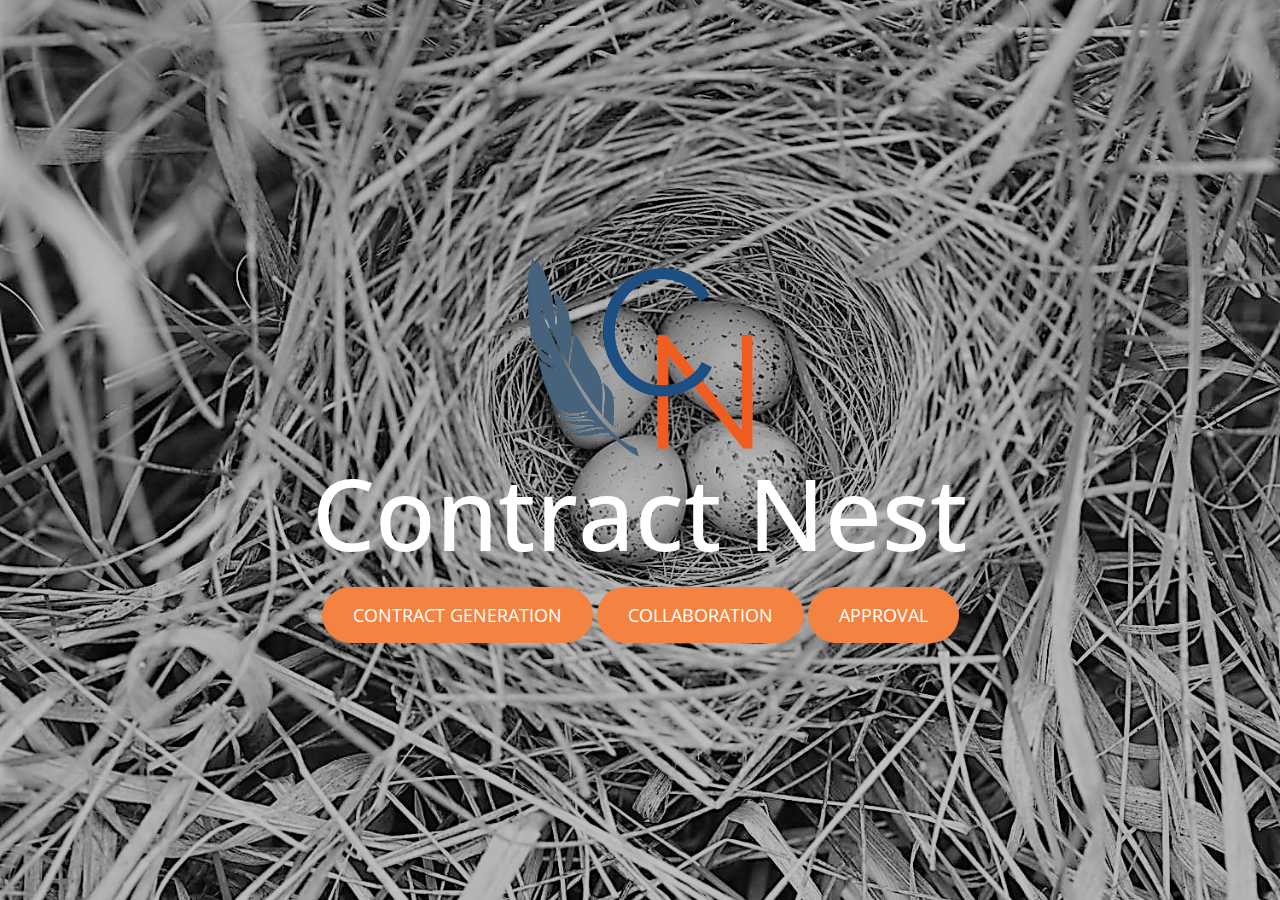
<file: index.html>
<!DOCTYPE html>
<!-- Template by Quackit.com -->
<!-- Images by various sources under the Creative Commons CC0 license and/or the Creative Commons Zero license. 
Although you can use them, for a more unique website, replace these images with your own. -->
<html lang="en">

<head>

    <meta charset="utf-8">
    <meta http-equiv="X-UA-Compatible" content="IE=edge">
    <meta name="viewport" content="width=device-width, initial-scale=1">
    <!-- The above 3 meta tags *must* come first in the head; any other head content must come *after* these tags -->

    <title>Contract Nest</title>

    <!-- Bootstrap Core CSS -->
    <link href="css/bootstrap.min.css" rel="stylesheet">

    <!-- Custom CSS: You can use this stylesheet to override any Bootstrap styles and/or apply your own styles -->
    <link href="css/custom.css" rel="stylesheet">

    <!-- HTML5 Shim and Respond.js IE8 support of HTML5 elements and media queries -->
    <!-- WARNING: Respond.js doesn't work if you view the page via file:// -->
    <!--[if lt IE 9]>
        <script src="https://oss.maxcdn.com/libs/html5shiv/3.7.0/html5shiv.js"></script>
        <script src="https://oss.maxcdn.com/libs/respond.js/1.4.2/respond.min.js"></script>
    <![endif]-->

    <!-- Custom Fonts from Google -->
    <link href='http://fonts.googleapis.com/css?family=Open+Sans:300italic,400italic,600italic,700italic,800italic,400,300,600,700,800' rel='stylesheet' type='text/css'>
     <link rel="icon" href="favicon.png" type="image/png"> 
</head>

<body>


	<!-- Header -->
    <header>
        <div class="header-content">
            <div class="header-content-inner">
                <img src="favicon.png" style="height: 200px; text-align: left" alt="hello">
                <h1> Contract Nest</h1>
                

                <a class="btn btn-primary btn-lg" href="http://contractnest.com/creation-demo/index.html" data-mode="1" target="_blank">Contract Generation</a>
                <a class="btn btn-primary btn-lg" href="http://contractnest.com/approval-demo/page_2.html" data-mode="1" target="_blank">Collaboration</a>
                <a class="btn btn-primary btn-lg" href="http://contractnest.com/approval-demo/home.html" data-mode="1" target="_blank">Approval</a>

            </div>
        </div>
    </header>


    
    <!-- jQuery -->
    <script src="js/jquery-1.11.3.min.js"></script>

    <!-- Bootstrap Core JavaScript -->
    <script src="js/bootstrap.min.js"></script>

    <!-- Plugin JavaScript -->
    <script src="js/jquery.easing.min.js"></script>
    
    <!-- Custom Javascript -->
    <script src="js/custom.js"></script>

</body>

</html>
</file>
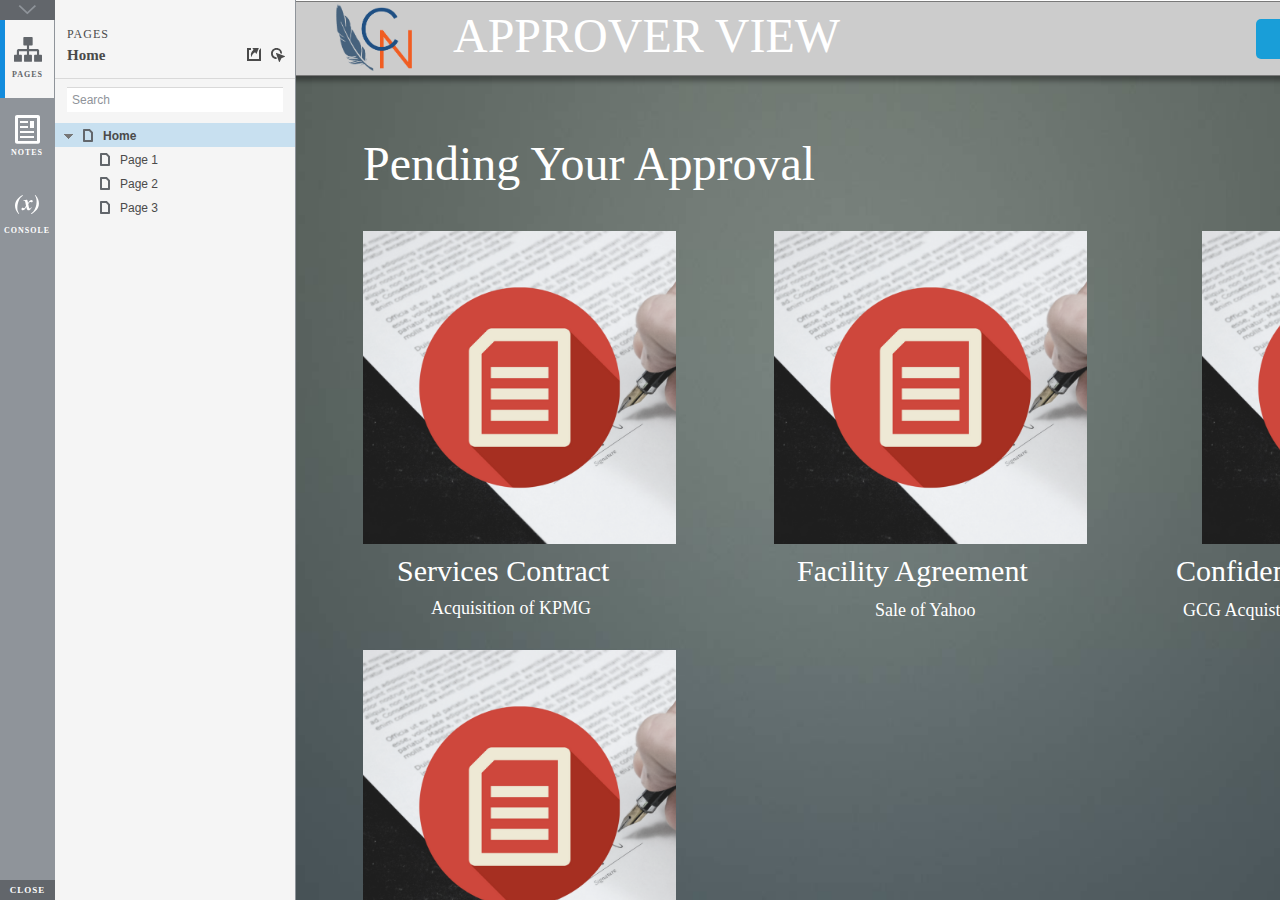
<file: approval-demo/index.html>
<!DOCTYPE html>
<html xmlns="http://www.w3.org/1999/xhtml" xml:lang="en" lang="en">
<head>
    <title>Untitled Document</title>
    <meta http-equiv="X-UA-Compatible" content="IE=edge"/>
    <meta http-equiv="content-type" content="text/html; charset=utf-8" />
    <meta name="viewport" content="width=device-width, initial-scale=1.0" />
    <meta name="apple-mobile-web-app-capable" content="yes" />
    <link type="text/css" href="resources/css/reset.css" rel="Stylesheet" />
    <link type="text/css" href="resources/css/default.css" rel="Stylesheet" />
    <!--<link href='https://fonts.googleapis.com/css?family=Nunito:300' rel='stylesheet' type='text/css'>-->

    <script type="text/javascript">
        if (location.href.toString().indexOf('file://localhost/') == 0) {
            location.href = location.href.toString().replace('file://localhost/', 'file:///');
        }
    </script>

    <!-- 8.0.0.3338 -->
<script src="resources/scripts/jquery-1.7.1.min.js"></script>
<script src="resources/scripts/startPre.js"></script>
<script src="data/document.js"></script>

    <style type="text/css">

#outerContainer {
	width:1000px;
	height:1500px;
}

.vsplitbar {
    width: 3px;
    /*background: #B9B9B9;*/
    border-right: 1px solid #8f949a;
}

.vsplitbar:hover, .vsplitbar.active {
    background: #8f949a;
}

#rightPanel {
    background-color: White;
}

/*#leftPanel {
    min-width: 120px;
}*/

.splitterMask {
   position:absolute;
   top: 0;
   left: 0;
   width: 100%;
   height: 100%;
   overflow: hidden;
   background-image: url(resources/images/transparent.gif);
   z-index: 20000;
}

    </style>
    <script type="text/javascript" language="JavaScript"><!--
        var SITEMAP_COLLAPSE_VAR_NAME = 'c';
        var PLUGIN_VAR_NAME = 'g';
        var FOOTNOTES_VAR_NAME = 'fn';
        var ADAPTIVE_VIEW_VAR_NAME = 'view';
        var lastLeftPanelWidth = 295;
        var toolBarOnly = true;

        // isolate scope
        (function() {
            setUpController();
            
            var configuration = $axure.document.configuration;
            var _settings = {};
            _settings.projectId = configuration.prototypeId;
            _settings.isAxshare = configuration.isAxshare;
            _settings.loadFeedbackPlugin = configuration.loadFeedbackPlugin;
            var cHash = getHashStringVar(SITEMAP_COLLAPSE_VAR_NAME);
            _settings.startCollapsed = cHash == "1";
            if(cHash == "2") closePlayer();
            var gHash = getHashStringVar(PLUGIN_VAR_NAME);
            if(gHash == "") gHash = 1;
            _settings.startPluginGid = gHash;

            $axure.player.settings = _settings;

            $(window).bind('load', function() {
                if(CHROME_5_LOCAL && !$('body').attr('pluginDetected')) {
                    window.location = 'resources/chrome/chrome.html';
                }
            });

            $(document).ready(function() {
                $axure.page.bind('load.start', mainFrame_onload);
                $axure.messageCenter.addMessageListener(messageCenter_message);

                $(document).on('pluginShown', function (event, data) {
                    setVarInCurrentUrlHash('g', data ? data : '');
                });

                $(document).on('pluginCreated', function(event, data) {
                    if($axure.player.settings.startPluginGid == data) {
                        $axure.player.showPlugin(data);
                    }
                });

                if($axure.player.settings.loadFeedbackPlugin) {
                    if($axure.player.settings.isAxshare) {
                        $axure.utils.loadJS('/Scripts/plugins/feedback/feedback8.js');
                    } else {
                        $axure.utils.loadJS('http://share.axure.com/Scripts/plugins/feedback/feedback8.js');
                    }
                }

                if(navigator.userAgent.indexOf("MSIE") >= 0) $('#outerContainer').width('100%');
                initialize();
                if($axure.player.settings.startCollapsed) $('#outerContainer').splitter({ sizeLeft: 0 });
                else $('#outerContainer').splitter({ sizeLeft: lastLeftPanelWidth });
                $('#leftPanel').width(lastLeftPanelWidth);
                
                $(window).resize(function() { resizeContent(); });

                $('#maximizePanelContainer').hide();

                initializeLogo();

                $(window).resize();
                resizeContent();
                
                $axure.player.collapseToBar();

                if($axure.player.settings.startCollapsed) {
                    collapse();
                    $('#leftPanel').width(0);
                }

                if(MOBILE_DEVICE) {
                    $('#interfaceControlFrameMinimizeContainer').height('45px');
                    $('#interfaceControlFrameMinimizeContainer a').height('45px');
                    $('#interfaceControlFrameHeaderContainer').css('margin-top','45px');
                    $('#interfaceControlFrameCloseContainer a').css('padding','10px 0px');
                    $('#maximizePanelContainer').height('45px');//.css('top','inherit').css('bottom','0px');

                    $('body').removeClass('hashover');

                    if(IOS) {
                        $('#rightPanel').css('overflow', 'auto').css('-webkit-overflow-scrolling', 'touch').css('-ms-overflow-x', 'hidden');

                        window.addEventListener("orientationchange", function() {
                            var viewport = document.querySelector("meta[name=viewport]");
                            //so iOS doesn't zoom when switching back to portrait
                            viewport.setAttribute('content', 'width=device-width, initial-scale=1.0, maximum-scale=1.0');
                            viewport.setAttribute('content', 'width=device-width, initial-scale=1.0');
                            resizeContent();
                        }, false);

                        $axure.page.bind('load.start', function() {
                            resizeContent();
                        });
                    }
                }

            });

            function initialize() {
                var legacyQString = getQueryString("Page");
                if (legacyQString.length > 0) {
                    location.href = location.href.substring(0, location.href.indexOf("?")) + "#p=" + legacyQString;
                    return;
                }

                var mainFrame = document.getElementById("mainFrame");
                mainFrame.contentWindow.location.href = getInitialUrl();
            }

            function initializeLogo() {
                if($axure.document.configuration.logoImagePath) {
                    var image = new Image();
                    image.onload = function() {
                        $('#logoImage').css('max-width', this.width + 'px');
                        $axure.player.resizeContent();
                    };
                    image.src = $axure.document.configuration.logoImagePath;
                
                    $('#interfaceControlFrameLogoImageContainer').html('<img id="logoImage" src="" />');
                    $('#logoImage').attr('src', $axure.document.configuration.logoImagePath).load(function() { resizeContent(); });
                } else $('#interfaceControlFrameLogoImageContainer').hide();

                if ($axure.document.configuration.logoImageCaption) {
                    $('#interfaceControlFrameLogoCaptionContainer').html($axure.document.configuration.logoImageCaption);
                } else $('#interfaceControlFrameLogoCaptionContainer').hide();

                if(!$('#interfaceControlFrameLogoImageContainer').is(':visible') && !$('#interfaceControlFrameLogoCaptionContainer').is(':visible')) {
                    $('#interfaceControlFrameLogoContainer').hide();
                }
            }

            var resizeContent = $axure.player.resizeContent = function() {
                var newHeight = $(window).height();
                var newWidth = $(window).width();

                var controlContainerHeight = newHeight;// - 30;
                if($('#interfaceControlFrameLogoContainer').is(':visible')) controlContainerHeight -= $('#interfaceControlFrameLogoContainer').outerHeight();// + 16;

                $('#outerContainer').height(newHeight).width(newWidth);
                $('.vsplitbar').height(newHeight);
                $('#leftPanel').height(newHeight);
                $('#interfaceControlFrame').height(newHeight);
                $('#interfaceControlFrameContainer').height(newHeight);
                $('#interfaceControlFrameHostContainer').height(controlContainerHeight);

                $('#rightPanel').height(newHeight);
                $('#mainFrame').height(newHeight);

                if($('#leftPanel').is(':visible')) $('#rightPanel').width($(window).width() - $('#leftPanel').width() - 1);// $('.vsplitbar').width());
                else $('#rightPanel').width($(window).width());

                $(document).trigger('ContainerHeightChange',[controlContainerHeight]);

                if(MOBILE_DEVICE) {
                    if(!(getHashStringVar(ADAPTIVE_VIEW_VAR_NAME).length > 0)) $axure.messageCenter.postMessage('setAdaptiveViewForSize', {'width':newWidth, 'height':$('#rightPanel').height()});
                }
            }

            var collapseToBar = $axure.player.collapseToBar = function() {
                lastLeftPanelWidth = $('#leftPanel').width();
                $('#leftPanel').width('55px');
                $('.vsplitbar').hide();
                $('#rightPanel').width($(window).width() - $('#leftPanel').width());
                $(window).resize();
                $('#outerContainer').trigger('resize');
                toolBarOnly = true;
            }

            var expandFromBar = $axure.player.expandFromBar = function() {
                if($('.vsplitbar').is(':visible')) return;

                $('#leftPanel').width(lastLeftPanelWidth);
                $('.vsplitbar').show();
                $('#rightPanel').width($(window).width() - $('#leftPanel').width() - 1);// $('.vsplitbar').width());
                $(window).resize();
                $('#outerContainer').trigger('resize');
                toolBarOnly = false;
            }

        })();

        function messageCenter_message(message, data) {
            if(message == 'expandFrame') expand();
            else if(message == 'getCollapseFrameOnLoad' && $axure.player.settings.startCollapsed && !MOBILE_DEVICE) $axure.messageCenter.postMessage('collapseFrameOnLoad');
        }

        
        function getInitialUrl() {
            var pageName = getHashStringVar("p");
            if(pageName.length > 0) return pageName + ".html";
            else {
                var url = getFirstPageUrl($axure.document.sitemap.rootNodes);
                return (url ? url : "about:blank");
            }
        }

        function getFirstPageUrl(nodes) {
            for (var i = 0; i < nodes.length; i++) {
                var node = nodes[i];
                if (node.url) return node.url;
                else {
                    var hasChildren = (node.children && node.children.length > 0);
                    if (hasChildren) {
                        var url = getFirstPageUrl(node.children);
                        if (url) return url;
                    }
                }
            }
            return null;
        }

        function closePlayer() {
            if($axure.page.location) window.location.href = $axure.page.location;
            else {
                var pageFile = getInitialUrl();
                var currentLocation = window.location.toString();
                window.location.href = currentLocation.substr(0, currentLocation.lastIndexOf("/") + 1) + pageFile;
            }
        }

        function replaceHash(newHash) {
            var currentLocWithoutHash = window.location.toString().split('#')[0];

            //We use replace so that every hash change doesn't get appended to the history stack.
            //We use replaceState in browsers that support it, else replace the location
            if(typeof window.history.replaceState != 'undefined') {
                try {
                    //Chrome 45 (Version 45.0.2454.85 m) started throwing an error here when generated locally (this only happens with sitemap open) which broke all interactions.
                    //try catch breaks the url adjusting nicely when the sitemap is open, but all interactions and forward and back buttons work.
                    //Uncaught SecurityError: Failed to execute 'replaceState' on 'History': A history state object with URL 'file:///C:/Users/Ian/Documents/Axure/HTML/Untitled/start.html#p=home' cannot be created in a document with origin 'null'.
                    window.history.replaceState(null, null, currentLocWithoutHash + newHash);
                } catch(ex) {}
            } else {
                window.location.replace(currentLocWithoutHash + newHash);
            }
        }

        function collapse() {
            setVarInCurrentUrlHash('c', 1);
            if(!toolBarOnly) lastLeftPanelWidth = $('#leftPanel').width();

            $('#maximizePanelContainer').show();
            $('#leftPanel').hide();
            $('.vsplitbar').hide();
            $('#rightPanel').width($(window).width());
            $(window).resize();
            $('#outerContainer').trigger('resize');

            $(document).trigger('sidebarCollapse');

            if(MOBILE_DEVICE) {
                $('#maximizePanelContainer').animate({
                    top:$('#rightPanel').height() - $('#maximizePanelContainer').height()
                }, 300, 'swing', function() {
                    $('#maximizePanelContainer').css('top', 'inherit').css('bottom', '0px');
                });
            }
        }

        function expand() {
            if(MOBILE_DEVICE) {
                $('#maximizePanelContainer').css('top', '0px').css('bottom', 'inherit');
            }

            deleteVarFromCurrentUrlHash('c');
            $('#maximizePanelContainer').hide();
            $('#leftPanel').width(lastLeftPanelWidth);
            $('#leftPanel').show();
            if(!toolBarOnly) {
                $('.vsplitbar').show();
                $('#rightPanel').width($(window).width() - $('#leftPanel').width() - 1);
            } else {
                $axure.player.collapseToBar();
            }
            $(window).resize();
            $('#outerContainer').trigger('resize');

            $(document).trigger('sidebarExpanded');
        }


        function mainFrame_onload() {
            if($axure.page.pageName) document.title = $axure.page.pageName;
        }

        function getQueryString(query) {
            var qstring = self.location.href.split("?");
            if(qstring.length < 2) return "";
            return GetParameter(qstring, query);
        }
        
        function GetParameter(qstring, query) {
            var prms = qstring[1].split("&");
            var frmelements = new Array();
            var currprmeter, querystr = "";

            for(var i = 0; i < prms.length; i++) {
                currprmeter = prms[i].split("=");
                frmelements[i] = new Array();
                frmelements[i][0] = currprmeter[0];
                frmelements[i][1] = currprmeter[1];
            }

            for(j = 0; j < frmelements.length; j++) {
                if(frmelements[j][0].toLowerCase() == query.toLowerCase()) {
                    querystr = frmelements[j][1];
                    break;
                }
            }
            return querystr;
        }
        
        function getHashStringVar(query) {
            var qstring = self.location.href.split("#");
            if(qstring.length < 2) return "";
            return GetParameter(qstring, query);
        }

        function setHashStringVar(currentHash, varName, varVal) {
            var varWithEqual = varName + '=';
            var poundVarWithEqual = varVal === '' ? '' :  '#' + varName + '=' + varVal;
            var ampVarWithEqual = varVal === '' ? '' :  '&' + varName + '=' + varVal;
            var hashToSet = '';

            var pageIndex = currentHash.indexOf('#' + varWithEqual);
            if(pageIndex == -1) pageIndex = currentHash.indexOf('&' + varWithEqual);
            if(pageIndex != -1) {
                var newHash = currentHash.substring(0, pageIndex);

                newHash = newHash == '' ? poundVarWithEqual : newHash + ampVarWithEqual;

                var ampIndex = currentHash.indexOf('&', pageIndex + 1);
                if(ampIndex != -1) {
                    newHash = newHash == '' ? '#' + currentHash.substring(ampIndex + 1) : newHash + currentHash.substring(ampIndex);
                }
                hashToSet = newHash;
            } else if(currentHash.indexOf('#') != -1) {
                hashToSet = currentHash + ampVarWithEqual;
            } else {
                hashToSet = poundVarWithEqual;
            }

            if(hashToSet != '' || varVal == '') {
                return hashToSet;
            }

            return null;
        }

        function setVarInCurrentUrlHash(varName, varVal) {
            var newHash = setHashStringVar(window.location.hash, varName, varVal);

            if(newHash != null) {
                replaceHash(newHash);
            }
        }

        function deleteHashStringVar(currentHash, varName) {
            var varWithEqual = varName + '=';

            var pageIndex = currentHash.indexOf('#' + varWithEqual);
            if(pageIndex == -1) pageIndex = currentHash.indexOf('&' + varWithEqual);
            if(pageIndex != -1) {
                var newHash = currentHash.substring(0, pageIndex);

                var ampIndex = currentHash.indexOf('&', pageIndex + 1);

                //IF begin of string....if none blank, ELSE # instead of & and rest
                //IF in string....prefix + if none blank, ELSE &-rest
                if(newHash == '') { //beginning of string
                    newHash = ampIndex != -1 ? '#' + currentHash.substring(ampIndex + 1) : '';
                } else { //somewhere in the middle
                    newHash = newHash + (ampIndex != -1 ? currentHash.substring(ampIndex) : '');
                }

                return newHash;
            }

            return null;
        }

        function deleteVarFromCurrentUrlHash(varName) {
            var newHash = deleteHashStringVar(window.location.hash, varName);

            if(newHash != null) {
                replaceHash(newHash);
            }
        }
    --></script>
    
    <link type="text/css" rel="Stylesheet" href="plugins/sitemap/styles/sitemap.css" />
    <link type="text/css" rel="Stylesheet" href="plugins/page_notes/styles/page_notes.css" />
    <link type="text/css" rel="Stylesheet" href="plugins/debug/styles/debug.css" />
    <script src="resources/scripts/startPost.js"></script>


    <!--<link type="text/css" rel="Stylesheet" href="plugins/recordplay/styles/recordplay.css" />
    <script type="text/javascript" src="plugins/recordplay/recordplay.js"></script>-->
    

</head>
<body scroll="no" class="hashover">
    <div id="outerContainer">

        <div id="leftPanel">
            <div id="interfaceControlFrame">
                <div id="interfaceControlFrameMinimizeContainer">
                    <a title="Collapse" id="interfaceControlFrameMinimizeButton" onclick="collapse();">&nbsp;</a>
                </div>
                <div id="interfaceControlFrameHeaderContainer">
                    <ul id="interfaceControlFrameHeader"></ul>
                </div>
                <div id="interfaceControlFrameContainer">
                    <div id="interfaceControlFrameLogoContainer">
                        <div id="interfaceControlFrameLogoImageContainer"></div>
                        <div id="interfaceControlFrameLogoCaptionContainer"></div>
                    </div>
                    <div id="interfaceControlFrameHostContainer">
                    </div>
                </div>
                <div id="interfaceControlFrameCloseContainer">
                    <a title="Close" id="interfaceControlFrameCloseButton" onclick="closePlayer();">CLOSE</a>
                </div>
            </div>
        </div>
        <div id="rightPanel">
            <iframe id="mainFrame" name="mainFrame" width="100%" height="100%" src="" frameborder="0" style="display: block;" webkitallowfullscreen mozallowfullscreen allowfullscreen></iframe>
        </div>

    </div>

    <div id="maximizePanelContainer">
        <iframe id="expandFrame" src="resources/expand.html" width="100%" height="100%" scrolling="no" allowtransparency="true" frameborder="0"></iframe>
    </div>

</body>
</html>
</file>
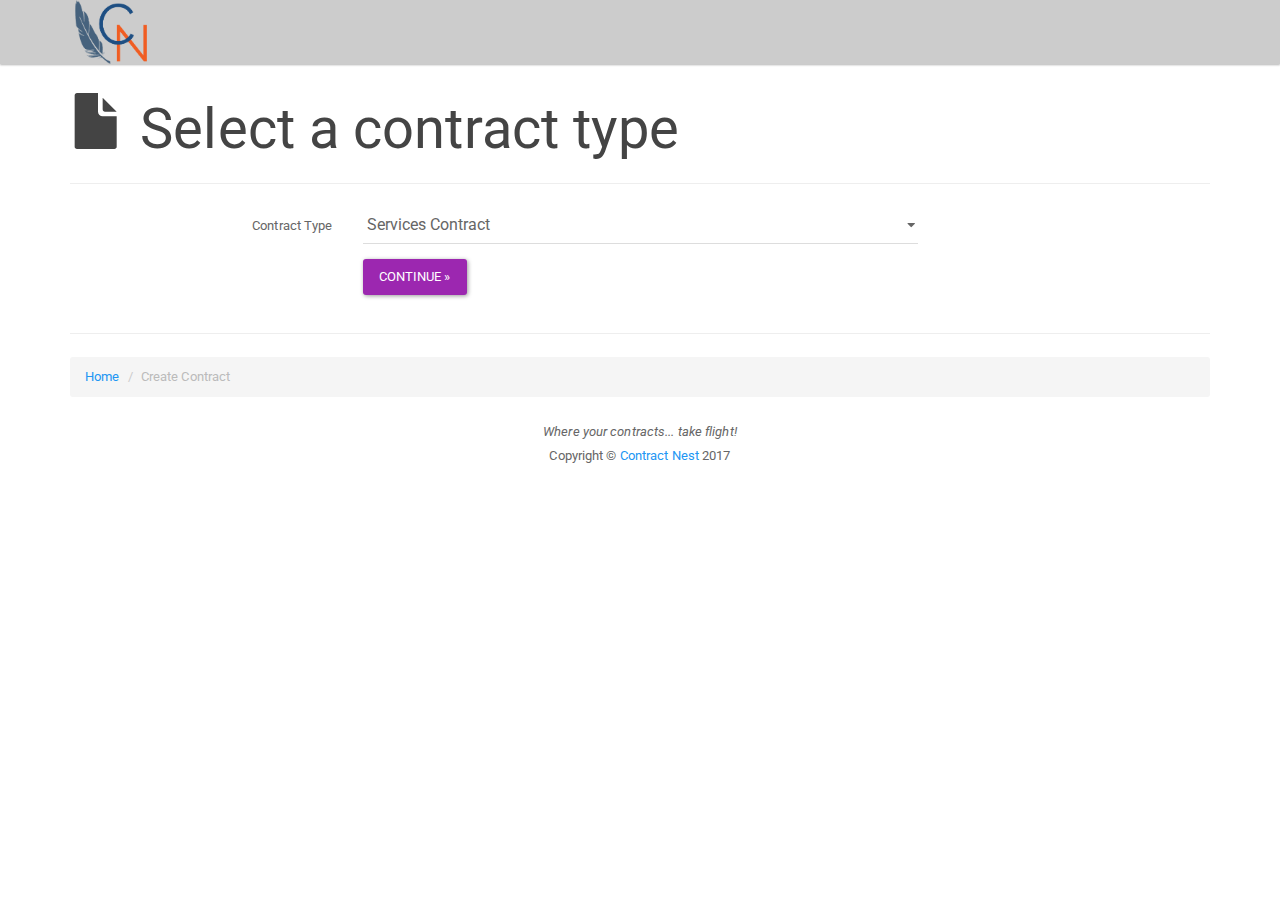
<file: creation-demo/index.html>
<!DOCTYPE html>
<html lang="en">
<head>
    <meta charset="utf-8">
    <meta http-equiv="X-UA-Compatible" content="IE=edge">
    <meta name="viewport" content="width=device-width, initial-scale=1">
    <title>Contract Nest</title>
    <link href="favicon.ico" rel="shortcut icon" type="image/x-icon">
    <link href="css/bootstrap.min.css" rel="stylesheet">
    <link href="css/trumbowyg.min.css" rel="stylesheet">
    <link href="css/app.css" rel="stylesheet">
</head>
<body>
    <nav class="navbar navbar-inverse navbar-fixed-top" role="navigation">
        <div class="container">
            <div class="navbar-header">
                <button type="button" class="navbar-toggle collapsed" data-toggle="collapse" data-target="#top-navbar" aria-expanded="false">
                    <span class="sr-only">Toggle navigation</span>
                    <span class="icon-bar"></span>
                    <span class="icon-bar"></span>
                    <span class="icon-bar"></span>
                </button>
                <a class="navbar-brand" href="index.html">&nbsp;</a>
            </div>
            <div class="collapse navbar-collapse" id="top-navbar"></div>
        </div>
    </nav>

    <div class="container" id="content">
        <div class="row" id="Step1">
            <main class="col-sm-12" role="main">
                <div class="row">
                    <div class="col-sm-12">
                        <div class="page-header">
                            <h1><span class="glyphicon glyphicon-file"></span> Select a contract type</h1>
                        </div>
                    </div>
                </div>
                <div class="row">
                    <div class="col-sm-12">
                        <form class="form-horizontal">
                            <div class="form-group">
                                <label for="ContractType" class="col-sm-3 control-label">Contract Type</label>
                                <div class="col-sm-6">
                                    <select id="ContractType" class="form-control">
                                        <option disabled>&nbsp;-- HIGH-LEVEL PROCUREMENT --</option>
                                        <option disabled>&nbsp;Complex Procurement Contract</option>
                                        <option disabled>&nbsp;Support Procurement Contract</option>
                                        <option disabled>&nbsp;</option>
                                        <option disabled>&nbsp;-- MID-LEVEL PROCUREMENT --</option>
                                        <option disabled>&nbsp;Support Contract</option>
                                        <option selected>&nbsp;Services Contract</option>
                                        <option disabled>&nbsp;Standing Offer for Goods</option>
                                        <option disabled>&nbsp;Standing Offer for Services</option>
                                        <option disabled>&nbsp;</option>
                                        <option disabled>&nbsp;-- LOW-LEVEL PROCUREMENT --</option>
                                        <option disabled>&nbsp;Standing Offer for Goods and Maintenance Services</option>
                                        <option disabled>&nbsp;Shortform Goods Contract</option>
                                        <option disabled>&nbsp;Shortform Services Contract</option>
                                    </select>
                                </div>
                                <div class="col-sm-3"></div>
                            </div>
                            <div class="form-group">
                                <div class="col-sm-6 col-sm-offset-3">
                                    <button type="button" class="btn btn-info" id="Step1Continue">Continue &raquo;</button>
                                </div>
                            </div>
                        </form>
                    </div>
                </div>
            </main>
        </div>

        <div class="row" id="Step2" style="display: none;">
            <main class="col-sm-12" role="main">
                <div class="row">
                    <div class="col-sm-12">
                        <div class="page-header">
                            <h1><span class="glyphicon glyphicon-pencil"></span> Services Contract</h1>
                        </div>
                    </div>
                </div>
                <div class="row">
                    <div class="col-sm-6 col-sm-offset-3">
                        <h2 class="h4">1. Roles and Responsibilities</h2>
                    </div>
                </div>
                <div class="row">
                    <div class="col-sm-3">
                        <div class="panel panel-info gutter-para" id="Step2Para1_1Left" style="display: none; opacity: 0.5;">
                            <div class="panel-heading">Panel heading without title</div>
                            <div class="panel-body">
                                Panel content
                            </div>
                        </div>
                    </div>
                    <div class="col-sm-6" id="Step2Para1_1">
                        <h3 class="h5"><span>1.1. Contract Representatives</span></h3>
                        <div>
                            <p></p>
                        </div>
                    </div>
                    <div class="col-sm-3">
                        <div class="panel panel-info gutter-para" id="Step2Para1_1Right" style="display: none; opacity: 0.5;">
                            <div class="panel-heading">Panel heading without title</div>
                            <div class="panel-body">
                                Panel content
                            </div>
                        </div>
                    </div>
                </div>
                <div class="row">
                    <div class="col-sm-3">
                        <div class="panel panel-info gutter-para" id="Step2Para1_2Left" style="display: none; opacity: 0.5;">
                            <div class="panel-heading">Panel heading without title</div>
                            <div class="panel-body">
                                Panel content
                            </div>
                        </div>
                    </div>
                    <div class="col-sm-6" id="Step2Para1_2">
                        <h3 class="h5"><span>1.2. Notices</span></h3>
                        <div>
                            <p></p>
                        </div>
                    </div>
                    <div class="col-sm-3">
                        <div class="panel panel-info gutter-para" id="Step2Para1_2Right" style="display: none; opacity: 0.5;">
                            <div class="panel-heading">Panel heading without title</div>
                            <div class="panel-body">
                                Panel content
                            </div>
                        </div>
                    </div>
                </div>
                <div class="row">
                    <div class="col-sm-6 col-sm-offset-3">
                        <h2 class="h4">2. Provision of the Services</h2>
                    </div>
                </div>
                <div class="row">
                    <div class="col-sm-3">
                        <div class="panel panel-info gutter-para" id="Step2Para2_1Left" style="display: none; opacity: 0.5;">
                            <div class="panel-heading">Panel heading without title</div>
                            <div class="panel-body">
                                Panel content
                            </div>
                        </div>
                    </div>
                    <div class="col-sm-6" id="Step2Para2_1">
                        <h3 class="h5"><span>2.1. Design</span></h3>
                        <div>
                            <p></p>
                        </div>
                    </div>
                    <div class="col-sm-3">
                        <div class="panel panel-info gutter-para" id="Step2Para2_1Right" style="display: none; opacity: 0.5;">
                            <div class="panel-heading">Panel heading without title</div>
                            <div class="panel-body">
                                Panel content
                            </div>
                        </div>
                    </div>
                </div>
                <div class="row">
                    <div class="col-sm-3">
                        <div class="panel panel-info gutter-para" id="Step2Para2_2Left" style="display: none; opacity: 0.5;">
                            <div class="panel-heading">Panel heading without title</div>
                            <div class="panel-body">
                                Panel content
                            </div>
                        </div>
                    </div>
                    <div class="col-sm-6" id="Step2Para2_2">
                        <h3 class="h5"><span>2.2. Development</span></h3>
                        <div>
                            <p></p>
                        </div>
                    </div>
                    <div class="col-sm-3">
                        <div class="panel panel-info gutter-para" id="Step2Para2_2Right" style="display: none; opacity: 0.5;">
                            <div class="panel-heading">Panel heading without title</div>
                            <div class="panel-body">
                                Panel content
                            </div>
                        </div>
                    </div>
                </div>
                <div class="row">
                    <div class="col-sm-3">
                        <div class="panel panel-info gutter-para" id="Step2Para2_3Left" style="display: none; opacity: 0.5;">
                            <div class="panel-heading">Panel heading without title</div>
                            <div class="panel-body">
                                Panel content
                            </div>
                        </div>
                    </div>
                    <div class="col-sm-6" id="Step2Para2_3">
                        <h3 class="h5"><span>2.3. Production</span></h3>
                        <div>
                            <p></p>
                        </div>
                    </div>
                    <div class="col-sm-3">
                        <div class="panel panel-info gutter-para" id="Step2Para2_3Right" style="display: none; opacity: 0.5;">
                            <div class="panel-heading">Panel heading without title</div>
                            <div class="panel-body">
                                Panel content
                            </div>
                        </div>
                    </div>
                </div>
                <div class="row">
                    <div class="col-sm-6 col-sm-offset-3">
                        <h2 class="h4">3. Intellectual Property</h2>
                    </div>
                </div>
                <div class="row">
                    <div class="col-sm-3">
                        <div class="panel panel-info gutter-para" id="Step2Para3_1Left" style="display: none; opacity: 0.5;">
                            <div class="panel-heading">Panel heading without title</div>
                            <div class="panel-body">
                                Panel content
                            </div>
                        </div>
                    </div>
                    <div class="col-sm-6" id="Step2Para3_1">
                        <h3 class="h5"><span>3.1. Design</span></h3>
                        <div>
                            <p></p>
                        </div>
                    </div>
                    <div class="col-sm-3">
                        <div class="panel panel-info gutter-para" id="Step2Para3_1Right" style="display: none; opacity: 0.5;">
                            <div class="panel-heading">Panel heading without title</div>
                            <div class="panel-body">
                                Panel content
                            </div>
                        </div>
                    </div>
                </div>
                <div class="row">
                    <div class="col-sm-3">
                        <div class="panel panel-info gutter-para" id="Step2Para3_2Left" style="display: none; opacity: 0.5;">
                            <div class="panel-heading">Panel heading without title</div>
                            <div class="panel-body">
                                Panel content
                            </div>
                        </div>
                    </div>
                    <div class="col-sm-6" id="Step2Para3_2">
                        <h3 class="h5"><span>3.2. Intellectual Property Licence</span></h3>
                        <div>
                            <p></p>
                        </div>
                    </div>
                    <div class="col-sm-3">
                        <div class="panel panel-info gutter-para" id="Step2Para3_2Right" style="display: none; opacity: 0.5;">
                            <div class="panel-heading">Panel heading without title</div>
                            <div class="panel-body">
                                Panel content
                            </div>
                        </div>
                    </div>
                </div>
                <div class="row">
                    <div class="col-sm-3">
                        <div class="panel panel-info gutter-para" id="Step2Para3_3Left" style="display: none; opacity: 0.5;">
                            <div class="panel-heading">Panel heading without title</div>
                            <div class="panel-body">
                                Panel content
                            </div>
                        </div>
                    </div>
                    <div class="col-sm-6" id="Step2Para3_3">
                        <h3 class="h5"><span>3.3. Release to Third Parties</span></h3>
                        <div>
                            <p></p>
                        </div>
                    </div>
                    <div class="col-sm-3">
                        <div class="panel panel-info gutter-para" id="Step2Para3_3Right" style="display: none; opacity: 0.5;">
                            <div class="panel-heading">Panel heading without title</div>
                            <div class="panel-body">
                                Panel content
                            </div>
                        </div>
                    </div>
                </div>
                <div class="row">
                    <div class="col-sm-3">
                        <div class="panel panel-info gutter-para" id="Step2Para3_4Left" style="display: none; opacity: 0.5;">
                            <div class="panel-heading">Panel heading without title</div>
                            <div class="panel-body">
                                Panel content
                            </div>
                        </div>
                    </div>
                    <div class="col-sm-6" id="Step2Para3_4">
                        <h3 class="h5"><span>3.4. Moral Rights</span></h3>
                        <div>
                            <p></p>
                        </div>
                    </div>
                    <div class="col-sm-3">
                        <div class="panel panel-info gutter-para" id="Step2Para3_4Right" style="display: none; opacity: 0.5;">
                            <div class="panel-heading">Panel heading without title</div>
                            <div class="panel-body">
                                Panel content
                            </div>
                        </div>
                    </div>
                </div>
                <div class="row">
                    <div class="col-sm-6 col-sm-offset-3">
                        <h2 class="h4">4. Price and Payment</h2>
                    </div>
                </div>
                <div class="row">
                    <div class="col-sm-3">
                        <div class="panel panel-info gutter-para" id="Step2Para4_1Left" style="display: none; opacity: 0.5;">
                            <div class="panel-heading">Panel heading without title</div>
                            <div class="panel-body">
                                Panel content
                            </div>
                        </div>
                    </div>
                    <div class="col-sm-6" id="Step2Para4_1">
                        <h3 class="h5"><span>4.1. Price and Price Basis</span></h3>
                        <div>
                            <p></p>
                        </div>
                    </div>
                    <div class="col-sm-3">
                        <div class="panel panel-info gutter-para" id="Step2Para4_1Right" style="display: none; opacity: 0.5;">
                            <div class="panel-heading">Panel heading without title</div>
                            <div class="panel-body">
                                Panel content
                            </div>
                        </div>
                    </div>
                </div>
                <div class="row">
                    <div class="col-sm-3">
                        <div class="panel panel-info gutter-para" id="Step2Para4_2Left" style="display: none; opacity: 0.5;">
                            <div class="panel-heading">Panel heading without title</div>
                            <div class="panel-body">
                                Panel content
                            </div>
                        </div>
                    </div>
                    <div class="col-sm-6" id="Step2Para4_2">
                        <h3 class="h5"><span>4.2. Payment</span></h3>
                        <div>
                            <p></p>
                        </div>
                    </div>
                    <div class="col-sm-3">
                        <div class="panel panel-info gutter-para" id="Step2Para4_2Right" style="display: none; opacity: 0.5;">
                            <div class="panel-heading">Panel heading without title</div>
                            <div class="panel-body">
                                Panel content
                            </div>
                        </div>
                    </div>
                </div>
                <div class="row">
                    <div class="col-sm-3">
                        <div class="panel panel-info gutter-para" id="Step2Para4_3Left" style="display: none; opacity: 0.5;">
                            <div class="panel-heading">Panel heading without title</div>
                            <div class="panel-body">
                                Panel content
                            </div>
                        </div>
                    </div>
                    <div class="col-sm-6" id="Step2Para4_3">
                        <h3 class="h5"><span>4.3. Taxes and Duties</span></h3>
                        <div>
                            <p></p>
                        </div>
                    </div>
                    <div class="col-sm-3">
                        <div class="panel panel-info gutter-para" id="Step2Para4_3Right" style="display: none; opacity: 0.5;">
                            <div class="panel-heading">Panel heading without title</div>
                            <div class="panel-body">
                                Panel content
                            </div>
                        </div>
                    </div>
                </div>
                <div class="row">
                    <div class="col-sm-6 col-sm-offset-3">
                        <h2 class="h4">5. Insurance and Liability</h2>
                    </div>
                </div>
                <div class="row">
                    <div class="col-sm-3">
                        <div class="panel panel-info gutter-para" id="Step2Para5_1Left" style="display: none; opacity: 0.5;">
                            <div class="panel-heading">
                                Optional insertion if a time frame for payment is required
                                <button class="btn btn-default btn-xs" type="button" id="Step2Para5_1LeftAdd"><span class="glyphicon glyphicon-plus"></span> Add</button>
                            </div>
                            <div class="panel-body">
                                <p>The Contractor agrees to pay amounts due under this clause within <mark><b># insert timeframe #</b></mark> of demand from the Organisation.</p>
                            </div>
                        </div>
                    </div>
                    <div class="col-sm-6" id="Step2Para5_1">
                        <h3 class="h5"><span>5.1. Indemnity</span></h3>
                        <div class="row" id="Step2Para5_1_1">
                            <div class="col-sm-1">5.1.1.</div>
                            <div class="col-sm-11">
                                <div>
                                    <p>The Contractor shall indemnify the Organisation, its officers, employees and agents against liability, loss, damage, costs (on a solicitor and own client basis) and expenses arising out of or as a consequence of a default or unlawful or negligent act or omission on the part of the Contractor, its officers, employees, agents or Subcontractors. The Contractor’s liability to indemnify the Organisation shall be reduced proportionally to the extent that any act or omission on the part of the Organisation or any person acting through the Organisation contributed to the liability, loss, damage, costs or expenses.</p>
                                </div>
                            </div>
                        </div>
                        <div class="row" id="Step2Para5_1_2" style="display: none;">
                            <div class="col-sm-1">5.1.2.</div>
                            <div class="col-sm-11">
                                <div>
                                    <p>The Contractor agrees to pay amounts due under this clause within <b># insert timeframe #</b> of demand from the Organisation.</p>
                                </div>
                            </div>
                        </div>
                    </div>
                    <div class="col-sm-3">
                        <div class="panel panel-info gutter-para" id="Step2Para5_1Right" style="display: none; opacity: 0.5;">
                            <div class="panel-heading">Consult <b>Indemnity</b> Team</div>
                            <div class="panel-body">
                                <div class="list-group">
                                    <a href="#" class="list-group-item" data-next-step-id="Step3MA">
                                        <div class="media">
                                            <div class="media-left">
                                                <img class="media-object" src="img/MA.png" width="64">
                                            </div>
                                            <div class="media-body">
                                                <h5 class="list-group-item-heading media-heading">Matthew Zorito</h5>
                                                <p class="list-group-item-text">Commercial<br>mzorito@kwm.com</p>
                                            </div>
                                        </div>
                                    </a>
                                    <a href="#" class="list-group-item" data-next-step-id="Step3DN">
                                        <div class="media">
                                            <div class="media-left">
                                                <img class="media-object" src="img/DN.png" width="64">
                                            </div>
                                            <div class="media-body">
                                                <h5 class="list-group-item-heading media-heading">Danny Lavine</h5>
                                                <p class="list-group-item-text">Finance<br>dlavine@kwm.com</p>
                                            </div>
                                        </div>
                                    </a>
                                </div>
                            </div>
                        </div>
                    </div>
                </div>
                <div class="row">
                    <div class="col-sm-3">
                        <div class="panel panel-info gutter-para" id="Step2Para5_2Left" style="display: none; opacity: 0.5;">
                            <div class="panel-heading">Optional insurance provisions</div>
                            <div class="panel-body">
                                <ul>
                                    <li><button class="btn btn-default btn-xs" type="button"><span class="glyphicon glyphicon-plus"></span> Add</button>&nbsp;&nbsp;Marine (Hull) Insurance</li>
                                    <li><button class="btn btn-default btn-xs" type="button"><span class="glyphicon glyphicon-plus"></span> Add</button>&nbsp;&nbsp;Aviation Insurance</li>
                                    <li><button class="btn btn-default btn-xs" type="button"><span class="glyphicon glyphicon-plus"></span> Add</button>&nbsp;&nbsp;Transit Insurance</li>
                                </ul>
                            </div>
                        </div>
                    </div>
                    <div class="col-sm-6" id="Step2Para5_2">
                        <h3 class="h5"><span>5.2. Insurance</span></h3>
                        <div class="row">
                            <div class="col-sm-1">5.2.1.</div>
                            <div class="col-sm-11">
                                <p>Before commencing work under the Contract, the Contractor shall:</p>
                                <div class="row">
                                    <div class="col-sm-1">a.</div>
                                    <div class="col-sm-11">
                                        <p>be fully insured or registered with the appropriate statutory authority against liability for death of or injury to persons employed by the Contractor, including liability under statute and common law;</p>
                                    </div>
                                </div>
                                <div class="row">
                                    <div class="col-sm-1">b.</div>
                                    <div class="col-sm-11">
                                        <p>have public liability insurance for an amount of not less than ten million dollars [$10,000,000.00];</p>
                                    </div>
                                </div>
                            </div>
                        </div>
                        <div class="row" id="Step2Para5_2_2">
                            <div class="col-sm-1">5.2.2.</div>
                            <div class="col-sm-11">
                                <div>
                                    <p>The Contractor shall ensure each Subcontractor is insured against the Subcontractor’s corresponding liabilities.</p>
                                </div>
                            </div>
                        </div>
                        <div class="row" id="Step2Para5_2_3">
                            <div class="col-sm-1">5.2.3.</div>
                            <div class="col-sm-11">
                                <div>
                                    <p>The Contractor shall maintain the insurance or registration required under this clause 5.2 for the duration of the work under the Contract and for the obligations that survive expiry or termination of the Contract, shall ensure that cover is maintained for the period that those obligations survive expiry or termination or for a period as otherwise specified by the Organisation.  The Contractor shall, on request, produce satisfactory evidence of the insurance to the Organisation Representative.</p>
                                </div>
                            </div>
                        </div>
                    </div>
                    <div class="col-sm-3">
                        <div class="panel panel-info gutter-para" id="Step2Para5_2Right" style="display: none; opacity: 0.5;">
                            <div class="panel-heading">Consult <b>Insurance</b> Team</div>
                            <div class="panel-body">
                                <div class="list-group">
                                    <a href="#" class="list-group-item" data-next-step-id="Step3RP">
                                        <div class="media">
                                            <div class="media-left">
                                                <img class="media-object" src="img/RP.png" width="64">
                                            </div>
                                            <div class="media-body">
                                                <h5 class="list-group-item-heading media-heading">Rebecca Petterson</h5>
                                                <p class="list-group-item-text">Legal<br>prebecca@kwm.com</p>
                                            </div>
                                        </div>
                                    </a>
                                    <a href="#" class="list-group-item" data-next-step-id="Step3JS">
                                        <div class="media">
                                            <div class="media-left">
                                                <img class="media-object" src="img/JS.png" width="64">
                                            </div>
                                            <div class="media-body">
                                                <h5 class="list-group-item-heading media-heading">Jackson Smith</h5>
                                                <p class="list-group-item-text">Legal<br>jsmith@kwm.com</p>
                                            </div>
                                        </div>
                                    </a>
                                </div>
                            </div>
                        </div>
                    </div>
                </div>
                <div class="row">
                    <div class="col-sm-3">
                        <div class="panel panel-info gutter-para" id="Step2Para5_3Left" style="display: none; opacity: 0.5;">
                            <div class="panel-heading">Panel heading without title</div>
                            <div class="panel-body">
                                Panel content
                            </div>
                        </div>
                    </div>
                    <div class="col-sm-6" id="Step2Para5_3">
                        <h3 class="h5"><span>5.3. Intellectual Property Indemnity</span></h3>
                        <div>
                            <p></p>
                        </div>
                    </div>
                    <div class="col-sm-3">
                        <div class="panel panel-info gutter-para" id="Step2Para5_3Right" style="display: none; opacity: 0.5;">
                            <div class="panel-heading">Panel heading without title</div>
                            <div class="panel-body">
                                Panel content
                            </div>
                        </div>
                    </div>
                </div>
                <div class="row">
                    <div class="col-sm-6 col-sm-offset-3">
                        <h2 class="h4">6. Warranties</h2>
                    </div>
                </div>
                <div class="row">
                    <div class="col-sm-3">
                        <div class="panel panel-info gutter-para" id="Step2Para6_1Left" style="display: none; opacity: 0.5;">
                            <div class="panel-heading">Panel heading without title</div>
                            <div class="panel-body">
                                Panel content
                            </div>
                        </div>
                    </div>
                    <div class="col-sm-6" id="Step2Para6_1">
                        <h3 class="h5"><span>6.1. Fitness for Purpose</span></h3>
                        <div>
                            <p></p>
                        </div>
                    </div>
                    <div class="col-sm-3">
                        <div class="panel panel-info gutter-para" id="Step2Para6_1Right" style="display: none; opacity: 0.5;">
                            <div class="panel-heading">Panel heading without title</div>
                            <div class="panel-body">
                                Panel content
                            </div>
                        </div>
                    </div>
                </div>
                <div class="row">
                    <div class="col-sm-3">
                        <div class="panel panel-info gutter-para" id="Step2Para6_2Left" style="display: none; opacity: 0.5;">
                            <div class="panel-heading">Panel heading without title</div>
                            <div class="panel-body">
                                Panel content
                            </div>
                        </div>
                    </div>
                    <div class="col-sm-6" id="Step2Para6_2">
                        <h3 class="h5"><span>6.2. Warranties and Representations</span></h3>
                        <div>
                            <p></p>
                        </div>
                    </div>
                    <div class="col-sm-3">
                        <div class="panel panel-info gutter-para" id="Step2Para6_2Right" style="display: none; opacity: 0.5;">
                            <div class="panel-heading">Panel heading without title</div>
                            <div class="panel-body">
                                Panel content
                            </div>
                        </div>
                    </div>
                </div>
                <div class="row">
                    <div class="col-sm-3">
                        <div class="panel panel-info gutter-para" id="Step2Para6_3Left" style="display: none; opacity: 0.5;">
                            <div class="panel-heading">Panel heading without title</div>
                            <div class="panel-body">
                                Panel content
                            </div>
                        </div>
                    </div>
                    <div class="col-sm-6" id="Step2Para6_3">
                        <h3 class="h5"><span>6.3. Conflict of Interest</span></h3>
                        <div>
                            <p></p>
                        </div>
                    </div>
                    <div class="col-sm-3">
                        <div class="panel panel-info gutter-para" id="Step2Para6_3Right" style="display: none; opacity: 0.5;">
                            <div class="panel-heading">Panel heading without title</div>
                            <div class="panel-body">
                                Panel content
                            </div>
                        </div>
                    </div>
                </div>
                <div class="row">
                    <div class="col-sm-6 col-sm-offset-3">
                        <button type="button" class="btn btn-success" id="Step2Continue"><span class="glyphicon glyphicon-cloud-upload"></span> Hatch</button>
                    </div>
                </div>
            </main>
        </div>

        <div class="row" id="Step3" style="display: none;">
            <main class="col-sm-12" role="main">
                <div class="row">
                    <div class="col-sm-12">
                        <div class="page-header">
                            <h1><span class="glyphicon glyphicon-transfer"></span> Complete</h1>
                        </div>
                    </div>
                </div>
                <div class="row">
                    <div class="col-sm-12">
                        <p>Your collaborators have been notified.</p>
                        <div class="panel panel-default" id="Step3MA" style="display: none;">
                            <div class="panel-body">
                                <div class="media">
                                    <div class="media-left">
                                        <img class="media-object" src="img/MA.png" width="64">
                                    </div>
                                    <div class="media-body">
                                        <h5 class="list-group-item-heading media-heading">Matthew Zorito</h5>
                                        <p class="list-group-item-text">Commercial<br>mzorito@kwm.com</p>
                                    </div>
                                </div>
                            </div>
                        </div>
                        <div class="panel panel-default" id="Step3DN" style="display: none;">
                            <div class="panel-body">
                                <div class="media">
                                    <div class="media-left">
                                        <img class="media-object" src="img/DN.png" width="64">
                                    </div>
                                    <div class="media-body">
                                        <h5 class="list-group-item-heading media-heading">Danny Lavine</h5>
                                        <p class="list-group-item-text">Finance<br>dlavine@kwm.com</p>
                                    </div>
                                </div>
                            </div>
                        </div>
                        <div class="panel panel-default" id="Step3RP" style="display: none;">
                            <div class="panel-body">
                                <div class="media">
                                    <div class="media-left">
                                        <img class="media-object" src="img/RP.png" width="64">
                                    </div>
                                    <div class="media-body">
                                        <h5 class="list-group-item-heading media-heading">Rebecca Petterson</h5>
                                        <p class="list-group-item-text">Legal<br>prebecca@kwm.com</p>
                                    </div>
                                </div>
                            </div>
                        </div>
                        <div class="panel panel-default" id="Step3JS" style="display: none;">
                            <div class="panel-body">
                                <div class="media">
                                    <div class="media-left">
                                        <img class="media-object" src="img/JS.png" width="64">
                                    </div>
                                    <div class="media-body">
                                        <h5 class="list-group-item-heading media-heading">Jackson Smith</h5>
                                        <p class="list-group-item-text">Legal<br>jsmith@kwm.com</p>
                                    </div>
                                </div>
                            </div>
                        </div>
                    </div>
                </div>
            </main>
        </div>

        <div class="row">
            <footer class="col-sm-12" role="contentinfo">
                <hr />
                <ol class="breadcrumb">
                    <li><a href="#">Home</a></li>
                    <li class="active">Create Contract</li>
                </ol>
                <p class="text-center">
                    <em>Where your contracts... take flight!</em><br>
                    Copyright &copy; <a href="#">Contract Nest</a> 2017
                </p>
            </footer>
        </div>
    </div>

    <script src="js/jquery.min.js"></script>
    <script src="js/bootstrap.min.js"></script>
    <script src="js/trumbowyg.min.js"></script>
    <script src="js/app.js"></script>
</body>
</html>
</file>
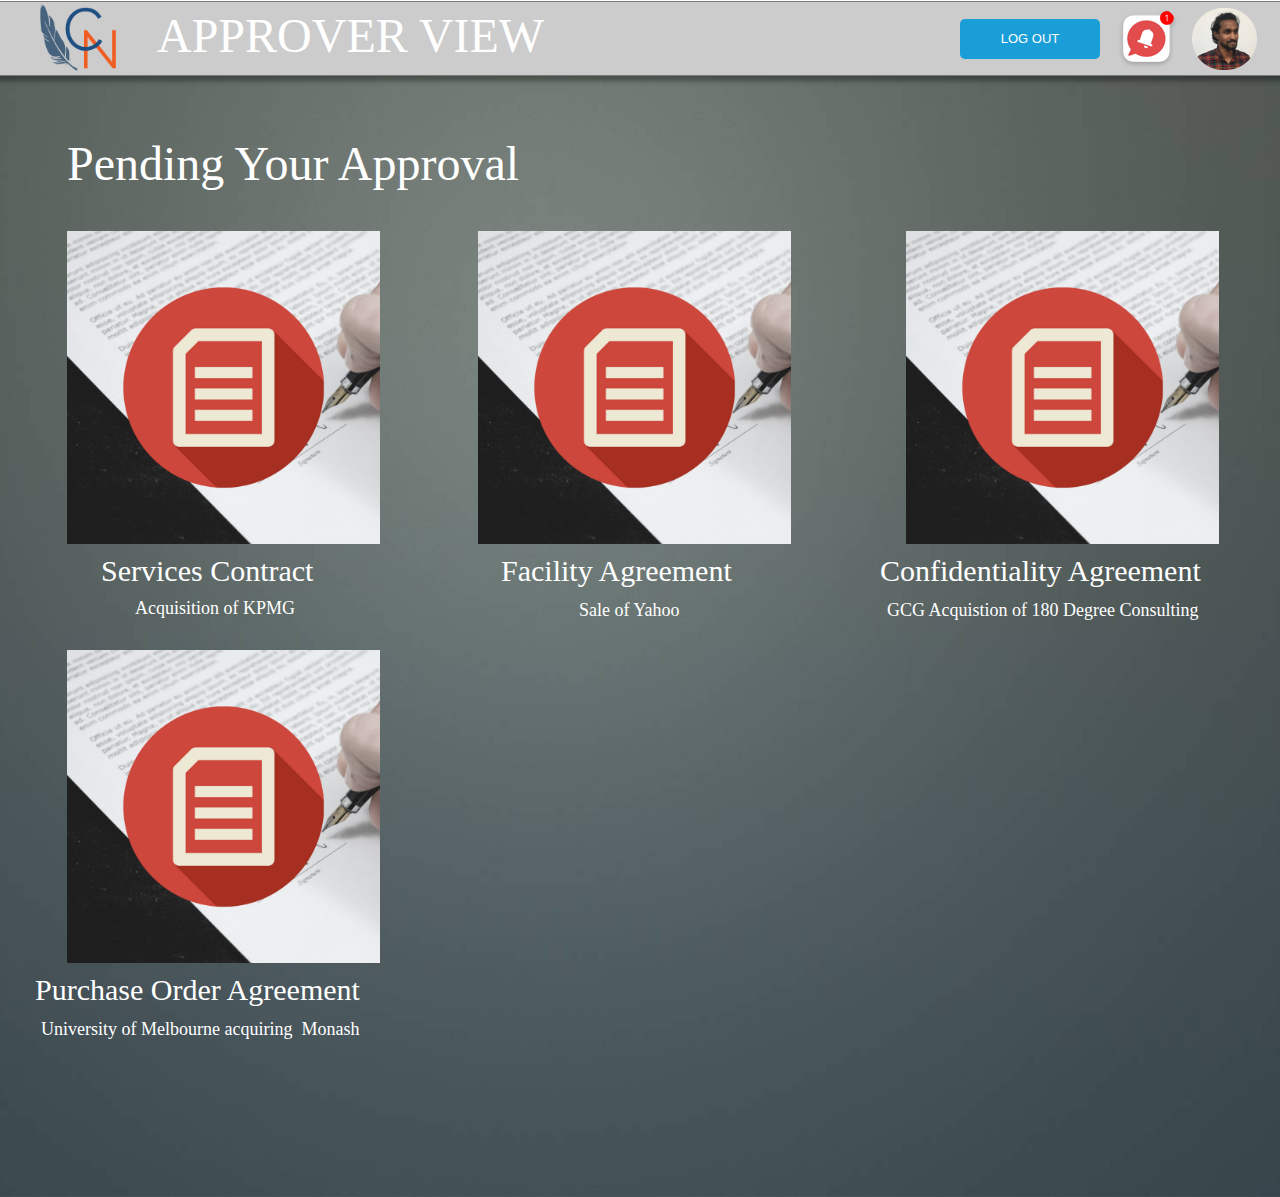
<file: approval-demo/home.html>
﻿<!DOCTYPE html>
<html>
  <head>
    <title>Home</title>
    <meta http-equiv="X-UA-Compatible" content="IE=edge"/>
    <meta http-equiv="content-type" content="text/html; charset=utf-8"/>
    <meta name="apple-mobile-web-app-capable" content="yes"/>
    <link href="resources/css/jquery-ui-themes.css" type="text/css" rel="stylesheet"/>
    <link href="resources/css/axure_rp_page.css" type="text/css" rel="stylesheet"/>
    <link href="data/styles.css" type="text/css" rel="stylesheet"/>
    <link href="files/home/styles.css" type="text/css" rel="stylesheet"/>
    <script src="resources/scripts/jquery-1.7.1.min.js"></script>
    <script src="resources/scripts/jquery-ui-1.8.10.custom.min.js"></script>
    <script src="resources/scripts/prototypePre.js"></script>
    <script src="data/document.js"></script>
    <script src="resources/scripts/prototypePost.js"></script>
    <script src="files/home/data.js"></script>
    <script type="text/javascript">
      $axure.utils.getTransparentGifPath = function() { return 'resources/images/transparent.gif'; };
      $axure.utils.getOtherPath = function() { return 'resources/Other.html'; };
      $axure.utils.getReloadPath = function() { return 'resources/reload.html'; };
    </script>
  </head>
  <body>
    <div id="base" class="">

      <!-- Unnamed (Image) -->
      <div id="u0" class="ax_default image">
        <img id="u0_img" class="img " src="images/home/u0.png"/>
        <!-- Unnamed () -->
        <div id="u1" class="text" style="display:none; visibility: hidden">
          <p><span style="text-decoration:underline;"></span></p>
        </div>
      </div>

      <!-- Unnamed (Rectangle) -->
      <div id="u2" class="ax_default box_1">
        <div id="u2_div" class=""></div>
        <!-- Unnamed () -->
        <div id="u3" class="text" style="display:none; visibility: hidden">
          <p><span></span></p>
        </div>
      </div>

      <!-- Unnamed (Rectangle) -->
      <div id="u4" class="ax_default primary_button">
        <div id="u4_div" class=""></div>
        <!-- Unnamed () -->
        <div id="u5" class="text">
          <p><span>LOG OUT</span></p>
        </div>
      </div>

      <!-- Unnamed (Image) -->
      <div id="u6" class="ax_default image">
        <img id="u6_img" class="img " src="images/home/u6.png"/>
        <!-- Unnamed () -->
        <div id="u7" class="text" style="display:none; visibility: hidden">
          <p><span></span></p>
        </div>
      </div>

      <!-- Unnamed (Rectangle) -->
      <div id="u8" class="ax_default heading_2">
        <div id="u8_div" class=""></div>
        <!-- Unnamed () -->
        <div id="u9" class="text">
          <p><span>Pending Your Approval</span></p>
        </div>
      </div>

      <!-- Unnamed (Image) -->
      <div id="u10" class="ax_default image">
        <img id="u10_img" class="img " src="images/home/u10.png"/>
        <!-- Unnamed () -->
        <div id="u11" class="text" style="display:none; visibility: hidden">
          <p><span></span></p>
        </div>
      </div>

      <!-- Unnamed (Rectangle) -->
      <div id="u12" class="ax_default heading_2">
        <div id="u12_div" class=""></div>
        <!-- Unnamed () -->
        <div id="u13" class="text" style="display:none; visibility: hidden">
          <p><span></span></p>
        </div>
      </div>

      <!-- Notification (Image) -->
      <div id="u14" class="ax_default image" data-label="Notification">
        <img id="u14_img" class="img " src="images/home/notification_u14.png"/>
        <!-- Unnamed () -->
        <div id="u15" class="text" style="display:none; visibility: hidden">
          <p><span></span></p>
        </div>
      </div>

      <!-- Unnamed (Rectangle) -->
      <div id="u16" class="ax_default heading_2">
        <div id="u16_div" class=""></div>
        <!-- Unnamed () -->
        <div id="u17" class="text">
          <p><span>Services Contract</span></p>
        </div>
      </div>

      <!-- Unnamed (Rectangle) -->
      <div id="u18" class="ax_default heading_2">
        <div id="u18_div" class=""></div>
        <!-- Unnamed () -->
        <div id="u19" class="text">
          <p><span>Facility Agreement</span></p>
        </div>
      </div>

      <!-- Unnamed (Rectangle) -->
      <div id="u20" class="ax_default heading_2">
        <div id="u20_div" class=""></div>
        <!-- Unnamed () -->
        <div id="u21" class="text">
          <p><span>Confidentiality Agreement</span></p>
        </div>
      </div>

      <!-- Unnamed (Rectangle) -->
      <div id="u22" class="ax_default heading_2">
        <div id="u22_div" class=""></div>
        <!-- Unnamed () -->
        <div id="u23" class="text">
          <p><span>Purchase Order Agreement</span></p>
        </div>
      </div>

      <!-- Unnamed (Image) -->
      <div id="u24" class="ax_default image">
        <img id="u24_img" class="img " src="images/home/u24.png"/>
        <!-- Unnamed () -->
        <div id="u25" class="text" style="display:none; visibility: hidden">
          <p><span></span></p>
        </div>
      </div>

      <!-- Unnamed (Rectangle) -->
      <div id="u26" class="ax_default heading_2">
        <div id="u26_div" class=""></div>
        <!-- Unnamed () -->
        <div id="u27" class="text">
          <p><span>Acquisition of KPMG</span></p>
        </div>
      </div>

      <!-- Unnamed (Rectangle) -->
      <div id="u28" class="ax_default heading_2">
        <div id="u28_div" class=""></div>
        <!-- Unnamed () -->
        <div id="u29" class="text">
          <p><span>Sale of Yahoo</span></p>
        </div>
      </div>

      <!-- Unnamed (Rectangle) -->
      <div id="u30" class="ax_default heading_2">
        <div id="u30_div" class=""></div>
        <!-- Unnamed () -->
        <div id="u31" class="text">
          <p><span>GCG Acquistion of 180 Degree Consulting</span></p>
        </div>
      </div>

      <!-- Unnamed (Rectangle) -->
      <div id="u32" class="ax_default heading_2">
        <div id="u32_div" class=""></div>
        <!-- Unnamed () -->
        <div id="u33" class="text">
          <p><span>University of Melbourne acquiring&nbsp; Monash</span></p>
        </div>
      </div>

      <!-- Unnamed (Rectangle) -->
      <div id="u34" class="ax_default heading_2">
        <div id="u34_div" class=""></div>
        <!-- Unnamed () -->
        <div id="u35" class="text">
          <p><span>APPROVER VIEW</span></p>
        </div>
      </div>

      <!-- Unnamed (Image) -->
      <div id="u36" class="ax_default image">
        <img id="u36_img" class="img " src="images/home/u10.png"/>
        <!-- Unnamed () -->
        <div id="u37" class="text" style="display:none; visibility: hidden">
          <p><span></span></p>
        </div>
      </div>

      <!-- Unnamed (Image) -->
      <div id="u38" class="ax_default image">
        <img id="u38_img" class="img " src="images/home/u10.png"/>
        <!-- Unnamed () -->
        <div id="u39" class="text" style="display:none; visibility: hidden">
          <p><span></span></p>
        </div>
      </div>

      <!-- Unnamed (Image) -->
      <div id="u40" class="ax_default image">
        <img id="u40_img" class="img " src="images/home/u10.png"/>
        <!-- Unnamed () -->
        <div id="u41" class="text" style="display:none; visibility: hidden">
          <p><span></span></p>
        </div>
      </div>
    </div>
  </body>
</html>
</file>
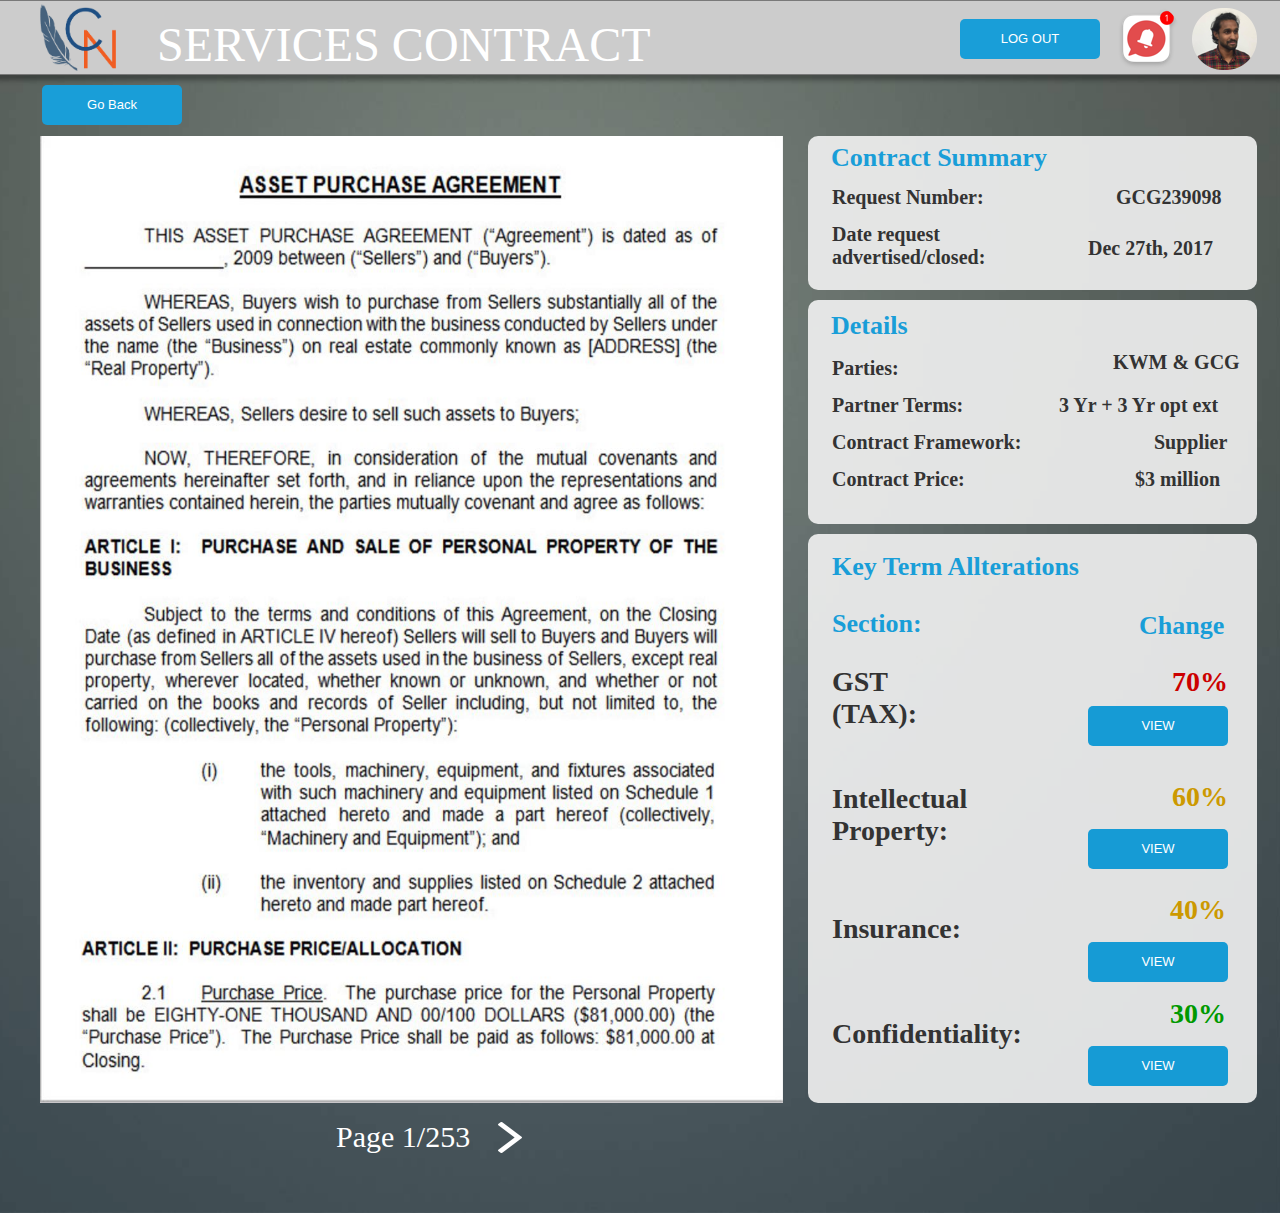
<file: approval-demo/page_1.html>
﻿<!DOCTYPE html>
<html>
  <head>
    <title>Page 1</title>
    <meta http-equiv="X-UA-Compatible" content="IE=edge"/>
    <meta http-equiv="content-type" content="text/html; charset=utf-8"/>
    <meta name="apple-mobile-web-app-capable" content="yes"/>
    <link href="resources/css/jquery-ui-themes.css" type="text/css" rel="stylesheet"/>
    <link href="resources/css/axure_rp_page.css" type="text/css" rel="stylesheet"/>
    <link href="data/styles.css" type="text/css" rel="stylesheet"/>
    <link href="files/page_1/styles.css" type="text/css" rel="stylesheet"/>
    <script src="resources/scripts/jquery-1.7.1.min.js"></script>
    <script src="resources/scripts/jquery-ui-1.8.10.custom.min.js"></script>
    <script src="resources/scripts/prototypePre.js"></script>
    <script src="data/document.js"></script>
    <script src="resources/scripts/prototypePost.js"></script>
    <script src="files/page_1/data.js"></script>
    <script type="text/javascript">
      $axure.utils.getTransparentGifPath = function() { return 'resources/images/transparent.gif'; };
      $axure.utils.getOtherPath = function() { return 'resources/Other.html'; };
      $axure.utils.getReloadPath = function() { return 'resources/reload.html'; };
    </script>
  </head>
  <body>
    <div id="base" class="">

      <!-- Unnamed (Image) -->
      <div id="u42" class="ax_default image">
        <img id="u42_img" class="img " src="images/home/u0.png"/>
        <!-- Unnamed () -->
        <div id="u43" class="text" style="display:none; visibility: hidden">
          <p><span style="text-decoration:underline;"></span></p>
        </div>
      </div>

      <!-- Unnamed (Image) -->
      <div id="u44" class="ax_default image">
        <img id="u44_img" class="img " src="images/page_1/u44.jpg"/>
        <!-- Unnamed () -->
        <div id="u45" class="text" style="display:none; visibility: hidden">
          <p><span></span></p>
        </div>
      </div>

      <!-- Unnamed (Rectangle) -->
      <div id="u46" class="ax_default box_1">
        <div id="u46_div" class=""></div>
        <!-- Unnamed () -->
        <div id="u47" class="text" style="display:none; visibility: hidden">
          <p><span></span></p>
        </div>
      </div>

      <!-- Unnamed (Rectangle) -->
      <div id="u48" class="ax_default primary_button">
        <div id="u48_div" class=""></div>
        <!-- Unnamed () -->
        <div id="u49" class="text">
          <p><span>LOG OUT</span></p>
        </div>
      </div>

      <!-- Unnamed (Image) -->
      <div id="u50" class="ax_default image">
        <img id="u50_img" class="img " src="images/home/u6.png"/>
        <!-- Unnamed () -->
        <div id="u51" class="text" style="display:none; visibility: hidden">
          <p><span></span></p>
        </div>
      </div>

      <!-- Unnamed (Rectangle) -->
      <div id="u52" class="ax_default heading_2">
        <div id="u52_div" class=""></div>
        <!-- Unnamed () -->
        <div id="u53" class="text">
          <p><span>SERVICES CONTRACT</span></p>
        </div>
      </div>

      <!-- Unnamed (Rectangle) -->
      <div id="u54" class="ax_default heading_2">
        <div id="u54_div" class=""></div>
        <!-- Unnamed () -->
        <div id="u55" class="text" style="display:none; visibility: hidden">
          <p><span></span></p>
        </div>
      </div>

      <!-- Notification (Image) -->
      <div id="u56" class="ax_default image" data-label="Notification">
        <img id="u56_img" class="img " src="images/home/notification_u14.png"/>
        <!-- Unnamed () -->
        <div id="u57" class="text" style="display:none; visibility: hidden">
          <p><span></span></p>
        </div>
      </div>

      <!-- Unnamed (Rectangle) -->
      <div id="u58" class="ax_default heading_2">
        <div id="u58_div" class=""></div>
        <!-- Unnamed () -->
        <div id="u59" class="text">
          <p><span>Page 1/253</span></p>
        </div>
      </div>

      <!-- Unnamed (Image) -->
      <div id="u60" class="ax_default image">
        <img id="u60_img" class="img " src="images/home/u24.png"/>
        <!-- Unnamed () -->
        <div id="u61" class="text" style="display:none; visibility: hidden">
          <p><span></span></p>
        </div>
      </div>

      <!-- Unnamed (Group) -->
      <div id="u62" class="ax_default" data-left="808" data-top="136" data-width="449" data-height="967">

        <!-- Unnamed (Rectangle) -->
        <div id="u63" class="ax_default box_2">
          <div id="u63_div" class=""></div>
          <!-- Unnamed () -->
          <div id="u64" class="text" style="display:none; visibility: hidden">
            <p><span></span></p>
          </div>
        </div>

        <!-- Unnamed (Rectangle) -->
        <div id="u65" class="ax_default box_2">
          <div id="u65_div" class=""></div>
          <!-- Unnamed () -->
          <div id="u66" class="text" style="display:none; visibility: hidden">
            <p><span></span></p>
          </div>
        </div>

        <!-- Unnamed (Rectangle) -->
        <div id="u67" class="ax_default heading_3">
          <div id="u67_div" class=""></div>
          <!-- Unnamed () -->
          <div id="u68" class="text">
            <p><span>Contract Summary</span></p>
          </div>
        </div>

        <!-- Unnamed (Rectangle) -->
        <div id="u69" class="ax_default heading_3">
          <div id="u69_div" class=""></div>
          <!-- Unnamed () -->
          <div id="u70" class="text">
            <p><span>Date request </span></p><p><span>advertised/closed:</span></p>
          </div>
        </div>

        <!-- Unnamed (Rectangle) -->
        <div id="u71" class="ax_default heading_3">
          <div id="u71_div" class=""></div>
          <!-- Unnamed () -->
          <div id="u72" class="text">
            <p><span>Request Number:</span></p>
          </div>
        </div>

        <!-- Unnamed (Rectangle) -->
        <div id="u73" class="ax_default heading_3">
          <div id="u73_div" class=""></div>
          <!-- Unnamed () -->
          <div id="u74" class="text">
            <p><span>GCG239098</span></p>
          </div>
        </div>

        <!-- Unnamed (Rectangle) -->
        <div id="u75" class="ax_default heading_3">
          <div id="u75_div" class=""></div>
          <!-- Unnamed () -->
          <div id="u76" class="text">
            <p><span>Dec 27th, 2017</span></p>
          </div>
        </div>

        <!-- Unnamed (Rectangle) -->
        <div id="u77" class="ax_default heading_3">
          <div id="u77_div" class=""></div>
          <!-- Unnamed () -->
          <div id="u78" class="text">
            <p><span>Details</span></p>
          </div>
        </div>

        <!-- Unnamed (Rectangle) -->
        <div id="u79" class="ax_default heading_3">
          <div id="u79_div" class=""></div>
          <!-- Unnamed () -->
          <div id="u80" class="text">
            <p><span>Parties:</span></p>
          </div>
        </div>

        <!-- Unnamed (Rectangle) -->
        <div id="u81" class="ax_default heading_3">
          <div id="u81_div" class=""></div>
          <!-- Unnamed () -->
          <div id="u82" class="text">
            <p><span>Partner Terms:</span></p>
          </div>
        </div>

        <!-- Unnamed (Rectangle) -->
        <div id="u83" class="ax_default heading_3">
          <div id="u83_div" class=""></div>
          <!-- Unnamed () -->
          <div id="u84" class="text">
            <p><span>Contract Framework:</span></p>
          </div>
        </div>

        <!-- Unnamed (Rectangle) -->
        <div id="u85" class="ax_default heading_3">
          <div id="u85_div" class=""></div>
          <!-- Unnamed () -->
          <div id="u86" class="text">
            <p><span>Contract Price:</span></p>
          </div>
        </div>

        <!-- Unnamed (Rectangle) -->
        <div id="u87" class="ax_default heading_3">
          <div id="u87_div" class=""></div>
          <!-- Unnamed () -->
          <div id="u88" class="text">
            <p><span>KWM &amp; GCG</span></p>
          </div>
        </div>

        <!-- Unnamed (Rectangle) -->
        <div id="u89" class="ax_default heading_3">
          <div id="u89_div" class=""></div>
          <!-- Unnamed () -->
          <div id="u90" class="text">
            <p><span>Supplier</span></p>
          </div>
        </div>

        <!-- Unnamed (Rectangle) -->
        <div id="u91" class="ax_default heading_3">
          <div id="u91_div" class=""></div>
          <!-- Unnamed () -->
          <div id="u92" class="text">
            <p><span>&nbsp;3 Yr + 3 Yr opt ext</span></p>
          </div>
        </div>

        <!-- Unnamed (Rectangle) -->
        <div id="u93" class="ax_default heading_3">
          <div id="u93_div" class=""></div>
          <!-- Unnamed () -->
          <div id="u94" class="text">
            <p><span>$3 million</span></p>
          </div>
        </div>

        <!-- Unnamed (Rectangle) -->
        <div id="u95" class="ax_default box_2">
          <div id="u95_div" class=""></div>
          <!-- Unnamed () -->
          <div id="u96" class="text" style="display:none; visibility: hidden">
            <p><span></span></p>
          </div>
        </div>

        <!-- Unnamed (Rectangle) -->
        <div id="u97" class="ax_default heading_3">
          <div id="u97_div" class=""></div>
          <!-- Unnamed () -->
          <div id="u98" class="text">
            <p><span>Key Term Allterations</span></p>
          </div>
        </div>

        <!-- Unnamed (Rectangle) -->
        <div id="u99" class="ax_default heading_3">
          <div id="u99_div" class=""></div>
          <!-- Unnamed () -->
          <div id="u100" class="text">
            <p><span>GST (TAX):</span></p>
          </div>
        </div>

        <!-- Unnamed (Rectangle) -->
        <div id="u101" class="ax_default heading_3">
          <div id="u101_div" class=""></div>
          <!-- Unnamed () -->
          <div id="u102" class="text">
            <p><span style="color:#CC9900;">40%</span><span> </span></p>
          </div>
        </div>

        <!-- Unnamed (Rectangle) -->
        <div id="u103" class="ax_default heading_3">
          <div id="u103_div" class=""></div>
          <!-- Unnamed () -->
          <div id="u104" class="text">
            <p><span>Intellectual Property:</span></p>
          </div>
        </div>

        <!-- Unnamed (Rectangle) -->
        <div id="u105" class="ax_default heading_3">
          <div id="u105_div" class=""></div>
          <!-- Unnamed () -->
          <div id="u106" class="text">
            <p><span style="color:#CC0000;">70%</span><span> </span></p>
          </div>
        </div>

        <!-- Unnamed (Rectangle) -->
        <div id="u107" class="ax_default heading_3">
          <div id="u107_div" class=""></div>
          <!-- Unnamed () -->
          <div id="u108" class="text">
            <p><span>Insurance: </span></p>
          </div>
        </div>

        <!-- Unnamed (Rectangle) -->
        <div id="u109" class="ax_default heading_3">
          <div id="u109_div" class=""></div>
          <!-- Unnamed () -->
          <div id="u110" class="text">
            <p><span style="color:#CC9900;">60%</span><span> </span></p>
          </div>
        </div>

        <!-- Unnamed (Rectangle) -->
        <div id="u111" class="ax_default heading_3">
          <div id="u111_div" class=""></div>
          <!-- Unnamed () -->
          <div id="u112" class="text">
            <p><span>Confidentiality: </span></p>
          </div>
        </div>

        <!-- Unnamed (Rectangle) -->
        <div id="u113" class="ax_default heading_3">
          <div id="u113_div" class=""></div>
          <!-- Unnamed () -->
          <div id="u114" class="text">
            <p><span style="color:#009900;">30%</span><span> </span></p>
          </div>
        </div>

        <!-- Unnamed (Rectangle) -->
        <div id="u115" class="ax_default heading_3">
          <div id="u115_div" class=""></div>
          <!-- Unnamed () -->
          <div id="u116" class="text">
            <p><span>Section:</span></p>
          </div>
        </div>

        <!-- Unnamed (Rectangle) -->
        <div id="u117" class="ax_default heading_3">
          <div id="u117_div" class=""></div>
          <!-- Unnamed () -->
          <div id="u118" class="text">
            <p><span>Change</span></p>
          </div>
        </div>

        <!-- Unnamed (Rectangle) -->
        <div id="u119" class="ax_default primary_button">
          <div id="u119_div" class=""></div>
          <!-- Unnamed () -->
          <div id="u120" class="text">
            <p><span>VIEW</span></p>
          </div>
        </div>

        <!-- Unnamed (Rectangle) -->
        <div id="u121" class="ax_default primary_button">
          <div id="u121_div" class=""></div>
          <!-- Unnamed () -->
          <div id="u122" class="text">
            <p><span>VIEW</span></p>
          </div>
        </div>

        <!-- Unnamed (Rectangle) -->
        <div id="u123" class="ax_default primary_button">
          <div id="u123_div" class=""></div>
          <!-- Unnamed () -->
          <div id="u124" class="text">
            <p><span>VIEW</span></p>
          </div>
        </div>

        <!-- Unnamed (Rectangle) -->
        <div id="u125" class="ax_default primary_button">
          <div id="u125_div" class=""></div>
          <!-- Unnamed () -->
          <div id="u126" class="text">
            <p><span>VIEW</span></p>
          </div>
        </div>
      </div>

      <!-- Unnamed (Rectangle) -->
      <div id="u127" class="ax_default primary_button">
        <div id="u127_div" class=""></div>
        <!-- Unnamed () -->
        <div id="u128" class="text">
          <p><span>Go Back</span></p>
        </div>
      </div>

      <!-- Unnamed (Shape) -->
      <div id="u129" class="ax_default icon">
        <img id="u129_img" class="img " src="images/page_1/u129.png"/>
        <!-- Unnamed () -->
        <div id="u130" class="text" style="display:none; visibility: hidden">
          <p><span></span></p>
        </div>
      </div>

      <!-- Unnamed (Group) -->
      <div id="u131" class="ax_default ax_default_hidden" style="display:none; visibility: hidden" data-left="0" data-top="0" data-width="0" data-height="0">

        <!-- Unnamed (Rectangle) -->
        <div id="u132" class="ax_default box_2">
          <div id="u132_div" class=""></div>
          <!-- Unnamed () -->
          <div id="u133" class="text" style="display:none; visibility: hidden">
            <p><span></span></p>
          </div>
        </div>

        <!-- Unnamed (Rectangle) -->
        <div id="u134" class="ax_default heading_3">
          <div id="u134_div" class=""></div>
          <!-- Unnamed () -->
          <div id="u135" class="text">
            <p><span style="color:#CC0000;">70.40%</span><span> </span></p>
          </div>
        </div>

        <!-- Unnamed (Rectangle) -->
        <div id="u136" class="ax_default heading_3">
          <div id="u136_div" class=""></div>
          <!-- Unnamed () -->
          <div id="u137" class="text">
            <p><span>GST (TAX):</span></p>
          </div>
        </div>

        <!-- Unnamed (Group) -->
        <div id="u138" class="ax_default" data-left="0" data-top="0" data-width="0" data-height="0">

          <!-- Unnamed (Rectangle) -->
          <div id="u139" class="ax_default box_2">
            <div id="u139_div" class=""></div>
            <!-- Unnamed () -->
            <div id="u140" class="text" style="display:none; visibility: hidden">
              <p><span></span></p>
            </div>
          </div>

          <!-- Unnamed (Rectangle) -->
          <div id="u141" class="ax_default heading_3">
            <div id="u141_div" class=""></div>
            <!-- Unnamed () -->
            <div id="u142" class="text">
              <p><span style="color:#CC0000;">61.40%</span><span> </span></p>
            </div>
          </div>

          <!-- Unnamed (Image) -->
          <div id="u143" class="ax_default image">
            <img id="u143_img" class="img " src="images/page_1/u143.png"/>
            <!-- Unnamed () -->
            <div id="u144" class="text" style="display:none; visibility: hidden">
              <p><span></span></p>
            </div>
          </div>

          <!-- Unnamed (Group) -->
          <div id="u145" class="ax_default" data-left="0" data-top="0" data-width="0" data-height="0">

            <!-- Unnamed (Rectangle) -->
            <div id="u146" class="ax_default heading_3">
              <div id="u146_div" class=""></div>
              <!-- Unnamed () -->
              <div id="u147" class="text">
                <p><span>Rebecca Petterson</span></p>
              </div>
            </div>

            <!-- Unnamed (Rectangle) -->
            <div id="u148" class="ax_default heading_3">
              <div id="u148_div" class=""></div>
              <!-- Unnamed () -->
              <div id="u149" class="text">
                <p><span>prebecca@ kwm.com</span></p>
              </div>
            </div>

            <!-- Unnamed (Rectangle) -->
            <div id="u150" class="ax_default heading_3">
              <div id="u150_div" class=""></div>
              <!-- Unnamed () -->
              <div id="u151" class="text">
                <p><span>Legal</span></p><p><span><br></span></p>
              </div>
            </div>
          </div>
        </div>

        <!-- Unnamed (Rectangle) -->
        <div id="u152" class="ax_default box_2">
          <div id="u152_div" class=""></div>
          <!-- Unnamed () -->
          <div id="u153" class="text" style="display:none; visibility: hidden">
            <p><span></span></p>
          </div>
        </div>

        <!-- Unnamed (Rectangle) -->
        <div id="u154" class="ax_default box_2">
          <div id="u154_div" class=""></div>
          <!-- Unnamed () -->
          <div id="u155" class="text" style="display:none; visibility: hidden">
            <p><span></span></p>
          </div>
        </div>

        <!-- Unnamed (Rectangle) -->
        <div id="u156" class="ax_default box_2">
          <div id="u156_div" class=""></div>
          <!-- Unnamed () -->
          <div id="u157" class="text" style="display:none; visibility: hidden">
            <p><span></span></p>
          </div>
        </div>

        <!-- Unnamed (Rectangle) -->
        <div id="u158" class="ax_default heading_3">
          <div id="u158_div" class=""></div>
          <!-- Unnamed () -->
          <div id="u159" class="text">
            <p><span>3.00%</span></p>
          </div>
        </div>

        <!-- Unnamed (Image) -->
        <div id="u160" class="ax_default image">
          <img id="u160_img" class="img " src="images/page_1/u160.png"/>
          <!-- Unnamed () -->
          <div id="u161" class="text" style="display:none; visibility: hidden">
            <p><span></span></p>
          </div>
        </div>

        <!-- Unnamed (Image) -->
        <div id="u162" class="ax_default image">
          <img id="u162_img" class="img " src="images/page_1/u162.png"/>
          <!-- Unnamed () -->
          <div id="u163" class="text" style="display:none; visibility: hidden">
            <p><span></span></p>
          </div>
        </div>

        <!-- Unnamed (Image) -->
        <div id="u164" class="ax_default image">
          <img id="u164_img" class="img " src="images/page_1/u164.png"/>
          <!-- Unnamed () -->
          <div id="u165" class="text" style="display:none; visibility: hidden">
            <p><span></span></p>
          </div>
        </div>

        <!-- Unnamed (Group) -->
        <div id="u166" class="ax_default" data-left="0" data-top="0" data-width="0" data-height="0">

          <!-- Unnamed (Rectangle) -->
          <div id="u167" class="ax_default heading_3">
            <div id="u167_div" class=""></div>
            <!-- Unnamed () -->
            <div id="u168" class="text">
              <p><span>Danny</span></p><p><span>Lavine</span></p>
            </div>
          </div>

          <!-- Unnamed (Rectangle) -->
          <div id="u169" class="ax_default heading_3">
            <div id="u169_div" class=""></div>
            <!-- Unnamed () -->
            <div id="u170" class="text">
              <p><span>dlavine@ kwm.com</span></p>
            </div>
          </div>

          <!-- Unnamed (Rectangle) -->
          <div id="u171" class="ax_default heading_3">
            <div id="u171_div" class=""></div>
            <!-- Unnamed () -->
            <div id="u172" class="text">
              <p><span>Finance</span></p>
            </div>
          </div>
        </div>

        <!-- Unnamed (Group) -->
        <div id="u173" class="ax_default" data-left="0" data-top="0" data-width="0" data-height="0">

          <!-- Unnamed (Rectangle) -->
          <div id="u174" class="ax_default heading_3">
            <div id="u174_div" class=""></div>
            <!-- Unnamed () -->
            <div id="u175" class="text">
              <p><span>Matthew</span></p><p><span>Zorito</span></p>
            </div>
          </div>

          <!-- Unnamed (Rectangle) -->
          <div id="u176" class="ax_default heading_3">
            <div id="u176_div" class=""></div>
            <!-- Unnamed () -->
            <div id="u177" class="text">
              <p><span>mzorito@ kwm.com</span></p>
            </div>
          </div>

          <!-- Unnamed (Rectangle) -->
          <div id="u178" class="ax_default heading_3">
            <div id="u178_div" class=""></div>
            <!-- Unnamed () -->
            <div id="u179" class="text">
              <p><span>Commercial</span></p><p><span><br></span></p>
            </div>
          </div>
        </div>

        <!-- Unnamed (Group) -->
        <div id="u180" class="ax_default" data-left="0" data-top="0" data-width="0" data-height="0">

          <!-- Unnamed (Rectangle) -->
          <div id="u181" class="ax_default heading_3">
            <div id="u181_div" class=""></div>
            <!-- Unnamed () -->
            <div id="u182" class="text">
              <p><span>Hanson</span></p><p><span>Man</span></p>
            </div>
          </div>

          <!-- Unnamed (Rectangle) -->
          <div id="u183" class="ax_default heading_3">
            <div id="u183_div" class=""></div>
            <!-- Unnamed () -->
            <div id="u184" class="text">
              <p><span>hman@ kwm.com</span></p>
            </div>
          </div>

          <!-- Unnamed (Rectangle) -->
          <div id="u185" class="ax_default heading_3">
            <div id="u185_div" class=""></div>
            <!-- Unnamed () -->
            <div id="u186" class="text">
              <p><span>Tax</span></p><p><span><br></span></p>
            </div>
          </div>
        </div>

        <!-- Unnamed (Rectangle) -->
        <div id="u187" class="ax_default primary_button">
          <div id="u187_div" class=""></div>
          <!-- Unnamed () -->
          <div id="u188" class="text">
            <p><span>RETURN</span></p>
          </div>
        </div>

        <!-- Unnamed (Rectangle) -->
        <div id="u189" class="ax_default heading_3">
          <div id="u189_div" class=""></div>
          <!-- Unnamed () -->
          <div id="u190" class="text">
            <p><span>3.00%</span></p>
          </div>
        </div>

        <!-- Unnamed (Rectangle) -->
        <div id="u191" class="ax_default heading_3">
          <div id="u191_div" class=""></div>
          <!-- Unnamed () -->
          <div id="u192" class="text">
            <p><span>3.00%</span></p>
          </div>
        </div>
      </div>

      <!-- Unnamed (Group) -->
      <div id="u193" class="ax_default ax_default_hidden" style="display:none; visibility: hidden" data-left="0" data-top="0" data-width="0" data-height="0">

        <!-- Unnamed (Group) -->
        <div id="u194" class="ax_default" data-left="0" data-top="0" data-width="0" data-height="0">

          <!-- Unnamed (Rectangle) -->
          <div id="u195" class="ax_default box_1">
            <div id="u195_div" class=""></div>
            <!-- Unnamed () -->
            <div id="u196" class="text" style="display:none; visibility: hidden">
              <p><span></span></p>
            </div>
          </div>

          <!-- Unnamed (Rectangle) -->
          <div id="u197" class="ax_default box_1">
            <div id="u197_div" class=""></div>
            <!-- Unnamed () -->
            <div id="u198" class="text">
              <p><span>29/05/2017</span></p>
            </div>
          </div>

          <!-- Unnamed (Image) -->
          <div id="u199" class="ax_default image">
            <img id="u199_img" class="img " src="images/page_1/u143.png"/>
            <!-- Unnamed () -->
            <div id="u200" class="text" style="display:none; visibility: hidden">
              <p><span></span></p>
            </div>
          </div>

          <!-- Unnamed (Rectangle) -->
          <div id="u201" class="ax_default primary_button">
            <div id="u201_div" class=""></div>
            <!-- Unnamed () -->
            <div id="u202" class="text">
              <p><span>CONTACT</span></p>
            </div>
          </div>

          <!-- Unnamed (Rectangle) -->
          <div id="u203" class="ax_default primary_button">
            <div id="u203_div" class=""></div>
            <!-- Unnamed () -->
            <div id="u204" class="text">
              <p><span>APPROVE</span></p>
            </div>
          </div>

          <!-- Unnamed (Rectangle) -->
          <div id="u205" class="ax_default primary_button">
            <div id="u205_div" class=""></div>
            <!-- Unnamed () -->
            <div id="u206" class="text">
              <p><span>COMMENT</span></p>
            </div>
          </div>
        </div>

        <!-- Unnamed (Group) -->
        <div id="u207" class="ax_default" data-left="0" data-top="0" data-width="0" data-height="0">

          <!-- Unnamed (Rectangle) -->
          <div id="u208" class="ax_default box_1">
            <div id="u208_div" class=""></div>
            <!-- Unnamed () -->
            <div id="u209" class="text" style="display:none; visibility: hidden">
              <p><span></span></p>
            </div>
          </div>

          <!-- Unnamed (Rectangle) -->
          <div id="u210" class="ax_default box_1">
            <div id="u210_div" class=""></div>
            <!-- Unnamed () -->
            <div id="u211" class="text">
              <p><span>29/05/2017</span></p>
            </div>
          </div>

          <!-- Unnamed (Image) -->
          <div id="u212" class="ax_default image">
            <img id="u212_img" class="img " src="images/page_1/u143.png"/>
            <!-- Unnamed () -->
            <div id="u213" class="text" style="display:none; visibility: hidden">
              <p><span></span></p>
            </div>
          </div>

          <!-- Unnamed (Rectangle) -->
          <div id="u214" class="ax_default primary_button">
            <div id="u214_div" class=""></div>
            <!-- Unnamed () -->
            <div id="u215" class="text">
              <p><span>CONTACT</span></p>
            </div>
          </div>

          <!-- Unnamed (Rectangle) -->
          <div id="u216" class="ax_default primary_button">
            <div id="u216_div" class=""></div>
            <!-- Unnamed () -->
            <div id="u217" class="text">
              <p><span>APPROVE</span></p>
            </div>
          </div>

          <!-- Unnamed (Rectangle) -->
          <div id="u218" class="ax_default primary_button">
            <div id="u218_div" class=""></div>
            <!-- Unnamed () -->
            <div id="u219" class="text">
              <p><span>COMMENT</span></p>
            </div>
          </div>
        </div>
      </div>

      <!-- Unnamed (Group) -->
      <div id="u220" class="ax_default ax_default_hidden" style="display:none; visibility: hidden" data-left="0" data-top="0" data-width="0" data-height="0">

        <!-- Unnamed (Rectangle) -->
        <div id="u221" class="ax_default box_2">
          <div id="u221_div" class=""></div>
          <!-- Unnamed () -->
          <div id="u222" class="text" style="display:none; visibility: hidden">
            <p><span></span></p>
          </div>
        </div>

        <!-- Unnamed (Rectangle) -->
        <div id="u223" class="ax_default heading_3">
          <div id="u223_div" class=""></div>
          <!-- Unnamed () -->
          <div id="u224" class="text">
            <p><span>Notification for this document:</span></p>
          </div>
        </div>

        <!-- Unnamed (Radio Button) -->
        <div id="u225" class="ax_default radio_button">
          <label for="u225_input">
            <!-- Unnamed () -->
            <div id="u226" class="text">
              <p><span>&nbsp;Notify me before send off</span></p>
            </div>
          </label>
          <input id="u225_input" type="radio" value="radio" name="u225"/>
        </div>

        <!-- Unnamed (Radio Button) -->
        <div id="u227" class="ax_default radio_button">
          <label for="u227_input">
            <!-- Unnamed () -->
            <div id="u228" class="text">
              <p><span>&nbsp;I am done with this doc</span></p>
            </div>
          </label>
          <input id="u227_input" type="radio" value="radio" name="u227"/>
        </div>
      </div>
    </div>
  </body>
</html>
</file>
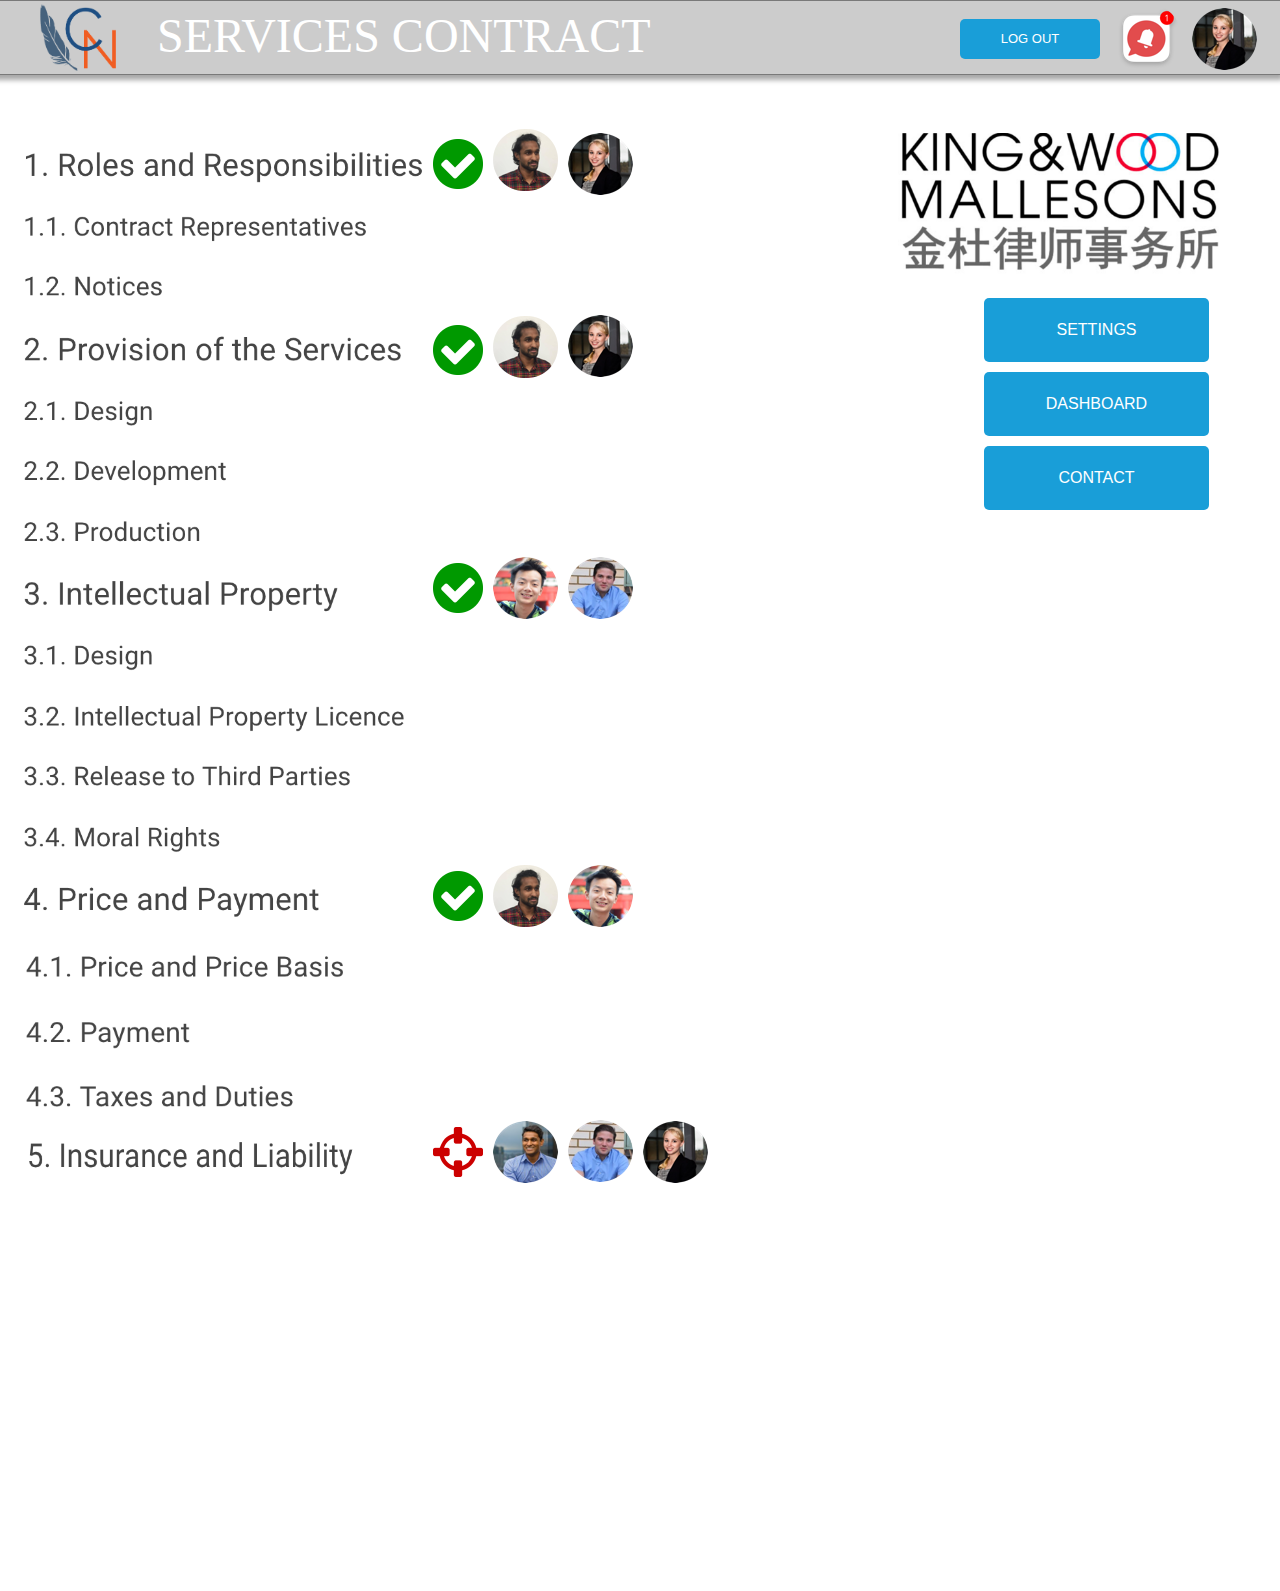
<file: approval-demo/page_2.html>
﻿<!DOCTYPE html>
<html>
  <head>
    <title>Page 2</title>
    <meta http-equiv="X-UA-Compatible" content="IE=edge"/>
    <meta http-equiv="content-type" content="text/html; charset=utf-8"/>
    <meta name="apple-mobile-web-app-capable" content="yes"/>
    <link href="resources/css/jquery-ui-themes.css" type="text/css" rel="stylesheet"/>
    <link href="resources/css/axure_rp_page.css" type="text/css" rel="stylesheet"/>
    <link href="data/styles.css" type="text/css" rel="stylesheet"/>
    <link href="files/page_2/styles.css" type="text/css" rel="stylesheet"/>
    <script src="resources/scripts/jquery-1.7.1.min.js"></script>
    <script src="resources/scripts/jquery-ui-1.8.10.custom.min.js"></script>
    <script src="resources/scripts/prototypePre.js"></script>
    <script src="data/document.js"></script>
    <script src="resources/scripts/prototypePost.js"></script>
    <script src="files/page_2/data.js"></script>
    <script type="text/javascript">
      $axure.utils.getTransparentGifPath = function() { return 'resources/images/transparent.gif'; };
      $axure.utils.getOtherPath = function() { return 'resources/Other.html'; };
      $axure.utils.getReloadPath = function() { return 'resources/reload.html'; };
    </script>
  </head>
  <body>
    <div id="base" class="">

      <!-- Unnamed (Rectangle) -->
      <div id="u229" class="ax_default box_1">
        <div id="u229_div" class=""></div>
        <!-- Unnamed () -->
        <div id="u230" class="text" style="display:none; visibility: hidden">
          <p><span></span></p>
        </div>
      </div>

      <!-- Unnamed (Rectangle) -->
      <div id="u231" class="ax_default box_1">
        <div id="u231_div" class=""></div>
        <!-- Unnamed () -->
        <div id="u232" class="text" style="display:none; visibility: hidden">
          <p><span></span></p>
        </div>
      </div>

      <!-- Unnamed (Rectangle) -->
      <div id="u233" class="ax_default primary_button">
        <div id="u233_div" class=""></div>
        <!-- Unnamed () -->
        <div id="u234" class="text">
          <p><span>LOG OUT</span></p>
        </div>
      </div>

      <!-- Unnamed (Rectangle) -->
      <div id="u235" class="ax_default heading_2">
        <div id="u235_div" class=""></div>
        <!-- Unnamed () -->
        <div id="u236" class="text">
          <p><span>SERVICES CONTRACT</span></p>
        </div>
      </div>

      <!-- Notification (Image) -->
      <div id="u237" class="ax_default image" data-label="Notification">
        <img id="u237_img" class="img " src="images/home/notification_u14.png"/>
        <!-- Unnamed () -->
        <div id="u238" class="text" style="display:none; visibility: hidden">
          <p><span></span></p>
        </div>
      </div>

      <!-- Unnamed (Image) -->
      <div id="u239" class="ax_default image">
        <img id="u239_img" class="img " src="images/home/u24.png"/>
        <!-- Unnamed () -->
        <div id="u240" class="text" style="display:none; visibility: hidden">
          <p><span></span></p>
        </div>
      </div>

      <!-- Unnamed (Image) -->
      <div id="u241" class="ax_default image">
        <img id="u241_img" class="img " src="images/page_2/u241.png"/>
        <!-- Unnamed () -->
        <div id="u242" class="text" style="display:none; visibility: hidden">
          <p><span></span></p>
        </div>
      </div>

      <!-- Unnamed (Image) -->
      <div id="u243" class="ax_default image">
        <img id="u243_img" class="img " src="images/page_2/u243.png"/>
        <!-- Unnamed () -->
        <div id="u244" class="text" style="display:none; visibility: hidden">
          <p><span></span></p>
        </div>
      </div>

      <!-- Unnamed (Group) -->
      <div id="u245" class="ax_default ax_default_hidden" style="display:none; visibility: hidden" data-left="0" data-top="0" data-width="0" data-height="0">

        <!-- Unnamed (Image) -->
        <div id="u246" class="ax_default image">
          <img id="u246_img" class="img " src="images/page_2/u246.png"/>
          <!-- Unnamed () -->
          <div id="u247" class="text" style="display:none; visibility: hidden">
            <p><span></span></p>
          </div>
        </div>

        <!-- Unnamed (Image) -->
        <div id="u248" class="ax_default image">
          <img id="u248_img" class="img " src="images/page_2/u248.png"/>
          <!-- Unnamed () -->
          <div id="u249" class="text" style="display:none; visibility: hidden">
            <p><span></span></p>
          </div>
        </div>

        <!-- Unnamed (Image) -->
        <div id="u250" class="ax_default image">
          <img id="u250_img" class="img " src="images/page_2/u250.png"/>
          <!-- Unnamed () -->
          <div id="u251" class="text" style="display:none; visibility: hidden">
            <p><span></span></p>
          </div>
        </div>

        <!-- Unnamed (Image) -->
        <div id="u252" class="ax_default image">
          <img id="u252_img" class="img " src="images/page_2/u252.png"/>
          <!-- Unnamed () -->
          <div id="u253" class="text" style="display:none; visibility: hidden">
            <p><span></span></p>
          </div>
        </div>

        <!-- Unnamed (Image) -->
        <div id="u254" class="ax_default image">
          <img id="u254_img" class="img " src="images/page_2/u254.png"/>
          <!-- Unnamed () -->
          <div id="u255" class="text" style="display:none; visibility: hidden">
            <p><span></span></p>
          </div>
        </div>

        <!-- Unnamed (Image) -->
        <div id="u256" class="ax_default image">
          <img id="u256_img" class="img " src="images/page_1/u162.png"/>
          <!-- Unnamed () -->
          <div id="u257" class="text" style="display:none; visibility: hidden">
            <p><span></span></p>
          </div>
        </div>

        <!-- Unnamed (Image) -->
        <div id="u258" class="ax_default image">
          <img id="u258_img" class="img " src="images/page_1/u160.png"/>
          <!-- Unnamed () -->
          <div id="u259" class="text" style="display:none; visibility: hidden">
            <p><span></span></p>
          </div>
        </div>

        <!-- Unnamed (Group) -->
        <div id="u260" class="ax_default" data-left="0" data-top="0" data-width="0" data-height="0">

          <!-- Unnamed (Image) -->
          <div id="u261" class="ax_default image">
            <img id="u261_img" class="img " src="images/page_2/u261.png"/>
            <!-- Unnamed () -->
            <div id="u262" class="text" style="display:none; visibility: hidden">
              <p><span></span></p>
            </div>
          </div>

          <!-- Unnamed (Shape) -->
          <div id="u263" class="ax_default icon">
            <img id="u263_img" class="img " src="images/page_2/u263.png"/>
            <!-- Unnamed () -->
            <div id="u264" class="text" style="display:none; visibility: hidden">
              <p><span></span></p>
            </div>
          </div>
        </div>

        <!-- Unnamed (Group) -->
        <div id="u265" class="ax_default ax_default_hidden" style="display:none; visibility: hidden" data-left="0" data-top="0" data-width="0" data-height="0">

          <!-- Unnamed (Group) -->
          <div id="u266" class="ax_default" data-left="0" data-top="0" data-width="0" data-height="0">

            <!-- Unnamed (Rectangle) -->
            <div id="u267" class="ax_default box_2">
              <div id="u267_div" class=""></div>
              <!-- Unnamed () -->
              <div id="u268" class="text" style="display:none; visibility: hidden">
                <p><span></span></p>
              </div>
            </div>

            <!-- Unnamed (Rectangle) -->
            <div id="u269" class="ax_default heading_3">
              <div id="u269_div" class=""></div>
              <!-- Unnamed () -->
              <div id="u270" class="text">
                <p><span>Requires your input</span></p>
              </div>
            </div>
          </div>
        </div>
      </div>

      <!-- Unnamed (Group) -->
      <div id="u271" class="ax_default" data-left="433" data-top="139" data-width="50" data-height="782">

        <!-- Unnamed (Shape) -->
        <div id="u272" class="ax_default icon">
          <img id="u272_img" class="img " src="images/page_2/u272.png"/>
          <!-- Unnamed () -->
          <div id="u273" class="text" style="display:none; visibility: hidden">
            <p><span></span></p>
          </div>
        </div>

        <!-- Unnamed (Shape) -->
        <div id="u274" class="ax_default icon">
          <img id="u274_img" class="img " src="images/page_2/u272.png"/>
          <!-- Unnamed () -->
          <div id="u275" class="text" style="display:none; visibility: hidden">
            <p><span></span></p>
          </div>
        </div>

        <!-- Unnamed (Shape) -->
        <div id="u276" class="ax_default icon">
          <img id="u276_img" class="img " src="images/page_2/u272.png"/>
          <!-- Unnamed () -->
          <div id="u277" class="text" style="display:none; visibility: hidden">
            <p><span></span></p>
          </div>
        </div>

        <!-- Unnamed (Shape) -->
        <div id="u278" class="ax_default icon">
          <img id="u278_img" class="img " src="images/page_2/u272.png"/>
          <!-- Unnamed () -->
          <div id="u279" class="text" style="display:none; visibility: hidden">
            <p><span></span></p>
          </div>
        </div>
      </div>

      <!-- Unnamed (Group) -->
      <div id="u280" class="ax_default" data-left="19" data-top="1120" data-width="689" data-height="63">

        <!-- Unnamed (Image) -->
        <div id="u281" class="ax_default image">
          <img id="u281_img" class="img " src="images/page_2/u281.png"/>
          <!-- Unnamed () -->
          <div id="u282" class="text" style="display:none; visibility: hidden">
            <p><span></span></p>
          </div>
        </div>

        <!-- Unnamed (Shape) -->
        <div id="u283" class="ax_default icon">
          <img id="u283_img" class="img " src="images/page_2/u283.png"/>
          <!-- Unnamed () -->
          <div id="u284" class="text" style="display:none; visibility: hidden">
            <p><span></span></p>
          </div>
        </div>

        <!-- Unnamed (Image) -->
        <div id="u285" class="ax_default image">
          <img id="u285_img" class="img " src="images/page_1/u143.png"/>
          <!-- Unnamed () -->
          <div id="u286" class="text" style="display:none; visibility: hidden">
            <p><span></span></p>
          </div>
        </div>

        <!-- Unnamed (Image) -->
        <div id="u287" class="ax_default image">
          <img id="u287_img" class="img " src="images/page_1/u160.png"/>
          <!-- Unnamed () -->
          <div id="u288" class="text" style="display:none; visibility: hidden">
            <p><span></span></p>
          </div>
        </div>

        <!-- Unnamed (Image) -->
        <div id="u289" class="ax_default image">
          <img id="u289_img" class="img " src="images/page_1/u162.png"/>
          <!-- Unnamed () -->
          <div id="u290" class="text" style="display:none; visibility: hidden">
            <p><span></span></p>
          </div>
        </div>
      </div>

      <!-- Unnamed (Image) -->
      <div id="u291" class="ax_default image">
        <img id="u291_img" class="img " src="images/home/u6.png"/>
        <!-- Unnamed () -->
        <div id="u292" class="text" style="display:none; visibility: hidden">
          <p><span></span></p>
        </div>
      </div>

      <!-- Unnamed (Image) -->
      <div id="u293" class="ax_default image">
        <img id="u293_img" class="img " src="images/home/u6.png"/>
        <!-- Unnamed () -->
        <div id="u294" class="text" style="display:none; visibility: hidden">
          <p><span></span></p>
        </div>
      </div>

      <!-- Unnamed (Image) -->
      <div id="u295" class="ax_default image">
        <img id="u295_img" class="img " src="images/home/u6.png"/>
        <!-- Unnamed () -->
        <div id="u296" class="text" style="display:none; visibility: hidden">
          <p><span></span></p>
        </div>
      </div>

      <!-- Unnamed (Image) -->
      <div id="u297" class="ax_default image">
        <img id="u297_img" class="img " src="images/page_1/u164.png"/>
        <!-- Unnamed () -->
        <div id="u298" class="text" style="display:none; visibility: hidden">
          <p><span></span></p>
        </div>
      </div>

      <!-- Unnamed (Image) -->
      <div id="u299" class="ax_default image">
        <img id="u299_img" class="img " src="images/page_1/u164.png"/>
        <!-- Unnamed () -->
        <div id="u300" class="text" style="display:none; visibility: hidden">
          <p><span></span></p>
        </div>
      </div>

      <!-- Unnamed (Image) -->
      <div id="u301" class="ax_default image">
        <img id="u301_img" class="img " src="images/page_1/u160.png"/>
        <!-- Unnamed () -->
        <div id="u302" class="text" style="display:none; visibility: hidden">
          <p><span></span></p>
        </div>
      </div>

      <!-- Unnamed (Image) -->
      <div id="u303" class="ax_default image">
        <img id="u303_img" class="img " src="images/page_1/u143.png"/>
        <!-- Unnamed () -->
        <div id="u304" class="text" style="display:none; visibility: hidden">
          <p><span></span></p>
        </div>
      </div>

      <!-- Unnamed (Image) -->
      <div id="u305" class="ax_default image">
        <img id="u305_img" class="img " src="images/page_1/u143.png"/>
        <!-- Unnamed () -->
        <div id="u306" class="text" style="display:none; visibility: hidden">
          <p><span></span></p>
        </div>
      </div>

      <!-- Unnamed (Image) -->
      <div id="u307" class="ax_default image">
        <img id="u307_img" class="img " src="images/page_1/u143.png"/>
        <!-- Unnamed () -->
        <div id="u308" class="text" style="display:none; visibility: hidden">
          <p><span></span></p>
        </div>
      </div>

      <!-- Unnamed (Group) -->
      <div id="u309" class="ax_default ax_default_hidden" style="display:none; visibility: hidden" data-left="0" data-top="0" data-width="0" data-height="0">

        <!-- Unnamed (Rectangle) -->
        <div id="u310" class="ax_default box_2">
          <div id="u310_div" class=""></div>
          <!-- Unnamed () -->
          <div id="u311" class="text" style="display:none; visibility: hidden">
            <p><span></span></p>
          </div>
        </div>

        <!-- Unnamed (Rectangle) -->
        <div id="u312" class="ax_default heading_3">
          <div id="u312_div" class=""></div>
          <!-- Unnamed () -->
          <div id="u313" class="text">
            <p><span>Recquires your input</span></p><p><span>Approval requested</span></p><p><span>2 others collaborating</span></p>
          </div>
        </div>
      </div>

      <!-- Unnamed (Group) -->
      <div id="u314" class="ax_default ax_default_hidden" style="display:none; visibility: hidden" data-left="0" data-top="0" data-width="0" data-height="0">

        <!-- Unnamed (Image) -->
        <div id="u315" class="ax_default image">
          <img id="u315_img" class="img " src="images/page_2/u315.png"/>
          <!-- Unnamed () -->
          <div id="u316" class="text" style="display:none; visibility: hidden">
            <p><span></span></p>
          </div>
        </div>

        <!-- Unnamed (Rectangle) -->
        <div id="u317" class="ax_default primary_button">
          <div id="u317_div" class=""></div>
          <!-- Unnamed () -->
          <div id="u318" class="text">
            <p><span>Publish</span></p>
          </div>
        </div>
      </div>

      <!-- Unnamed (Rectangle) -->
      <div id="u319" class="ax_default primary_button">
        <div id="u319_div" class=""></div>
        <!-- Unnamed () -->
        <div id="u320" class="text">
          <p><span>SETTINGS</span></p>
        </div>
      </div>

      <!-- Unnamed (Rectangle) -->
      <div id="u321" class="ax_default primary_button">
        <div id="u321_div" class=""></div>
        <!-- Unnamed () -->
        <div id="u322" class="text">
          <p><span>DASHBOARD</span></p>
        </div>
      </div>

      <!-- Unnamed (Rectangle) -->
      <div id="u323" class="ax_default primary_button">
        <div id="u323_div" class=""></div>
        <!-- Unnamed () -->
        <div id="u324" class="text">
          <p><span>CONTACT </span></p>
        </div>
      </div>

      <!-- Unnamed (Image) -->
      <div id="u325" class="ax_default image">
        <img id="u325_img" class="img " src="images/page_2/u325.png"/>
        <!-- Unnamed () -->
        <div id="u326" class="text" style="display:none; visibility: hidden">
          <p><span></span></p>
        </div>
      </div>
    </div>
  </body>
</html>
</file>
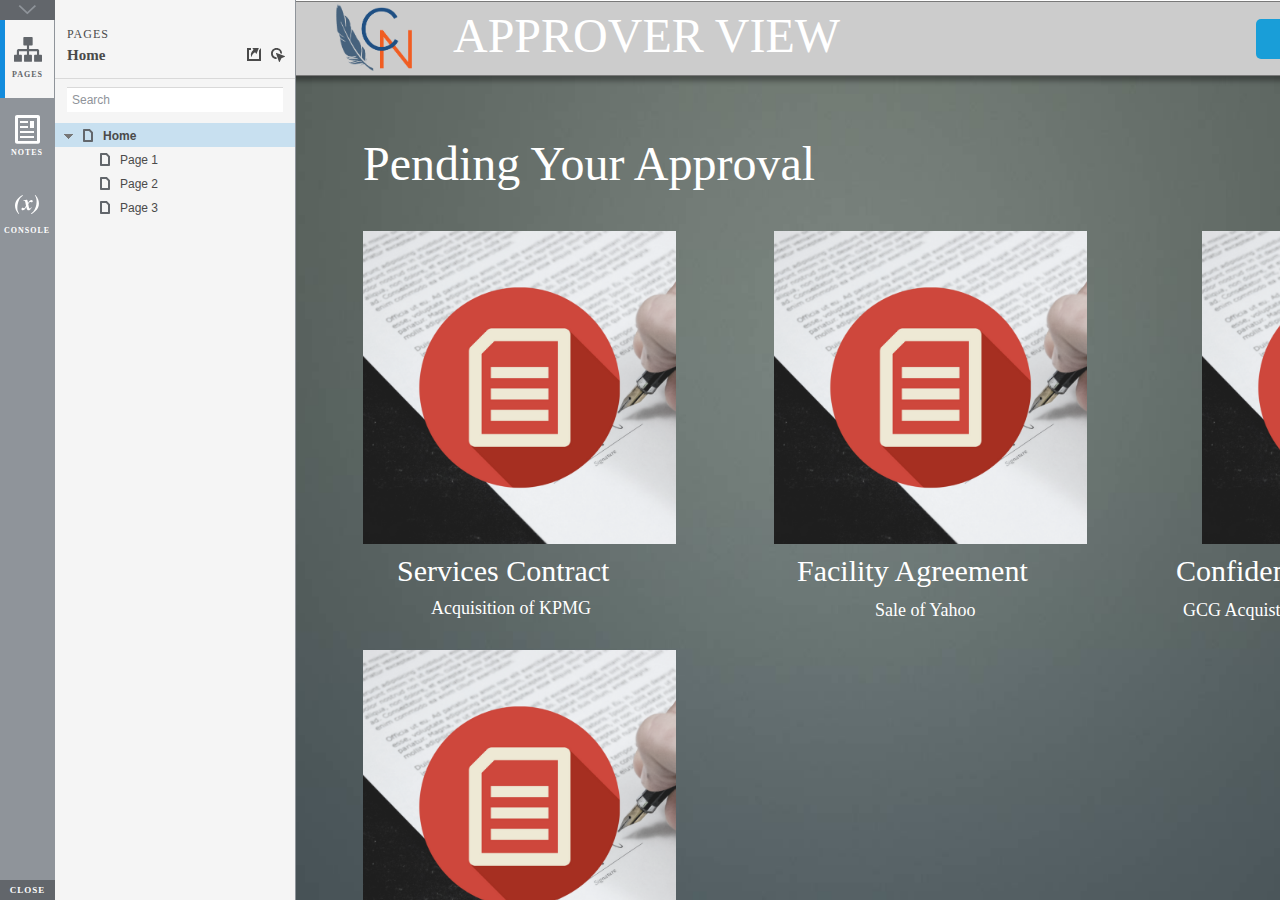
<file: approval-demo/resources/reload.html>
﻿<html>
	<head>
		<title></title>
	</head>
	<body>
	
	<script language="javascript">
	function getUrl() {
      var query = window.location.hash.substring(1);
      var vars = query.split("&&&");
      for (var i=0;i<vars.length;i++) {
        var url = vars[i];
        return decodeURI(url).replace("html%23","html#");
      } 
    }

    var rel = '../';
    var url = getUrl();
    if (url.indexOf(":") > 0 && url.indexOf(":") < 10) rel = '';
	self.location.href = rel + url;
	</script>
	
	</body>
</html>
</file>
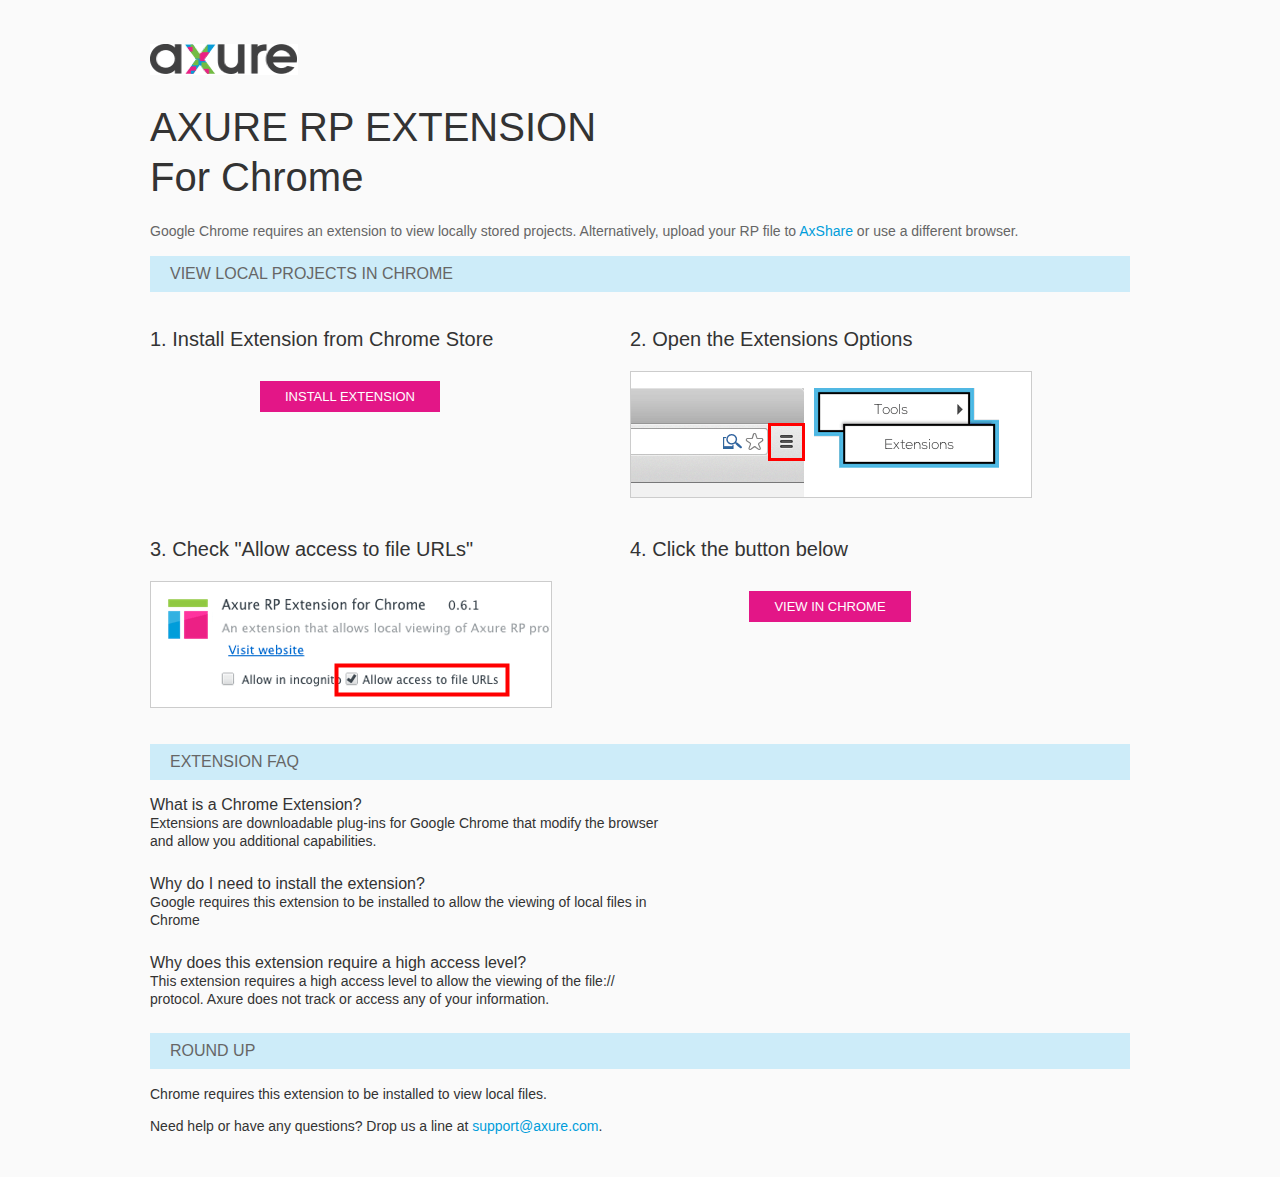
<file: approval-demo/resources/chrome/chrome.html>
<html>
<head>
    <title>Install the Axure RP Chrome Extension</title>
    <style type="text/css">
        *
        {
            font-family: Helvetica, Arial, sans-serif;
        }
        body
        {
            text-align: center;
            background-color: #fafafa;
        }
        p
        {
            font-size: 14px;
            line-height: 18px;
            color: #333333;
        }
        div.container
        {
            width: 980px;
            margin-left: auto;
            margin-right: auto;
            text-align: left;
        }
        a
        {
            text-decoration: none;
            color: #009dda;
        }
        .button
        {
            background: #E31687;
            font: normal 16px Arial, sans-serif;
            color: #FFFFFF;
            padding: 8px 25px 8px 25px;
            border: 0;
            display: inline-block;
            margin-top: 10px;
            text-transform: uppercase;
            font-size: 13px;
        }
        a:hover.button
        {
            opacity: .8;
        }
        div.left
        {
            width: 400px;
            float: left;
            margin-right: 80px;
        }
        div.right
        {
            width: 400px;
            float: left;
        }
        div.buttonContainer
        {
            text-align: center;
        }
        h1
        {
            font-size: 40px;
            color: #333333;
            line-height: 50px;
            margin-bottom: 20px;
            font-weight: normal;
        }
        h2
        {
            font-size: 38px;
            font-weight: normal;
            color: #08639C;
            text-align: center;
        }
        h3
        {
            font-size: 20px;
            color: #333333;
            font-weight: normal;
        }
        .heading
        {
            background-color: #cdecf9;
            height: 36px;
            line-height: 36px;
            padding-left: 20px;
            font-size: 16px;
            color: #666666;
        }
        span.faq
        {
            font-size: 16px;
            font-weight: normal;
            color: #333333;
            display: block;
        }
    </style>
</head>
<body>
    <div class="container">
        <br />
        <br />
        <img src="axure_logo.gif" alt="axure" />
        <br />
        <h1>
            AXURE RP EXTENSION<br />
            For Chrome</h1>
        <p style="font-size: 14px; color: #666666; margin-top: 10px;">
            Google Chrome requires an extension to view locally stored projects. Alternatively,
            upload your RP file to <a href="https://share.axure.com">AxShare</a> or use a different
            browser.</p>
        <h3 class="heading">
            VIEW LOCAL PROJECTS IN CHROME</h3>
        <div class="left">
            <h3>
                1. Install Extension from Chrome Store</h3>
            <div class="buttonContainer">
                <a class="button" href="https://chrome.google.com/webstore/detail/dogkpdfcklifaemcdfbildhcofnopogp"
                    target="_blank">Install Extension</a>
            </div>
        </div>
        <div class="right">
            <h3>
                2. Open the Extensions Options</h3>
            <img src="extensions_menu.gif" alt="extensions" />
        </div>
        <div style="clear: both; height: 20px;">
            &nbsp;</div>
        <div class="left">
            <h3>
                3. Check "Allow access to file URLs"</h3>
            <img src="allow_access.gif" alt="allow access" />
        </div>
        <div class="right">
            <h3>
                4. Click the button below</h3>
            <div class="buttonContainer">
                <a class="button" href="../../start.html">View in Chrome</a>
            </div>
        </div>
        <div style="clear: both; height: 20px;">
        </div>
        <h3 class="heading">
            EXTENSION FAQ</h3>
        <p>
            <span class="faq">What is a Chrome Extension?</span> Extensions are downloadable
            plug-ins for Google Chrome that modify the browser<br />
            and allow you additional capabilities.
        </p>
        <p style="margin-top: 25px;">
            <span class="faq">Why do I need to install the extension?</span> Google requires
            this extension to be installed to allow the viewing of local files in<br />
            Chrome
        </p>
        <p style="margin-top: 25px; margin-bottom: 25px;">
            <span class="faq">Why does this extension require a high access level?</span> This
            extension requires a high access level to allow the viewing of the file://<br />
            protocol. Axure does not track or access any of your information.
        </p>
        <h3 class="heading">
            ROUND UP</h3>
        <p>
            Chrome requires this extension to be installed to view local files.</p>
        <p>
            Need help or have any questions? Drop us a line at <a href="mailto:support@axure.com">
                support@axure.com</a>.
        </p>
        <div style="clear: both; height: 20px;">
        </div>
    </div>
</body>
</html>
</file>
<file: css/custom.css>
html,
body {
    width: 100%;
    height: 100%;
    font-family: 'Open Sans','Helvetica Neue',Arial,sans-serif;
}

a {
    color: #0094ff;
    -webkit-transition: all .35s;
    -moz-transition: all .35s;
    transition: all .35s;
}

a:hover,
a:focus {
    color: forestgreen;
}

p {
    font-size: 16px;
    line-height: 1.5;
}

header {
    position: relative;
    width: 100%;
    min-height: auto;
    text-align: center;
    color: #fff;
    background-image: url('../images/header.jpg');
    background-position: center;
    -webkit-background-size: cover;
    -moz-background-size: cover;
    background-size: cover;
    -o-background-size: cover;
}

header1 {
    position: relative;
    width: 100%;
    min-height: auto;
    text-align: center;
    color: #fff;
    background-image: url('../images/header.jpg');
    background-position: center;
    -webkit-background-size: cover;
    -moz-background-size: cover;
    background-size: cover;
    -o-background-size: cover;
}

header .header-content {
    position: relative;
    width: 100%;
    padding: 100px 15px 70px;
    text-align: center;
}

header .header-content .header-content-inner h1 {
    margin-top: 0;
    margin-bottom: 20px;
    font-size: 50px;
    font-weight: 500;
}

header .header-content .header-content-inner h2 {
    margin-top: 0;
    margin-bottom: 20px;
    font-size: 20px;
    font-weight: 500;
}

header .header-content .header-content-inner p {
    margin-bottom: 50px;
    font-size: 35px;
    font-weight: 500;
    color: rgba(255,255,255,.7);
}

@media(min-width:768px) {
    header {
        min-height: 100%;
    }

    header .header-content {
        position: absolute;
        top: 50%;
        padding: 0 50px;
        -webkit-transform: translateY(-50%);
        -ms-transform: translateY(-50%);
        transform: translateY(-50%);
    }

    header .header-content .header-content-inner {
        margin-right: auto;
        margin-left: auto;
        max-width: 1000px;
    }

	header .header-content .header-content-inner h1 {
    	font-size: 100px;
		}

    header .header-content .header-content-inner p {
        margin-right: auto;
        margin-left: auto;
        max-width: 80%;
        font-size: 18px;
    }
}

.section-heading {
    margin-top: 0;
    margin-bottom: 20px;
}

.intro {
	color: #fff;
    background-color: yellowgreen;
    padding: 70px 0;
    text-align: center;
}

.content {
    padding: 0 0;
    padding-right: 45px;
    margin-left: 0px;
}

.content-2 {
	color: #fff;
    background-color: #222;
}

.content-3 {
	padding: 0px 0 40px;
	text-align: center;
}

.promo,
.promo h3,
.promo a:link,
.promo a:visited,
.promo a:hover,
.promo a:active {
    color: white;
	text-shadow: 0px 0px 40px black;
    text-decoration: none;
}

.promo-item {
    height: 200px;
    line-height: 180px;
    text-align: center;
}

.promo-item:hover {
    background-size: 110%; 
    border: 10px solid rgba(255,255,255,0.3);
    line-height: 160px;
}

.promo-item h3 {
    font-size: 40px;
    display: inline-block;
    vertical-align: middle;
}

.item-1 {
	background: url('../images/writing.jpg');
	}
	
.item-2 {
	background: url('../images/concert.jpg');
	}
	
.item-3 {
	background: url('../images/pencil_sharpener.jpg');
	}
		
.item-1,
.item-2,
.item-3 {
	background-size: cover;
	background-position: 50% 50%;
	}

.page-footer {
	text-align: center;
	}

.page-footer .contact {
	padding: 100px 0;
	background-color: #0094ff;
	color: #fff;
	}

.page-footer .contact p {
	font-size: 22px;
	font-weight: 300;
	}
	
.content-3 .glyphicon,	
.page-footer .contact .glyphicon {
	font-size: 32px;
	font-weight: 700;
	}
		
.page-footer .small-print {
	padding: 50px 0 40px;
	font-weight: 300;
	}

.text-light {
    color: rgba(255,255,255,.7);
}

.navbar-default {
    border-color: rgba(34,34,34,.05);
    background-color: #fff;
    -webkit-transition: all .35s;
    -moz-transition: all .35s;
    transition: all .35s;
}

.navbar-default .navbar-header .navbar-brand {
    color: yellowgreen;
}

.navbar-default .navbar-header .navbar-brand:hover,
.navbar-default .navbar-header .navbar-brand:focus {
    color: #eb3812;
}

.navbar-default .nav > li>a,
.navbar-default .nav>li>a:focus {
    color: #222;
}

.navbar-default .nav > li>a:hover,
.navbar-default .nav>li>a:focus:hover {
    color: yellowgreen;
}

.navbar-default .nav > li.active>a,
.navbar-default .nav>li.active>a:focus {
    color: yellowgreen!important;
    background-color: transparent;
}

.navbar-default .nav > li.active>a:hover,
.navbar-default .nav>li.active>a:focus:hover {
    background-color: transparent;
}

@media(min-width:768px) {
    .navbar-default {
        border-color: rgba(255,255,255,.3);
        background-color: transparent;
    }

    .navbar-default .navbar-header .navbar-brand {
        color: rgba(255,255,255,.7);
        letter-spacing: 0.5em;
    }

    .navbar-default .navbar-header .navbar-brand:hover,
    .navbar-default .navbar-header .navbar-brand:focus {
        color: #fff;
    }

    .navbar-default .nav > li>a,
    .navbar-default .nav>li>a:focus {
        color: rgba(255,255,255,.7);
    }

    .navbar-default .nav > li>a:hover,
    .navbar-default .nav>li>a:focus:hover {
        color: #fff;
    }

    .navbar-default.affix {
        border-color: #fff;
        background-color: #fff;
        box-shadow: 0px 7px 20px 0px rgba(0,0,0,0.1);
    }

    .navbar-default.affix .navbar-header .navbar-brand {
        letter-spacing: 0;
        color: yellowgreen;
    }

    .navbar-default.affix .navbar-header .navbar-brand:hover,
    .navbar-default.affix .navbar-header .navbar-brand:focus {
        color: #eb3812;
    }

    .navbar-default.affix .nav > li>a,
    .navbar-default.affix .nav>li>a:focus {
        color: #222;
    }

    .navbar-default.affix .nav > li>a:hover,
    .navbar-default.affix .nav>li>a:focus:hover {
        color: yellowgreen;
    }
}

.btn-default {
    border-color: #fff;
    color: #222;
    background-color: #fff;
    -webkit-transition: all .35s;
    -moz-transition: all .35s;
    transition: all .35s;
}

.btn-default:hover,
.btn-default:focus,
.btn-default.focus,
.btn-default:active,
.btn-default.active,
.open > .dropdown-toggle.btn-default {
    border-color: #eee;
    color: #222;
    background-color: #eee;
}

.btn-default:active,
.btn-default.active,
.open > .dropdown-toggle.btn-default {
    background-image: none;
}

.btn-default.disabled,
.btn-default[disabled],
fieldset[disabled] .btn-default,
.btn-default.disabled:hover,
.btn-default[disabled]:hover,
fieldset[disabled] .btn-default:hover,
.btn-default.disabled:focus,
.btn-default[disabled]:focus,
fieldset[disabled] .btn-default:focus,
.btn-default.disabled.focus,
.btn-default[disabled].focus,
fieldset[disabled] .btn-default.focus,
.btn-default.disabled:active,
.btn-default[disabled]:active,
fieldset[disabled] .btn-default:active,
.btn-default.disabled.active,
.btn-default[disabled].active,
fieldset[disabled] .btn-default.active {
    border-color: #fff;
    background-color: #fff;
}

.btn-default .badge {
    color: #fff;
    background-color: #222;
}

.btn-primary {
    border-color: #f48342;
    color: #fff;
    background-color: #f48342;
    -webkit-transition: all .35s;
    -moz-transition: all .35s;
    transition: all .35s;
}

.btn-primary:hover,
.btn-primary:focus,
.btn-primary.focus,
.btn-primary:active,
.btn-primary.active,
.open > .dropdown-toggle.btn-primary {
    border-color: #36aaff;
    color: #fff;
    background-color: #36aaff;
}

.btn-primary:active,
.btn-primary.active,
.open > .dropdown-toggle.btn-primary {
    background-image: none;
}

.btn-primary.disabled,
.btn-primary[disabled],
fieldset[disabled] .btn-primary,
.btn-primary.disabled:hover,
.btn-primary[disabled]:hover,
fieldset[disabled] .btn-primary:hover,
.btn-primary.disabled:focus,
.btn-primary[disabled]:focus,
fieldset[disabled] .btn-primary:focus,
.btn-primary.disabled.focus,
.btn-primary[disabled].focus,
fieldset[disabled] .btn-primary.focus,
.btn-primary.disabled:active,
.btn-primary[disabled]:active,
fieldset[disabled] .btn-primary:active,
.btn-primary.disabled.active,
.btn-primary[disabled].active,
fieldset[disabled] .btn-primary.active {
    border-color: yellowgreen;
    background-color: yellowgreen;
}

.btn-primary .badge {
    color: rgba(255,255,255,.7);
    background-color: #0094ff;
}


.btn {
    border-radius: 100px;
    text-transform: uppercase;
}

.btn-lg {
    padding: 15px 30px;
}

::-moz-selection {
    text-shadow: none;
    color: #fff;
    background: #222;
}

::selection {
    text-shadow: none;
    color: #fff;
    background: #222;
}

img::selection {
    color: #fff;
    background: 0 0;
}

img::-moz-selection {
    color: #fff;
    background: 0 0;
}

.text-primary {
    color: #222;
}

.bg-primary {
    background-color: #222;
}
</file>
<file: approval-demo/resources/css/default.css>
﻿body {
  font-family : Arial, Helvetica, Sans-Serif;
  background-color: #8f949a;
  overflow:hidden;
}
a {
  cursor: pointer;
}

input[type="radio"], input[type="checkbox"] {
    margin: 0px 9px 0px 0px;
    vertical-align: bottom;
}

input {
    -webkit-box-sizing: border-box;
    -moz-box-sizing: border-box;
    box-sizing: border-box;
}

#maximizePanelContainer {
  font-size: 4px;
  position:absolute;
  left: 0px;
  top: 0px;
  width: 55px;
  height: 20px;
  overflow: visible;
  z-index: 1000;
}
#maximizePanelOver {
    position: absolute;
    left: 0px;
    top: 0px;
    width: 55px;
    height: 20px;
}
.maximizePanel {
    position: absolute;
    left: 0px;
    top: 0px;
    width: 55px;
    height: 20px;
    background: #a2a2a2 url('../images/expand.png') no-repeat center center;
    background: url('../images/expand.svg') no-repeat center center, linear-gradient(rgba(200,200,200,.5),rgba(200,200,200,.5));
    cursor: pointer;
}

#interfaceControlFrameMinimizeContainer {
  position:absolute;
    top: 0px;
    left: 0px;
  font-size: 2px; /*for IE*/
  text-align: right;
  z-index: 100;
    height: 20px;
    width: 55px;
    background-color: #62666b;
}
#interfaceControlFrameMinimizeContainer a {
    display: inline-block;
    width: 55px;
    height: 20px;
    font-size: 2px;
    background: url('../images/close.png') no-repeat center center;
    background: url('../images/close.svg') no-repeat center center, linear-gradient(transparent,transparent);
    text-decoration: none;
}

.hashover #interfaceControlFrameMinimizeContainer a:hover {
    background: url('../images/close_hover.png') no-repeat center center;
    background: url('../images/close_hover.svg') no-repeat center center, linear-gradient(transparent,transparent);
}

#interfaceControlFrame {
    margin: 0px 0px 0px 55px;
}

#interfaceControlFrameCloseContainer {
    /*display: none;*/
    position:absolute;
    bottom: 0px;
    left: 0px;
    font-size: 9px;
    font-family: 'Trebuchet MS';
    font-weight: bold;
    letter-spacing: 1px;
    z-index: 100;
    width: 55px;
    background-color: #62666b;
    text-align: center;  
}
#interfaceControlFrameCloseContainer a {
    display: inline-block;
    width: 55px;
    color: #ffffff;
    padding: 5px 0px;
}

#interfaceControlFrameHeader li a {
    display: block;
    width: 54px;
    height: 78px;
    text-align: center;
    padding-top: 50px;
    outline: none;
    margin-right: 1px;
    text-decoration: none;
    color: #ffffff;
    white-space: nowrap;
    background-color: transparent;
    background-repeat: no-repeat;
    background-position: 50% 17px;
    box-sizing: border-box;
    -moz-box-sizing: border-box;
    -webkit-box-sizing: border-box;
    border-left: 4px solid transparent;
    border-right: 4px solid transparent;
}

.hashover #interfaceControlFrameHeader li a:hover {
    background-color: transparent;
    background-repeat: no-repeat;
    background-position: 50% 17px;
    color: #c2c2c2;
}

#interfaceControlFrameHeader li a.selected, #interfaceControlFrameHeader li a.selected:hover {
    background-color: #f5f5f5;
    background-repeat: no-repeat;
    background-position: 50% 17px;
    color: #62666b;
    border-left: 5px solid #138CDD;
}

#interfaceControlFrameHeaderContainer {
    float: left;
    overflow: visible;
    width: 55px;
    margin-left: -55px;
    margin-top: 20px;
}

#interfaceControlFrameHeader {
    position: relative;
    list-style: none;
    font-size: 8px;
    z-index: 50;
    font-family: 'Trebuchet MS';
    font-weight: bold;
    letter-spacing: 1px;
}

#interfaceControlFrameContainer {
    float: right;
    background-color: #f5f5f5;
    overflow: hidden;
    width: 100%;
}

#interfaceControlFrameLogoContainer {
  background-color: White;
  padding: 20px 10px 10px 10px;
  overflow: hidden;
}

#interfaceControlFrameLogoImageContainer {
  text-align: center;
}

#interfaceControlFrameLogoCaptionContainer {
  text-align: center;
  margin: 5px 10px 0px 10px;
  font-size: 12px;
  color: #4a4a4a;
}

#logoImage {
    width: 100%;
}

.emptyStateContainer {
    text-align: center;
    padding: 0px 10px;
    margin-top: 32px
}

.emptyStateTitle {
    margin: 0px 0px 9px 0px;
    font-weight: bold;
}

.emptyStateContent {
    line-height: 16px;
}

.dottedDivider {
    height: 2px;
    margin: 15px 0px 15px 0px;
    background: url('../images/divider.png') no-repeat center center;
    background: url('../images/divider.svg') no-repeat center center, linear-gradient(transparent,transparent);
}

.nondottedDivider {
    height: 2px;
    margin: 9px 0px 9px 0px;
}
</file>
<file: approval-demo/plugins/sitemap/styles/sitemap.css>
﻿
#sitemapHost {
    font-size: 12px;
    color:#4a4a4a;
    height: 100%;
}

#sitemapHostBtn a {
    background: url('images/sitemap_on.png');
    background: url('images/sitemap_on.svg'),linear-gradient(transparent, transparent);
}

.hashover #sitemapHostBtn a:hover {
    background: url('images/sitemap_hover.png');
    background: url('images/sitemap_hover.svg'),linear-gradient(transparent, transparent);
}

#sitemapHostBtn a.selected, #sitemapHostBtn a.selected:hover {
    background: url('images/sitemap_off.png');
    background: url('images/sitemap_off.svg'),linear-gradient(transparent, transparent);
}

#sitemapHost .pageButtonHeader {
    top: -27px;
}

#sitemapTreeContainer {
    overflow: auto;
    width: 100%;
    height: 100%;
    -webkit-overflow-scrolling: touch;
}

.sitemapTree {
    margin: 0px 0px 10px 0px;
    overflow:visible;
}

.sitemapTree ul {
    list-style-type: none;
    margin: 0px 0px 0px 0px;
    padding-left: 0px;
}

.sitemapPlusMinusLink 
{
}

.sitemapMinus 
{
	vertical-align:middle;
    background: url('images/minus.gif');
    background-repeat: no-repeat;
	margin-right: 3px;	
	margin-bottom: 1px;
    height:9px;
    width:9px;
    display:inline-block;
}

.sitemapPlus 
{
	vertical-align:middle;
    background: url('images/plus.gif');
    background-repeat: no-repeat;
	margin-right: 3px;	
	margin-bottom: 1px;
	height:9px;
    width:9px;
    display:inline-block;
}

.sitemapPageLink 
{
    margin-left: 0px;
}

.sitemapPageIcon 
{
	margin: 0px 0px -3px 4px;
    width: 16px;
    height: 16px;
    display: inline-block;
    background: url('images/page.png') no-repeat center center;
    background: url('images/page.svg') no-repeat center center, linear-gradient(transparent,transparent);
}

.sitemapFlowIcon
{
    background: url('images/flow.png') no-repeat center center;
    background: url('images/flow.svg') no-repeat center center, linear-gradient(transparent,transparent);
}

.sitemapFolderIcon
{
    background: url('images/folder_closed.png') no-repeat center center;
    background: url('images/folder_closed.svg') no-repeat center center, linear-gradient(transparent,transparent);
}

.sitemapFolderOpenIcon
{
    background: url('images/folder_open.png') no-repeat center center;
    background: url('images/folder_open.svg') no-repeat center center, linear-gradient(transparent,transparent);
}

.sitemapPageName 
{
    margin-left: 7px;
}

.sitemapNode 
{
    /*margin:4px 0px 4px 0px;*/
    white-space:nowrap;
}

.sitemapPageLinkContainer {
    /*display: inline-block;*/
    margin-left: 0px;
    padding: 4px 0px 4px 0px;
}
/*
.sitemapNode div
{
	padding-top: 1px; 
	padding-bottom: 3px;
    padding-left: 20px;
	height: 14px;
}
*/

.sitemapExpandableNode 
{
	margin-left: 0px;
}

.sitemapHighlight 
{
    /*display: inline-block;*/
	background-color : #C8E0F0;
    font-weight: bold;
}

.sitemapGreyedName
{
	color: #AAA;
}


.pluginNameHeader
{
    font-family: 'Trebuchet MS';
	font-size: 12px;
    letter-spacing: 1px;
	/*font-weight: bold;*/
	white-space: nowrap;
    margin-bottom: 5px;
}

.pageNameHeader
{
    font-family: 'Trebuchet MS';
    /*display: inline-block;*/
    /*float: left;*/
	font-size: 15px;
	font-weight: bold;
	/*height: 23px;*/
    padding-right: 77px;
	white-space: nowrap;
    overflow: hidden;
    text-overflow: ellipsis;
}

.pageButtonHeader
{
    float: right;
    position: relative;
    /*width: 72px;*/
	height: 24px;
    top: -22px;
    margin-bottom: -24px;
}

.sitemapHeader
{
    padding-top: 27px;
    border-bottom: 1px solid #d9d9d9;
    min-width: 110px;
}

.sitemapToolbar {
    margin: 0px 5px 14px 12px;
}

.sitemapToolbarButton
{
    float: left;
    width: 22px;
    height: 22px;
    border: 1px solid transparent;
}

#linksButton {
    background: url('images/share.png') no-repeat center center;
    background: url('images/share.svg') no-repeat center center, linear-gradient(transparent,transparent);
}

#linksButton:hover {
    background: url('images/share_hover.png') no-repeat center center;
    background: url('images/share_hover.svg') no-repeat center center, linear-gradient(transparent,transparent);
}

#linksButton.sitemapToolbarButtonSelected, .hashover #linksButton.sitemapToolbarButtonSelected:hover {
    background: url('images/share_on.png') no-repeat center center;
    background: url('images/share_on.svg') no-repeat center center, linear-gradient(transparent,transparent);
}

#adaptiveButton {
    background: url('images/views.png') no-repeat center center;
    background: url('images/views.svg') no-repeat center center, linear-gradient(transparent,transparent);
}

#adaptiveButton:hover {
    background: url('images/views_hover.png') no-repeat center center;
    background: url('images/views_hover.svg') no-repeat center center, linear-gradient(transparent,transparent);
}

#adaptiveButton.sitemapToolbarButtonSelected, #adaptiveButton.sitemapToolbarButtonSelected:hover {
    background: url('images/views_on.png') no-repeat center center;
    background: url('images/views_on.svg') no-repeat center center, linear-gradient(transparent,transparent);
}

#highlightInteractiveButton {
    background: url('images/hotspots.png') no-repeat center center;
    background: url('images/hotspots.svg') no-repeat center center, linear-gradient(transparent,transparent);
    margin-top: 1px;
}

#highlightInteractiveButton:hover {
    background: url('images/hotspots_hover.png') no-repeat center center;
    background: url('images/hotspots_hover.svg') no-repeat center center, linear-gradient(transparent,transparent);
}

#highlightInteractiveButton.sitemapToolbarButtonSelected, #highlightInteractiveButton.sitemapToolbarButtonSelected:hover {
    background: url('images/hotspots_on.png') no-repeat center center;
    background: url('images/hotspots_on.svg') no-repeat center center, linear-gradient(transparent,transparent);
}

/*#variablesButton {
    background: url('images/229_variables_16.png') no-repeat center center;
}*/

#searchButton {
    background: url('images/232_search_16.png') no-repeat center center;
}

.sitemapLinkContainer
{
	margin-top: 8px;
	padding-right: 5px;
	/*font-size: 12px;*/
}

.sitemapLinkField 
{
	width: 100%;
	font-size: 12px;
	margin-top: 3px;
    padding: 5px;
}

.sitemapRadioSelected {
    font-weight: bold;
}

.sitemapOptionContainer
{
	margin-top: 8px;
	padding-right: 5px;
	/*font-size: 12px;*/
}

#sitemapOptionsDiv
{
	margin-top: 10px;
	/*margin-left: 16px;*/
}

#viewSelectDiv
{
    padding: 2px 0px 0px 0px;
	/*margin-left: 5px;*/
}

#viewSelect
{
	width: 70%;
}

.sitemapUrlOption
{
	padding-bottom: 8px;
}

.optionLabel
{
	font-size: 12px;
}

.sitemapPopupContainer
{
    display: none;
    position: absolute;
	background-color: #F4F4F4;
	border: 1px solid #B9B9B9;
	padding: 5px 5px 5px 5px;
	margin: 5px 0px 0px 5px;
    z-index: 1;
}

#sitemapLinksContainer {
    border-top: 1px solid #d9d9d9;
    padding: 10px;
    margin-left: 0px;
    /*line-height: 18px;*/
}

#adaptiveViewsContainer {
    border-top: 1px solid #d9d9d9;
    padding: 10px;
    margin-left: 0px;
    line-height: 18px;
}

.adaptiveViewOption
{
	padding: 2px;
}

.adaptiveViewOption:hover
{ 
	background-color: rgb(204,235,248);
	cursor: pointer;
}

.currentAdaptiveView {
    font-weight: bold;
}

.adaptiveCheckboxDiv {
	height: 15px;
	width: 15px;
	float: left;
}

.checkedAdaptive {
	background: url('images/adaptivecheck.png') no-repeat center center;
}

/*#variablesContainer 
{
	max-height: 350px;
	overflow: auto;
}*/

/*#variablesClearLink 
{
	color: #069;
	left: 5px;
}*/

#searchDiv {
    padding: 8px 12px 11px 12px;
}

#searchBox {
    width: 100%;
    border: none;
    border-top: 1px solid #d9d9d9;
    /*border-bottom: 1px solid #d9d9d9;*/
    padding: 5px;
    font-size: 12px;
}

.searchBoxHint 
{
	color: #8f949a;
	/*font-style: italic;*/
}

#sitemapLinksPageName
{
	font-weight: bold;
}

#sitemapOptionsHeader
{
	font-weight: bold;
}
</file>
<file: approval-demo/plugins/page_notes/styles/page_notes.css>
﻿#pageNotesHost {
    font-size: 12px;
    color:#4a4a4a;
    height: 100%;
}

#pageNotesHostBtn a {
    background: url('images/notes_on.png');
    background: url('images/notes_on.svg'),linear-gradient(transparent, transparent);
}

.hashover #pageNotesHostBtn a:hover {
    background: url('images/notes_hover.png');
    background: url('images/notes_hover.svg'),linear-gradient(transparent, transparent);
}

#pageNotesHostBtn a.selected, #pageNotesHostBtn a.selected:hover {
    background: url('images/notes_off.png');
    background: url('images/notes_off.svg'),linear-gradient(transparent, transparent);
}

#footnotesButton {
    background: url('images/footnotes.png') no-repeat center center;
    background: url('images/footnotes.svg') no-repeat center center,linear-gradient(transparent, transparent);
}

#footnotesButton:hover {
    background: url('images/footnotes_hover.png') no-repeat center center;
    background: url('images/footnotes_hover.svg') no-repeat center center,linear-gradient(transparent, transparent);
}

#footnotesButton.sitemapToolbarButtonSelected, #footnotesButton.sitemapToolbarButtonSelected:hover {
    background: url('images/footnotes_on.png') no-repeat center center;
    background: url('images/footnotes_on.svg') no-repeat center center,linear-gradient(transparent, transparent);
}

.nextPageButton {
    background: url('images/forward.png') no-repeat center center;
    background: url('images/forward.svg') no-repeat center center,linear-gradient(transparent, transparent);    
}

.nextPageButton:hover {
    background: url('images/forward_hover.png') no-repeat center center;
    background: url('images/forward_hover.svg') no-repeat center center,linear-gradient(transparent, transparent);    
}

.prevPageButton {
    background: url('images/back.png') no-repeat center center;
    background: url('images/back.svg') no-repeat center center,linear-gradient(transparent, transparent);    
}

.prevPageButton:hover {
    background: url('images/back_hover.png') no-repeat center center;
    background: url('images/back_hover.svg') no-repeat center center,linear-gradient(transparent, transparent);    
}

#pageNotesScrollContainer 
{
    overflow: auto;
    width: 100%;
    /*height: 100%;*/
    -webkit-overflow-scrolling: touch;
}    

#pageNotesContainer 
{
    /*padding: 10px 10px 10px 12px;*/
}

#pageNotesContent 
{
	overflow: visible;
}

.pageNoteContainer 
{
    padding: 10px;
}

.pageNoteName 
{
    font-family: 'Trebuchet MS';
	font-size: 14px;
    font-weight: bold;
	margin-bottom: 5px;
	/*text-decoration: underline;*/
	white-space: nowrap;
}

.pageNote 
{
    line-height: 21px;
	/*margin-bottom: 20px;*/
}

.widgetNoteContainer {
    padding: 10px;
    border-bottom: 1px solid transparent;
    border-top: 1px solid transparent;
    cursor: pointer;
}

.widgetNoteContainerSelected {
    background-color: white;
    border-bottom: 1px solid #c2c2c2;
    border-top: 1px solid #c2c2c2;
}

/*.widgetNoteContainer:hover {
    background-color: white;
    //border-bottom: 1px solid #c2c2c2;
    //border-top: 1px solid #c2c2c2;
}*/

.widgetNoteFootnote {
    display: inline-block;
    /*vertical-align: top;
    margin: 2px 5px 10px 0px;
    padding: 1px 6px;
    font-size: 10px;
    color: #ffffff;
    background-color: #0a6cd6;*/
    width: 13px;
    height: 12px;
    padding-top: 1px;
    text-align: center;
    background-color: #138CDD;
    /*-moz-box-shadow: 1px 1px 3px #aaa;
    -webkit-box-shadow: 1px 1px 3px #aaa;
    box-shadow: 1px 1px 3px #aaa;*/
    font-size: 0px;
    margin-right: 8px;
}

div.annnoteline {
    display: inline-block;
    width: 9px;
    height: 1px;
    border-bottom: 1px solid white;
    margin-top: 1px;
}

.widgetNoteLabel {
    display: inline-block;
    vertical-align: top;
    font-family: 'Trebuchet MS';
	font-size: 14px;
    font-weight: bold;
	margin-bottom: 5px;    
}

.noteLink {
    text-decoration: inherit;
    color: inherit;
}

.noteLink:hover {
    background-color: white;
}
</file>
<file: approval-demo/plugins/debug/styles/debug.css>
﻿#debugHost {
    font-size: 12px;
    color:#4a4a4a;
    height: 100%;
}

#debugHostBtn a {
    background: url('images/variables_on.png');
    background: url('images/variables_on.svg'),linear-gradient(transparent, transparent);
}

.hashover #debugHostBtn a:hover {
    background: url('images/variables_hover.png');
    background: url('images/variables_hover.svg'),linear-gradient(transparent, transparent);
}

#debugHostBtn a.selected, #debugHostBtn a.selected:hover {
    background: url('images/variables_off.png');
    background: url('images/variables_off.svg'),linear-gradient(transparent, transparent);
}

#debugHeader .pageNameHeader {
    padding-right: 0px;
}

#variablesClearLink {
    display: inline-block;
    margin-bottom: 15px;
}

#variablesClearLink:hover {
    color: #0a6cd6;
}

#traceClearLink {
    display: inline-block;
    margin-bottom: 15px;
}

#traceClearLink:hover {
    color: #0a6cd6;
}

#debugScrollContainer 
{
    overflow: auto;
    width: 100%;
    height: 100%;
    -webkit-overflow-scrolling: touch;
}

#debugContainer {
        padding: 10px 10px 10px 10px;
}

.variableName
{
	font-weight: bold;
}

.variableDiv
{
    margin-bottom: 20px;
    line-height: 16px;

}

#variablesContainer {
    padding-bottom: 5px;
    /*overflow: auto;*/
}

#traceContainer {
    padding-top: 15px;
    /*padding: 0px 10px 10px 10px;*/
}

.debugToolbarButton 
{
	font-size: 1em;
	color: #069;
}

.axEventBlock {
    display: inline-block;
    width: 100%;
    margin: 5px 0px 5px 0px;
    line-height: 21px;
}

/*a.axEventBlock:hover {
    background-color: #069;
    color: white;
}*/

.axTime {
    margin: 0px 0px 0px 0px;
    font-size: 11px;
    color: #b1b3b5;
}

.axLabel {
    margin: 0px 0px 5px 0px;
    font-family: 'Trebuchet MS';
    font-size: 14px;
    font-weight: bold;
}

.lastAxEvent {
    margin-bottom: 10px;
    border-bottom: 1px solid #c2c2c2;
    padding-bottom: 10px;
}

.axEvent {
    margin: 0px 0px 5px 0px;
    font-weight: bold;
}

.axCase {
    margin: 0px 0px 5px 8px;
    font-style: italic;
}

.axAction {
    margin: 0px 0px 5px 13px;
}

#traceEmptyState.emptyStateContainer {
    margin-top: 0px;
}

.debugLinksContainer {
    text-align: right;
}
</file>
<file: approval-demo/plugins/recordplay/styles/recordplay.css>
﻿#recordPlayHost {
    font-size: 12px;
    color:#333;
    height: 100%;
}


#recordPlayContainer 
{
    overflow: auto;
    width: 100%;
    height: 100%;
    padding: 10px 10px 10px 10px;
}

#recordPlayToolbar 
{
	margin: 5px 5px 5px 5px;
    height: 22px;
}

#recordPlayToolbar .recordPlayButton
{
    float: left;
    width: 22px;
    height: 22px;
    border: 1px solid transparent;
}

#recordPlayToolbar .recordPlayButton:hover
{
    border: 1px solid rgb(0,157,217);
    background-color : rgb(166,221,242);
}

#recordPlayToolbar .recordPlayButton:active
{
    border: 1px solid rgb(0,157,217);
    background-color : rgb(204,235,248);
}

#recordPlayToolbar .recordPlayButtonSelected {
    border: 1px solid rgb(0,157,217);
    background-color : rgb(204,235,248);    
}

#recordButton {
    background: url('../../sitemap/styles/images/233_hyperlink_16.png') no-repeat center center;
}

#playButton {
    background: url('../../sitemap/styles/images/225_responsive_16.png') no-repeat center center;
}

#stopButton {
    background: url('../../sitemap/styles/images/228_togglenotes_16.png') no-repeat center center;
}

#deleteButton {
    background: url('../../sitemap/styles/images/231_event_16.png') no-repeat center center;
}

#recordNameHeader
{
    /* yeah??*/
	font-size: 13px;
	font-weight: bold;
	height: 23px;
	white-space: nowrap;
}

#recordPlayContent 
{
    /* yeah??*/
	overflow: visible;
}

.recordPlayName 
{
	font-size: 12px;
	margin-bottom: 5px;
	text-decoration: underline;
	white-space: nowrap;
}

.recordPlay 
{
	margin-bottom: 10px;
}
</file>
<file: creation-demo/css/app.css>
/* Padding for fixed top navbar */
body { padding-top: 70px; }
.anchor-fix {
    display: block;
    position: relative;
    visibility: hidden;
    padding-top: 70px;
    margin-top: -70px;
}

/* Spacing and what not */
.page-header { margin-top: 0; }
.row-content-top { margin-bottom: 10px; }
.navbar-brand {
    position: relative;
    background: url(../img/logo-2.png);
    width: 72px;
    left: 20px;
    background-size: contain;
}
#Step2Para5_2Left > .panel-body li {
    margin-left: -20px;
}
.navbar-inverse {
    background-color: #ccc;
}
.list-group-item-text {
    color: #555;
}
.list-group {
    margin-bottom: 0;
}
</file>
<file: approval-demo/resources/css/axure_rp_page.css>
﻿/* so the window resize fires within a frame in IE7 */
html, body {
    height: 100%;
}

a {
    color: inherit;
}

p {
    margin: 0px;
    text-rendering: optimizeLegibility;
    font-feature-settings: "kern" 1;
    -webkit-font-feature-settings: "kern";
    -moz-font-feature-settings: "kern";
    -moz-font-feature-settings: "kern=1";
    font-kerning: normal;
}

iframe {
    background: #FFFFFF;
}

/* to match IE with C, FF */
input {
    padding: 1px 0px 1px 0px;
    box-sizing: border-box;
    -moz-box-sizing: border-box;
}

textarea {
    margin: 0px;
    box-sizing: border-box;
    -moz-box-sizing: border-box;
}

div.intcases {
    font-family: arial; 
    font-size: 12px;
    text-align:left; 
    border:1px solid #AAA; 
    background:#FFF none repeat scroll 0% 0%; 
    z-index:9999; 
    visibility:hidden; 
    position:absolute;
    padding: 0px;
    border-radius: 3px;
    white-space: nowrap;
}

div.intcaselink {
    cursor: pointer;
    padding: 3px 8px 3px 8px;
    margin: 5px;
    background:#EEE none repeat scroll 0% 0%; 
    border:1px solid #AAA;
    border-radius: 3px;
}

div.refpageimage {
    position: absolute;
    left: 0px;
    top: 0px;
    font-size: 0px;
    width: 16px;
    height: 16px;
    cursor: pointer;
    background-image: url(images/newwindow.gif);
    background-repeat: no-repeat;
}

div.annnoteimage {
    position: absolute;
    left: 0px;
    top: 0px;
    font-size: 0px;
    /*width: 16px;
    height: 12px;*/
    cursor: help;
    /*background-image: url(images/note.gif);*/
    /*background-repeat: no-repeat;*/
    width: 13px;
    height: 12px;
    padding-top: 1px;
    text-align: center;
    background-color: #138CDD;
    -moz-box-shadow: 1px 1px 3px #aaa;
    -webkit-box-shadow: 1px 1px 3px #aaa;
    box-shadow: 1px 1px 3px #aaa;
}

div.annnoteline {
    display: inline-block;
    width: 9px;
    height: 1px;
    border-bottom: 1px solid white;
    margin-top: 1px;
}

div.annnotelabel {
    position: absolute;
    left: 0px;
    top: 0px;
    font-family: Helvetica,Arial;
    font-size: 10px;
    /*border: 1px solid rgb(166,221,242);*/
    cursor: help;
    /*background:rgb(0,157,217) none repeat scroll 0% 0%;*/ 
    padding: 1px 3px 1px 3px;
    white-space: nowrap;
    color: white;
    
    background-color: #138CDD;
    -moz-box-shadow: 1px 1px 3px #aaa;
    -webkit-box-shadow: 1px 1px 3px #aaa;
    box-shadow: 1px 1px 3px #aaa;
}

.annotation {
    font-size: 12px;
    padding-left: 2px;
    margin-bottom: 5px;
}

.annotationName {
    /*font-size: 13px;
    font-weight: bold;
    margin-bottom: 3px;
    white-space: nowrap;*/

    font-family: 'Trebuchet MS';
    font-size: 14px;
    font-weight: bold;
    margin-bottom: 5px;
    white-space: nowrap;
}

.annotationValue {
    font-family: Arial, Helvetica, Sans-Serif;
    font-size: 12px;
    color: #4a4a4a;
    line-height: 21px;
    margin-bottom: 20px;
}

.noteLink {
    text-decoration: inherit;
    color: inherit;
}

.noteLink:hover {
    background-color: white;
}

/* this is a fix for the issue where dialogs jump around and takes the text-align from the body */
.dialogFix {
    position:absolute;
    text-align:left;
    border: 1px solid #8f949a;
}


@keyframes pulsate {
  from {
    box-shadow: 0 0 10px #15d6ba;
  }
  to {
    box-shadow: 0 0 20px #15d6ba;
  }
}

@-webkit-keyframes pulsate {
  from {
    -webkit-box-shadow: 0 0 10px #15d6ba;
    box-shadow: 0 0 10px #15d6ba;
  }
  to {
    -webkit-box-shadow: 0 0 20px #15d6ba;
    box-shadow: 0 0 20px #15d6ba;
  }
}
 
@-moz-keyframes pulsate {
  from {
    -moz-box-shadow: 0 0 10px #15d6ba;
    box-shadow: 0 0 10px #15d6ba;
  }
  to {
    -moz-box-shadow: 0 0 20px #15d6ba;
    box-shadow: 0 0 20px #15d6ba;
  }
}

.legacyPulsateBorder {
    /*border: 5px solid #15d6ba;
    margin: -5px;*/
    -moz-box-shadow: 0 0 10px 3px #15d6ba;
    box-shadow: 0 0 10px 3px #15d6ba;
}

.pulsateBorder {
  animation-name: pulsate;
  animation-timing-function: ease-in-out;
  animation-duration: 0.9s;
  animation-iteration-count: infinite;
  animation-direction: alternate;
  
  -webkit-animation-name: pulsate;
  -webkit-animation-timing-function: ease-in-out;
  -webkit-animation-duration: 0.9s;
  -webkit-animation-iteration-count: infinite;
  -webkit-animation-direction: alternate;

  -moz-animation-name: pulsate;
  -moz-animation-timing-function: ease-in-out;
  -moz-animation-duration: 0.9s;
  -moz-animation-iteration-count: infinite;
  -moz-animation-direction: alternate;
}

.ax_default_hidden, .ax_default_unplaced{
    display: none;
    visibility: hidden;
}

.widgetNoteSelected {
    -moz-box-shadow: 0 0 10px 3px #138CDD;
    box-shadow: 0 0 10px 3px #138CDD;
    /*-moz-box-shadow: 0 0 20px #3915d6;
    box-shadow: 0 0 20px #3915d6;*/
    /*border: 3px solid #3915d6;*/
    /*margin: -3px;*/
}


.singleImg {
    display: none;
    visibility: hidden;
}
</file>
<file: approval-demo/data/styles.css>
﻿.ax_default {
  font-family:'ArialMT', 'Arial';
  font-weight:400;
  font-style:normal;
  font-size:13px;
  color:#333333;
  text-align:center;
  line-height:normal;
}
.box_1 {
}
.box_2 {
}
.box_3 {
}
.ellipse {
}
.image {
}
.placeholder {
}
.button {
}
.primary_button {
  color:#FFFFFF;
}
.heading_1 {
  font-family:'ArialMT', 'Arial';
  font-weight:bold;
  font-style:normal;
  font-size:32px;
  text-align:left;
}
.heading_2 {
  font-family:'ArialMT', 'Arial';
  font-weight:bold;
  font-style:normal;
  font-size:24px;
  text-align:left;
}
.heading_3 {
  font-family:'ArialMT', 'Arial';
  font-weight:bold;
  font-style:normal;
  font-size:18px;
  text-align:left;
}
.heading_4 {
  font-family:'ArialMT', 'Arial';
  font-weight:bold;
  font-style:normal;
  font-size:14px;
  text-align:left;
}
.heading_5 {
  font-family:'ArialMT', 'Arial';
  font-weight:bold;
  font-style:normal;
  text-align:left;
}
.heading_6 {
  font-family:'ArialMT', 'Arial';
  font-weight:bold;
  font-style:normal;
  font-size:10px;
  text-align:left;
}
.label {
  font-size:14px;
  text-align:left;
}
.paragraph {
  text-align:left;
}
.text_field {
  color:#000000;
  text-align:left;
}
.radio_button {
  font-size:20px;
  text-align:left;
}
.menu_item {
}
.icon {
}
.flow_shape {
}
</file>
<file: approval-demo/files/home/styles.css>
﻿body {
  margin:0px;
  background-image:none;
  position:static;
  left:auto;
  width:1112px;
  margin-left:0;
  margin-right:0;
  text-align:left;
}
#base {
  position:absolute;
  z-index:0;
}
#u0_img {
  border-width:0px;
  position:absolute;
  left:0px;
  top:0px;
  width:1454px;
  height:1138px;
}
#u0 {
  border-width:0px;
  position:absolute;
  left:-171px;
  top:59px;
  width:1454px;
  height:1138px;
  text-decoration:underline;
}
#u1 {
  border-width:0px;
  position:absolute;
  left:2px;
  top:561px;
  width:1450px;
  visibility:hidden;
  word-wrap:break-word;
}
#u2_div {
  border-width:0px;
  position:absolute;
  left:0px;
  top:0px;
  width:1298px;
  height:75px;
  background:inherit;
  background-color:rgba(204, 204, 204, 1);
  box-sizing:border-box;
  border-width:1px;
  border-style:solid;
  border-color:rgba(121, 121, 121, 1);
  border-radius:0px;
  -moz-box-shadow:0px 5px 5px rgba(0, 0, 0, 0.349019607843137);
  -webkit-box-shadow:0px 5px 5px rgba(0, 0, 0, 0.349019607843137);
  box-shadow:0px 5px 5px rgba(0, 0, 0, 0.349019607843137);
}
#u2 {
  border-width:0px;
  position:absolute;
  left:-15px;
  top:1px;
  width:1298px;
  height:75px;
}
#u3 {
  border-width:0px;
  position:absolute;
  left:2px;
  top:30px;
  width:1294px;
  visibility:hidden;
  word-wrap:break-word;
}
#u4_div {
  border-width:0px;
  position:absolute;
  left:0px;
  top:0px;
  width:140px;
  height:40px;
  background:inherit;
  background-color:rgba(25, 158, 216, 1);
  border:none;
  border-radius:5px;
  -moz-box-shadow:none;
  -webkit-box-shadow:none;
  box-shadow:none;
}
#u4 {
  border-width:0px;
  position:absolute;
  left:960px;
  top:19px;
  width:140px;
  height:40px;
}
#u4_div.mouseOver {
  border-width:0px;
  position:absolute;
  left:0px;
  top:0px;
  width:140px;
  height:40px;
  background:inherit;
  background-color:rgba(25, 158, 216, 1);
  border:none;
  border-radius:5px;
  -moz-box-shadow:5px 5px 5px rgba(0, 0, 0, 0.349019607843137);
  -webkit-box-shadow:5px 5px 5px rgba(0, 0, 0, 0.349019607843137);
  box-shadow:5px 5px 5px rgba(0, 0, 0, 0.349019607843137);
}
#u4.mouseOver {
}
#u5 {
  border-width:0px;
  position:absolute;
  left:2px;
  top:12px;
  width:136px;
  word-wrap:break-word;
}
#u6_img {
  border-width:0px;
  position:absolute;
  left:0px;
  top:0px;
  width:65px;
  height:62px;
}
#u6 {
  border-width:0px;
  position:absolute;
  left:1192px;
  top:8px;
  width:65px;
  height:62px;
}
#u6_img.mouseOver {
  width:75px;
  height:72px;
}
#u6.mouseOver {
}
#u7 {
  border-width:0px;
  position:absolute;
  left:2px;
  top:23px;
  width:61px;
  visibility:hidden;
  word-wrap:break-word;
}
#u8_div {
  border-width:0px;
  position:absolute;
  left:0px;
  top:0px;
  width:565px;
  height:55px;
  background:inherit;
  background-color:rgba(255, 255, 255, 0);
  border:none;
  border-radius:0px;
  -moz-box-shadow:none;
  -webkit-box-shadow:none;
  box-shadow:none;
  font-family:'CenturyGothic', 'Century Gothic';
  font-weight:400;
  font-style:normal;
  font-size:48px;
  color:#FFFFFF;
}
#u8 {
  border-width:0px;
  position:absolute;
  left:67px;
  top:136px;
  width:565px;
  height:55px;
  font-family:'CenturyGothic', 'Century Gothic';
  font-weight:400;
  font-style:normal;
  font-size:48px;
  color:#FFFFFF;
}
#u9 {
  border-width:0px;
  position:absolute;
  left:0px;
  top:0px;
  width:565px;
  word-wrap:break-word;
}
#u10_img {
  border-width:0px;
  position:absolute;
  left:0px;
  top:0px;
  width:313px;
  height:313px;
}
#u10 {
  border-width:0px;
  position:absolute;
  left:67px;
  top:231px;
  width:313px;
  height:313px;
}
#u10_img.mouseOver {
  left:-5px;
  top:-5px;
  width:333px;
  height:333px;
}
#u10.mouseOver {
}
#u10_img.mouseDown {
}
#u10.mouseDown {
}
#u11 {
  border-width:0px;
  position:absolute;
  left:2px;
  top:148px;
  width:309px;
  visibility:hidden;
  word-wrap:break-word;
}
#u12_div {
  border-width:0px;
  position:absolute;
  left:0px;
  top:0px;
  width:18px;
  height:16px;
  background:inherit;
  background-color:rgba(255, 255, 255, 0);
  border:none;
  border-radius:0px;
  -moz-box-shadow:none;
  -webkit-box-shadow:none;
  box-shadow:none;
  font-family:'Arial-BoldMT', 'Arial Bold', 'Arial';
  font-weight:700;
  font-style:normal;
}
#u12 {
  border-width:0px;
  position:absolute;
  left:492px;
  top:905px;
  width:18px;
  height:16px;
  font-family:'Arial-BoldMT', 'Arial Bold', 'Arial';
  font-weight:700;
  font-style:normal;
}
#u13 {
  border-width:0px;
  position:absolute;
  left:0px;
  top:0px;
  width:18px;
  visibility:hidden;
  white-space:nowrap;
}
#u14_img {
  border-width:0px;
  position:absolute;
  left:0px;
  top:0px;
  width:72px;
  height:72px;
}
#u14 {
  border-width:0px;
  position:absolute;
  left:1110px;
  top:3px;
  width:72px;
  height:72px;
}
#u14_img.mouseOver {
  width:82px;
  height:82px;
}
#u14.mouseOver {
}
#u15 {
  border-width:0px;
  position:absolute;
  left:2px;
  top:28px;
  width:68px;
  visibility:hidden;
  word-wrap:break-word;
}
#u16_div {
  border-width:0px;
  position:absolute;
  left:0px;
  top:0px;
  width:258px;
  height:37px;
  background:inherit;
  background-color:rgba(255, 255, 255, 0);
  border:none;
  border-radius:0px;
  -moz-box-shadow:none;
  -webkit-box-shadow:none;
  box-shadow:none;
  font-family:'CenturyGothic', 'Century Gothic';
  font-weight:400;
  font-style:normal;
  font-size:30px;
  color:#FFFFFF;
}
#u16 {
  border-width:0px;
  position:absolute;
  left:101px;
  top:554px;
  width:258px;
  height:37px;
  font-family:'CenturyGothic', 'Century Gothic';
  font-weight:400;
  font-style:normal;
  font-size:30px;
  color:#FFFFFF;
}
#u17 {
  border-width:0px;
  position:absolute;
  left:0px;
  top:0px;
  width:258px;
  white-space:nowrap;
}
#u18_div {
  border-width:0px;
  position:absolute;
  left:0px;
  top:0px;
  width:274px;
  height:37px;
  background:inherit;
  background-color:rgba(255, 255, 255, 0);
  border:none;
  border-radius:0px;
  -moz-box-shadow:none;
  -webkit-box-shadow:none;
  box-shadow:none;
  font-family:'CenturyGothic', 'Century Gothic';
  font-weight:400;
  font-style:normal;
  font-size:30px;
  color:#FFFFFF;
}
#u18 {
  border-width:0px;
  position:absolute;
  left:501px;
  top:554px;
  width:274px;
  height:37px;
  font-family:'CenturyGothic', 'Century Gothic';
  font-weight:400;
  font-style:normal;
  font-size:30px;
  color:#FFFFFF;
}
#u19 {
  border-width:0px;
  position:absolute;
  left:0px;
  top:0px;
  width:274px;
  white-space:nowrap;
}
#u20_div {
  border-width:0px;
  position:absolute;
  left:0px;
  top:0px;
  width:387px;
  height:37px;
  background:inherit;
  background-color:rgba(255, 255, 255, 0);
  border:none;
  border-radius:0px;
  -moz-box-shadow:none;
  -webkit-box-shadow:none;
  box-shadow:none;
  font-family:'CenturyGothic', 'Century Gothic';
  font-weight:400;
  font-style:normal;
  font-size:30px;
  color:#FFFFFF;
}
#u20 {
  border-width:0px;
  position:absolute;
  left:880px;
  top:554px;
  width:387px;
  height:37px;
  font-family:'CenturyGothic', 'Century Gothic';
  font-weight:400;
  font-style:normal;
  font-size:30px;
  color:#FFFFFF;
}
#u21 {
  border-width:0px;
  position:absolute;
  left:0px;
  top:0px;
  width:387px;
  white-space:nowrap;
}
#u22_div {
  border-width:0px;
  position:absolute;
  left:0px;
  top:0px;
  width:402px;
  height:37px;
  background:inherit;
  background-color:rgba(255, 255, 255, 0);
  border:none;
  border-radius:0px;
  -moz-box-shadow:none;
  -webkit-box-shadow:none;
  box-shadow:none;
  font-family:'CenturyGothic', 'Century Gothic';
  font-weight:400;
  font-style:normal;
  font-size:30px;
  color:#FFFFFF;
}
#u22 {
  border-width:0px;
  position:absolute;
  left:35px;
  top:973px;
  width:402px;
  height:37px;
  font-family:'CenturyGothic', 'Century Gothic';
  font-weight:400;
  font-style:normal;
  font-size:30px;
  color:#FFFFFF;
}
#u23 {
  border-width:0px;
  position:absolute;
  left:0px;
  top:0px;
  width:402px;
  white-space:nowrap;
}
#u24_img {
  border-width:0px;
  position:absolute;
  left:0px;
  top:0px;
  width:76px;
  height:67px;
}
#u24 {
  border-width:0px;
  position:absolute;
  left:40px;
  top:4px;
  width:76px;
  height:67px;
}
#u25 {
  border-width:0px;
  position:absolute;
  left:2px;
  top:26px;
  width:72px;
  visibility:hidden;
  word-wrap:break-word;
}
#u26_div {
  border-width:0px;
  position:absolute;
  left:0px;
  top:0px;
  width:177px;
  height:22px;
  background:inherit;
  background-color:rgba(255, 255, 255, 0);
  border:none;
  border-radius:0px;
  -moz-box-shadow:none;
  -webkit-box-shadow:none;
  box-shadow:none;
  font-family:'CenturyGothic', 'Century Gothic';
  font-weight:400;
  font-style:normal;
  font-size:18px;
  color:#FFFFFF;
}
#u26 {
  border-width:0px;
  position:absolute;
  left:135px;
  top:598px;
  width:177px;
  height:22px;
  font-family:'CenturyGothic', 'Century Gothic';
  font-weight:400;
  font-style:normal;
  font-size:18px;
  color:#FFFFFF;
}
#u27 {
  border-width:0px;
  position:absolute;
  left:0px;
  top:0px;
  width:177px;
  white-space:nowrap;
}
#u28_div {
  border-width:0px;
  position:absolute;
  left:0px;
  top:0px;
  width:121px;
  height:22px;
  background:inherit;
  background-color:rgba(255, 255, 255, 0);
  border:none;
  border-radius:0px;
  -moz-box-shadow:none;
  -webkit-box-shadow:none;
  box-shadow:none;
  font-family:'CenturyGothic', 'Century Gothic';
  font-weight:400;
  font-style:normal;
  font-size:18px;
  color:#FFFFFF;
}
#u28 {
  border-width:0px;
  position:absolute;
  left:579px;
  top:600px;
  width:121px;
  height:22px;
  font-family:'CenturyGothic', 'Century Gothic';
  font-weight:400;
  font-style:normal;
  font-size:18px;
  color:#FFFFFF;
}
#u29 {
  border-width:0px;
  position:absolute;
  left:0px;
  top:0px;
  width:121px;
  white-space:nowrap;
}
#u30_div {
  border-width:0px;
  position:absolute;
  left:0px;
  top:0px;
  width:368px;
  height:22px;
  background:inherit;
  background-color:rgba(255, 255, 255, 0);
  border:none;
  border-radius:0px;
  -moz-box-shadow:none;
  -webkit-box-shadow:none;
  box-shadow:none;
  font-family:'CenturyGothic', 'Century Gothic';
  font-weight:400;
  font-style:normal;
  font-size:18px;
  color:#FFFFFF;
}
#u30 {
  border-width:0px;
  position:absolute;
  left:887px;
  top:600px;
  width:368px;
  height:22px;
  font-family:'CenturyGothic', 'Century Gothic';
  font-weight:400;
  font-style:normal;
  font-size:18px;
  color:#FFFFFF;
}
#u31 {
  border-width:0px;
  position:absolute;
  left:0px;
  top:0px;
  width:368px;
  white-space:nowrap;
}
#u32_div {
  border-width:0px;
  position:absolute;
  left:0px;
  top:0px;
  width:371px;
  height:22px;
  background:inherit;
  background-color:rgba(255, 255, 255, 0);
  border:none;
  border-radius:0px;
  -moz-box-shadow:none;
  -webkit-box-shadow:none;
  box-shadow:none;
  font-family:'CenturyGothic', 'Century Gothic';
  font-weight:400;
  font-style:normal;
  font-size:18px;
  color:#FFFFFF;
}
#u32 {
  border-width:0px;
  position:absolute;
  left:41px;
  top:1019px;
  width:371px;
  height:22px;
  font-family:'CenturyGothic', 'Century Gothic';
  font-weight:400;
  font-style:normal;
  font-size:18px;
  color:#FFFFFF;
}
#u33 {
  border-width:0px;
  position:absolute;
  left:0px;
  top:0px;
  width:371px;
  white-space:nowrap;
}
#u34_div {
  border-width:0px;
  position:absolute;
  left:0px;
  top:0px;
  width:665px;
  height:55px;
  background:inherit;
  background-color:rgba(255, 255, 255, 0);
  border:none;
  border-radius:0px;
  -moz-box-shadow:none;
  -webkit-box-shadow:none;
  box-shadow:none;
  font-family:'CenturyGothic', 'Century Gothic';
  font-weight:400;
  font-style:normal;
  font-size:48px;
  color:#FFFFFF;
}
#u34 {
  border-width:0px;
  position:absolute;
  left:157px;
  top:8px;
  width:665px;
  height:55px;
  font-family:'CenturyGothic', 'Century Gothic';
  font-weight:400;
  font-style:normal;
  font-size:48px;
  color:#FFFFFF;
}
#u35 {
  border-width:0px;
  position:absolute;
  left:0px;
  top:0px;
  width:665px;
  word-wrap:break-word;
}
#u36_img {
  border-width:0px;
  position:absolute;
  left:0px;
  top:0px;
  width:313px;
  height:313px;
}
#u36 {
  border-width:0px;
  position:absolute;
  left:478px;
  top:231px;
  width:313px;
  height:313px;
}
#u36_img.mouseOver {
  left:-5px;
  top:-5px;
  width:333px;
  height:333px;
}
#u36.mouseOver {
}
#u36_img.mouseDown {
}
#u36.mouseDown {
}
#u37 {
  border-width:0px;
  position:absolute;
  left:2px;
  top:148px;
  width:309px;
  visibility:hidden;
  word-wrap:break-word;
}
#u38_img {
  border-width:0px;
  position:absolute;
  left:0px;
  top:0px;
  width:313px;
  height:313px;
}
#u38 {
  border-width:0px;
  position:absolute;
  left:906px;
  top:231px;
  width:313px;
  height:313px;
}
#u38_img.mouseOver {
  left:-5px;
  top:-5px;
  width:333px;
  height:333px;
}
#u38.mouseOver {
}
#u38_img.mouseDown {
}
#u38.mouseDown {
}
#u39 {
  border-width:0px;
  position:absolute;
  left:2px;
  top:148px;
  width:309px;
  visibility:hidden;
  word-wrap:break-word;
}
#u40_img {
  border-width:0px;
  position:absolute;
  left:0px;
  top:0px;
  width:313px;
  height:313px;
}
#u40 {
  border-width:0px;
  position:absolute;
  left:67px;
  top:650px;
  width:313px;
  height:313px;
}
#u40_img.mouseOver {
  left:-5px;
  top:-5px;
  width:333px;
  height:333px;
}
#u40.mouseOver {
}
#u40_img.mouseDown {
}
#u40.mouseDown {
}
#u41 {
  border-width:0px;
  position:absolute;
  left:2px;
  top:148px;
  width:309px;
  visibility:hidden;
  word-wrap:break-word;
}
</file>
<file: approval-demo/files/page_1/styles.css>
﻿body {
  margin:0px;
  background-image:none;
  position:static;
  left:auto;
  width:1112px;
  margin-left:0;
  margin-right:0;
  text-align:left;
}
#base {
  position:absolute;
  z-index:0;
}
#u42_img {
  border-width:0px;
  position:absolute;
  left:0px;
  top:0px;
  width:1454px;
  height:1138px;
}
#u42 {
  border-width:0px;
  position:absolute;
  left:-171px;
  top:75px;
  width:1454px;
  height:1138px;
  text-decoration:underline;
}
#u43 {
  border-width:0px;
  position:absolute;
  left:2px;
  top:561px;
  width:1450px;
  visibility:hidden;
  word-wrap:break-word;
}
#u44_img {
  border-width:0px;
  position:absolute;
  left:0px;
  top:0px;
  width:743px;
  height:967px;
}
#u44 {
  border-width:0px;
  position:absolute;
  left:40px;
  top:136px;
  width:743px;
  height:967px;
}
#u44_img.mouseOver {
  width:753px;
  height:977px;
}
#u44.mouseOver {
}
#u45 {
  border-width:0px;
  position:absolute;
  left:2px;
  top:476px;
  width:739px;
  visibility:hidden;
  word-wrap:break-word;
}
#u46_div {
  border-width:0px;
  position:absolute;
  left:0px;
  top:0px;
  width:1298px;
  height:75px;
  background:inherit;
  background-color:rgba(204, 204, 204, 1);
  box-sizing:border-box;
  border-width:1px;
  border-style:solid;
  border-color:rgba(121, 121, 121, 1);
  border-radius:0px;
  -moz-box-shadow:0px 5px 5px rgba(0, 0, 0, 0.349019607843137);
  -webkit-box-shadow:0px 5px 5px rgba(0, 0, 0, 0.349019607843137);
  box-shadow:0px 5px 5px rgba(0, 0, 0, 0.349019607843137);
}
#u46 {
  border-width:0px;
  position:absolute;
  left:-15px;
  top:0px;
  width:1298px;
  height:75px;
}
#u47 {
  border-width:0px;
  position:absolute;
  left:2px;
  top:30px;
  width:1294px;
  visibility:hidden;
  word-wrap:break-word;
}
#u48_div {
  border-width:0px;
  position:absolute;
  left:0px;
  top:0px;
  width:140px;
  height:40px;
  background:inherit;
  background-color:rgba(25, 158, 216, 1);
  border:none;
  border-radius:5px;
  -moz-box-shadow:none;
  -webkit-box-shadow:none;
  box-shadow:none;
}
#u48 {
  border-width:0px;
  position:absolute;
  left:960px;
  top:19px;
  width:140px;
  height:40px;
}
#u48_div.mouseOver {
  border-width:0px;
  position:absolute;
  left:0px;
  top:0px;
  width:140px;
  height:40px;
  background:inherit;
  background-color:rgba(25, 158, 216, 1);
  border:none;
  border-radius:5px;
  -moz-box-shadow:5px 5px 5px rgba(0, 0, 0, 0.349019607843137);
  -webkit-box-shadow:5px 5px 5px rgba(0, 0, 0, 0.349019607843137);
  box-shadow:5px 5px 5px rgba(0, 0, 0, 0.349019607843137);
}
#u48.mouseOver {
}
#u49 {
  border-width:0px;
  position:absolute;
  left:2px;
  top:12px;
  width:136px;
  word-wrap:break-word;
}
#u50_img {
  border-width:0px;
  position:absolute;
  left:0px;
  top:0px;
  width:65px;
  height:62px;
}
#u50 {
  border-width:0px;
  position:absolute;
  left:1192px;
  top:8px;
  width:65px;
  height:62px;
}
#u50_img.mouseOver {
  width:75px;
  height:72px;
}
#u50.mouseOver {
}
#u51 {
  border-width:0px;
  position:absolute;
  left:2px;
  top:23px;
  width:61px;
  visibility:hidden;
  word-wrap:break-word;
}
#u52_div {
  border-width:0px;
  position:absolute;
  left:0px;
  top:0px;
  width:665px;
  height:55px;
  background:inherit;
  background-color:rgba(255, 255, 255, 0);
  border:none;
  border-radius:0px;
  -moz-box-shadow:none;
  -webkit-box-shadow:none;
  box-shadow:none;
  font-family:'CenturyGothic', 'Century Gothic';
  font-weight:400;
  font-style:normal;
  font-size:48px;
  color:#FFFFFF;
}
#u52 {
  border-width:0px;
  position:absolute;
  left:157px;
  top:17px;
  width:665px;
  height:55px;
  font-family:'CenturyGothic', 'Century Gothic';
  font-weight:400;
  font-style:normal;
  font-size:48px;
  color:#FFFFFF;
}
#u53 {
  border-width:0px;
  position:absolute;
  left:0px;
  top:0px;
  width:665px;
  word-wrap:break-word;
}
#u54_div {
  border-width:0px;
  position:absolute;
  left:0px;
  top:0px;
  width:18px;
  height:16px;
  background:inherit;
  background-color:rgba(255, 255, 255, 0);
  border:none;
  border-radius:0px;
  -moz-box-shadow:none;
  -webkit-box-shadow:none;
  box-shadow:none;
  font-family:'Arial-BoldMT', 'Arial Bold', 'Arial';
  font-weight:700;
  font-style:normal;
}
#u54 {
  border-width:0px;
  position:absolute;
  left:492px;
  top:905px;
  width:18px;
  height:16px;
  font-family:'Arial-BoldMT', 'Arial Bold', 'Arial';
  font-weight:700;
  font-style:normal;
}
#u55 {
  border-width:0px;
  position:absolute;
  left:0px;
  top:0px;
  width:18px;
  visibility:hidden;
  white-space:nowrap;
}
#u56_img {
  border-width:0px;
  position:absolute;
  left:0px;
  top:0px;
  width:72px;
  height:72px;
}
#u56 {
  border-width:0px;
  position:absolute;
  left:1110px;
  top:3px;
  width:72px;
  height:72px;
}
#u56_img.mouseOver {
  width:82px;
  height:82px;
}
#u56.mouseOver {
}
#u57 {
  border-width:0px;
  position:absolute;
  left:2px;
  top:28px;
  width:68px;
  visibility:hidden;
  word-wrap:break-word;
}
#u58_div {
  border-width:0px;
  position:absolute;
  left:0px;
  top:0px;
  width:152px;
  height:36px;
  background:inherit;
  background-color:rgba(255, 255, 255, 0);
  border:none;
  border-radius:0px;
  -moz-box-shadow:none;
  -webkit-box-shadow:none;
  box-shadow:none;
  font-family:'Century';
  font-weight:400;
  font-style:normal;
  font-size:30px;
  color:#FFFFFF;
}
#u58 {
  border-width:0px;
  position:absolute;
  left:336px;
  top:1120px;
  width:152px;
  height:36px;
  font-family:'Century';
  font-weight:400;
  font-style:normal;
  font-size:30px;
  color:#FFFFFF;
}
#u59 {
  border-width:0px;
  position:absolute;
  left:0px;
  top:0px;
  width:152px;
  white-space:nowrap;
}
#u60_img {
  border-width:0px;
  position:absolute;
  left:0px;
  top:0px;
  width:76px;
  height:67px;
}
#u60 {
  border-width:0px;
  position:absolute;
  left:40px;
  top:4px;
  width:76px;
  height:67px;
}
#u61 {
  border-width:0px;
  position:absolute;
  left:2px;
  top:26px;
  width:72px;
  visibility:hidden;
  word-wrap:break-word;
}
#u62 {
  border-width:0px;
  position:absolute;
  left:0px;
  top:0px;
  width:0px;
  height:0px;
}
#u63_div {
  border-width:0px;
  position:absolute;
  left:0px;
  top:0px;
  width:449px;
  height:154px;
  background:inherit;
  background-color:rgba(242, 242, 242, 1);
  border:none;
  border-radius:10px;
  -moz-box-shadow:none;
  -webkit-box-shadow:none;
  box-shadow:none;
}
#u63 {
  border-width:0px;
  position:absolute;
  left:808px;
  top:136px;
  width:449px;
  height:154px;
  opacity:0.9;
}
#u63_div.mouseOver {
  border-width:0px;
  position:absolute;
  left:0px;
  top:0px;
  width:449px;
  height:154px;
  background:inherit;
  background-color:rgba(242, 242, 242, 1);
  border:none;
  border-radius:10px;
  -moz-box-shadow:5px 5px 5px rgba(0, 0, 0, 0.349019607843137);
  -webkit-box-shadow:5px 5px 5px rgba(0, 0, 0, 0.349019607843137);
  box-shadow:5px 5px 5px rgba(0, 0, 0, 0.349019607843137);
}
#u63.mouseOver {
}
#u64 {
  border-width:0px;
  position:absolute;
  left:2px;
  top:69px;
  width:445px;
  visibility:hidden;
  word-wrap:break-word;
}
#u65_div {
  border-width:0px;
  position:absolute;
  left:0px;
  top:0px;
  width:449px;
  height:224px;
  background:inherit;
  background-color:rgba(242, 242, 242, 1);
  border:none;
  border-radius:10px;
  -moz-box-shadow:none;
  -webkit-box-shadow:none;
  box-shadow:none;
}
#u65 {
  border-width:0px;
  position:absolute;
  left:808px;
  top:300px;
  width:449px;
  height:224px;
  opacity:0.9;
}
#u65_div.mouseOver {
  border-width:0px;
  position:absolute;
  left:0px;
  top:0px;
  width:449px;
  height:224px;
  background:inherit;
  background-color:rgba(242, 242, 242, 1);
  border:none;
  border-radius:10px;
  -moz-box-shadow:5px 5px 5px rgba(0, 0, 0, 0.349019607843137);
  -webkit-box-shadow:5px 5px 5px rgba(0, 0, 0, 0.349019607843137);
  box-shadow:5px 5px 5px rgba(0, 0, 0, 0.349019607843137);
}
#u65.mouseOver {
}
#u66 {
  border-width:0px;
  position:absolute;
  left:2px;
  top:104px;
  width:445px;
  visibility:hidden;
  word-wrap:break-word;
}
#u67_div {
  border-width:0px;
  position:absolute;
  left:0px;
  top:0px;
  width:227px;
  height:36px;
  background:inherit;
  background-color:rgba(255, 255, 255, 0);
  border:none;
  border-radius:0px;
  -moz-box-shadow:none;
  -webkit-box-shadow:none;
  box-shadow:none;
  font-family:'Avenir-Heavy', 'Avenir Heavy', 'Avenir Book', 'Avenir';
  font-weight:800;
  font-style:normal;
  font-size:26px;
  color:#199ED8;
}
#u67 {
  border-width:0px;
  position:absolute;
  left:831px;
  top:143px;
  width:227px;
  height:36px;
  font-family:'Avenir-Heavy', 'Avenir Heavy', 'Avenir Book', 'Avenir';
  font-weight:800;
  font-style:normal;
  font-size:26px;
  color:#199ED8;
}
#u68 {
  border-width:0px;
  position:absolute;
  left:0px;
  top:0px;
  width:227px;
  white-space:nowrap;
}
#u69_div {
  border-width:0px;
  position:absolute;
  left:0px;
  top:0px;
  width:174px;
  height:54px;
  background:inherit;
  background-color:rgba(255, 255, 255, 0);
  border:none;
  border-radius:0px;
  -moz-box-shadow:none;
  -webkit-box-shadow:none;
  box-shadow:none;
  font-family:'Avenir-Heavy', 'Avenir Heavy', 'Avenir Book', 'Avenir';
  font-weight:800;
  font-style:normal;
  font-size:20px;
}
#u69 {
  border-width:0px;
  position:absolute;
  left:832px;
  top:223px;
  width:174px;
  height:54px;
  font-family:'Avenir-Heavy', 'Avenir Heavy', 'Avenir Book', 'Avenir';
  font-weight:800;
  font-style:normal;
  font-size:20px;
}
#u70 {
  border-width:0px;
  position:absolute;
  left:0px;
  top:0px;
  width:174px;
  white-space:nowrap;
}
#u71_div {
  border-width:0px;
  position:absolute;
  left:0px;
  top:0px;
  width:166px;
  height:27px;
  background:inherit;
  background-color:rgba(255, 255, 255, 0);
  border:none;
  border-radius:0px;
  -moz-box-shadow:none;
  -webkit-box-shadow:none;
  box-shadow:none;
  font-family:'Avenir-Heavy', 'Avenir Heavy', 'Avenir Book', 'Avenir';
  font-weight:800;
  font-style:normal;
  font-size:20px;
}
#u71 {
  border-width:0px;
  position:absolute;
  left:832px;
  top:186px;
  width:166px;
  height:27px;
  font-family:'Avenir-Heavy', 'Avenir Heavy', 'Avenir Book', 'Avenir';
  font-weight:800;
  font-style:normal;
  font-size:20px;
}
#u72 {
  border-width:0px;
  position:absolute;
  left:0px;
  top:0px;
  width:166px;
  white-space:nowrap;
}
#u73_div {
  border-width:0px;
  position:absolute;
  left:0px;
  top:0px;
  width:117px;
  height:27px;
  background:inherit;
  background-color:rgba(255, 255, 255, 0);
  border:none;
  border-radius:0px;
  -moz-box-shadow:none;
  -webkit-box-shadow:none;
  box-shadow:none;
  font-family:'Avenir-Heavy', 'Avenir Heavy', 'Avenir Book', 'Avenir';
  font-weight:800;
  font-style:normal;
  font-size:20px;
}
#u73 {
  border-width:0px;
  position:absolute;
  left:1116px;
  top:186px;
  width:117px;
  height:27px;
  font-family:'Avenir-Heavy', 'Avenir Heavy', 'Avenir Book', 'Avenir';
  font-weight:800;
  font-style:normal;
  font-size:20px;
}
#u74 {
  border-width:0px;
  position:absolute;
  left:0px;
  top:0px;
  width:117px;
  white-space:nowrap;
}
#u75_div {
  border-width:0px;
  position:absolute;
  left:0px;
  top:0px;
  width:145px;
  height:27px;
  background:inherit;
  background-color:rgba(255, 255, 255, 0);
  border:none;
  border-radius:0px;
  -moz-box-shadow:none;
  -webkit-box-shadow:none;
  box-shadow:none;
  font-family:'Avenir-Heavy', 'Avenir Heavy', 'Avenir Book', 'Avenir';
  font-weight:800;
  font-style:normal;
  font-size:20px;
}
#u75 {
  border-width:0px;
  position:absolute;
  left:1088px;
  top:237px;
  width:145px;
  height:27px;
  font-family:'Avenir-Heavy', 'Avenir Heavy', 'Avenir Book', 'Avenir';
  font-weight:800;
  font-style:normal;
  font-size:20px;
}
#u76 {
  border-width:0px;
  position:absolute;
  left:0px;
  top:0px;
  width:145px;
  white-space:nowrap;
}
#u77_div {
  border-width:0px;
  position:absolute;
  left:0px;
  top:0px;
  width:85px;
  height:36px;
  background:inherit;
  background-color:rgba(255, 255, 255, 0);
  border:none;
  border-radius:0px;
  -moz-box-shadow:none;
  -webkit-box-shadow:none;
  box-shadow:none;
  font-family:'Avenir-Heavy', 'Avenir Heavy', 'Avenir Book', 'Avenir';
  font-weight:800;
  font-style:normal;
  font-size:26px;
  color:#199ED8;
}
#u77 {
  border-width:0px;
  position:absolute;
  left:831px;
  top:311px;
  width:85px;
  height:36px;
  font-family:'Avenir-Heavy', 'Avenir Heavy', 'Avenir Book', 'Avenir';
  font-weight:800;
  font-style:normal;
  font-size:26px;
  color:#199ED8;
}
#u78 {
  border-width:0px;
  position:absolute;
  left:0px;
  top:0px;
  width:85px;
  white-space:nowrap;
}
#u79_div {
  border-width:0px;
  position:absolute;
  left:0px;
  top:0px;
  width:71px;
  height:27px;
  background:inherit;
  background-color:rgba(255, 255, 255, 0);
  border:none;
  border-radius:0px;
  -moz-box-shadow:none;
  -webkit-box-shadow:none;
  box-shadow:none;
  font-family:'Avenir-Heavy', 'Avenir Heavy', 'Avenir Book', 'Avenir';
  font-weight:800;
  font-style:normal;
  font-size:20px;
}
#u79 {
  border-width:0px;
  position:absolute;
  left:832px;
  top:357px;
  width:71px;
  height:27px;
  font-family:'Avenir-Heavy', 'Avenir Heavy', 'Avenir Book', 'Avenir';
  font-weight:800;
  font-style:normal;
  font-size:20px;
}
#u80 {
  border-width:0px;
  position:absolute;
  left:0px;
  top:0px;
  width:71px;
  white-space:nowrap;
}
#u81_div {
  border-width:0px;
  position:absolute;
  left:0px;
  top:0px;
  width:137px;
  height:27px;
  background:inherit;
  background-color:rgba(255, 255, 255, 0);
  border:none;
  border-radius:0px;
  -moz-box-shadow:none;
  -webkit-box-shadow:none;
  box-shadow:none;
  font-family:'Avenir-Heavy', 'Avenir Heavy', 'Avenir Book', 'Avenir';
  font-weight:800;
  font-style:normal;
  font-size:20px;
}
#u81 {
  border-width:0px;
  position:absolute;
  left:832px;
  top:394px;
  width:137px;
  height:27px;
  font-family:'Avenir-Heavy', 'Avenir Heavy', 'Avenir Book', 'Avenir';
  font-weight:800;
  font-style:normal;
  font-size:20px;
}
#u82 {
  border-width:0px;
  position:absolute;
  left:0px;
  top:0px;
  width:137px;
  white-space:nowrap;
}
#u83_div {
  border-width:0px;
  position:absolute;
  left:0px;
  top:0px;
  width:199px;
  height:27px;
  background:inherit;
  background-color:rgba(255, 255, 255, 0);
  border:none;
  border-radius:0px;
  -moz-box-shadow:none;
  -webkit-box-shadow:none;
  box-shadow:none;
  font-family:'Avenir-Heavy', 'Avenir Heavy', 'Avenir Book', 'Avenir';
  font-weight:800;
  font-style:normal;
  font-size:20px;
}
#u83 {
  border-width:0px;
  position:absolute;
  left:832px;
  top:431px;
  width:199px;
  height:27px;
  font-family:'Avenir-Heavy', 'Avenir Heavy', 'Avenir Book', 'Avenir';
  font-weight:800;
  font-style:normal;
  font-size:20px;
}
#u84 {
  border-width:0px;
  position:absolute;
  left:0px;
  top:0px;
  width:199px;
  white-space:nowrap;
}
#u85_div {
  border-width:0px;
  position:absolute;
  left:0px;
  top:0px;
  width:140px;
  height:27px;
  background:inherit;
  background-color:rgba(255, 255, 255, 0);
  border:none;
  border-radius:0px;
  -moz-box-shadow:none;
  -webkit-box-shadow:none;
  box-shadow:none;
  font-family:'Avenir-Heavy', 'Avenir Heavy', 'Avenir Book', 'Avenir';
  font-weight:800;
  font-style:normal;
  font-size:20px;
}
#u85 {
  border-width:0px;
  position:absolute;
  left:832px;
  top:468px;
  width:140px;
  height:27px;
  font-family:'Avenir-Heavy', 'Avenir Heavy', 'Avenir Book', 'Avenir';
  font-weight:800;
  font-style:normal;
  font-size:20px;
}
#u86 {
  border-width:0px;
  position:absolute;
  left:0px;
  top:0px;
  width:140px;
  white-space:nowrap;
}
#u87_div {
  border-width:0px;
  position:absolute;
  left:0px;
  top:0px;
  width:124px;
  height:27px;
  background:inherit;
  background-color:rgba(255, 255, 255, 0);
  border:none;
  border-radius:0px;
  -moz-box-shadow:none;
  -webkit-box-shadow:none;
  box-shadow:none;
  font-family:'Avenir-Heavy', 'Avenir Heavy', 'Avenir Book', 'Avenir';
  font-weight:800;
  font-style:normal;
  font-size:20px;
}
#u87 {
  border-width:0px;
  position:absolute;
  left:1113px;
  top:351px;
  width:124px;
  height:27px;
  font-family:'Avenir-Heavy', 'Avenir Heavy', 'Avenir Book', 'Avenir';
  font-weight:800;
  font-style:normal;
  font-size:20px;
}
#u88 {
  border-width:0px;
  position:absolute;
  left:0px;
  top:0px;
  width:124px;
  white-space:nowrap;
}
#u89_div {
  border-width:0px;
  position:absolute;
  left:0px;
  top:0px;
  width:79px;
  height:27px;
  background:inherit;
  background-color:rgba(255, 255, 255, 0);
  border:none;
  border-radius:0px;
  -moz-box-shadow:none;
  -webkit-box-shadow:none;
  box-shadow:none;
  font-family:'Avenir-Heavy', 'Avenir Heavy', 'Avenir Book', 'Avenir';
  font-weight:800;
  font-style:normal;
  font-size:20px;
}
#u89 {
  border-width:0px;
  position:absolute;
  left:1154px;
  top:431px;
  width:79px;
  height:27px;
  font-family:'Avenir-Heavy', 'Avenir Heavy', 'Avenir Book', 'Avenir';
  font-weight:800;
  font-style:normal;
  font-size:20px;
}
#u90 {
  border-width:0px;
  position:absolute;
  left:0px;
  top:0px;
  width:79px;
  white-space:nowrap;
}
#u91_div {
  border-width:0px;
  position:absolute;
  left:0px;
  top:0px;
  width:183px;
  height:27px;
  background:inherit;
  background-color:rgba(255, 255, 255, 0);
  border:none;
  border-radius:0px;
  -moz-box-shadow:none;
  -webkit-box-shadow:none;
  box-shadow:none;
  font-family:'Avenir-Heavy', 'Avenir Heavy', 'Avenir Book', 'Avenir';
  font-weight:800;
  font-style:normal;
  font-size:20px;
}
#u91 {
  border-width:0px;
  position:absolute;
  left:1054px;
  top:394px;
  width:183px;
  height:27px;
  font-family:'Avenir-Heavy', 'Avenir Heavy', 'Avenir Book', 'Avenir';
  font-weight:800;
  font-style:normal;
  font-size:20px;
}
#u92 {
  border-width:0px;
  position:absolute;
  left:0px;
  top:0px;
  width:183px;
  white-space:nowrap;
}
#u93_div {
  border-width:0px;
  position:absolute;
  left:0px;
  top:0px;
  width:93px;
  height:27px;
  background:inherit;
  background-color:rgba(255, 255, 255, 0);
  border:none;
  border-radius:0px;
  -moz-box-shadow:none;
  -webkit-box-shadow:none;
  box-shadow:none;
  font-family:'Avenir-Heavy', 'Avenir Heavy', 'Avenir Book', 'Avenir';
  font-weight:800;
  font-style:normal;
  font-size:20px;
}
#u93 {
  border-width:0px;
  position:absolute;
  left:1135px;
  top:468px;
  width:93px;
  height:27px;
  font-family:'Avenir-Heavy', 'Avenir Heavy', 'Avenir Book', 'Avenir';
  font-weight:800;
  font-style:normal;
  font-size:20px;
}
#u94 {
  border-width:0px;
  position:absolute;
  left:0px;
  top:0px;
  width:93px;
  white-space:nowrap;
}
#u95_div {
  border-width:0px;
  position:absolute;
  left:0px;
  top:0px;
  width:449px;
  height:569px;
  background:inherit;
  background-color:rgba(242, 242, 242, 1);
  border:none;
  border-radius:10px;
  -moz-box-shadow:none;
  -webkit-box-shadow:none;
  box-shadow:none;
}
#u95 {
  border-width:0px;
  position:absolute;
  left:808px;
  top:534px;
  width:449px;
  height:569px;
  opacity:0.9;
}
#u96 {
  border-width:0px;
  position:absolute;
  left:2px;
  top:276px;
  width:445px;
  visibility:hidden;
  word-wrap:break-word;
}
#u97_div {
  border-width:0px;
  position:absolute;
  left:0px;
  top:0px;
  width:263px;
  height:36px;
  background:inherit;
  background-color:rgba(255, 255, 255, 0);
  border:none;
  border-radius:0px;
  -moz-box-shadow:none;
  -webkit-box-shadow:none;
  box-shadow:none;
  font-family:'Avenir-Heavy', 'Avenir Heavy', 'Avenir Book', 'Avenir';
  font-weight:800;
  font-style:normal;
  font-size:26px;
  color:#199ED8;
}
#u97 {
  border-width:0px;
  position:absolute;
  left:832px;
  top:552px;
  width:263px;
  height:36px;
  font-family:'Avenir-Heavy', 'Avenir Heavy', 'Avenir Book', 'Avenir';
  font-weight:800;
  font-style:normal;
  font-size:26px;
  color:#199ED8;
}
#u98 {
  border-width:0px;
  position:absolute;
  left:0px;
  top:0px;
  width:263px;
  white-space:nowrap;
}
#u99_div {
  border-width:0px;
  position:absolute;
  left:0px;
  top:0px;
  width:140px;
  height:15px;
  background:inherit;
  background-color:rgba(255, 255, 255, 0);
  border:none;
  border-radius:0px;
  -moz-box-shadow:none;
  -webkit-box-shadow:none;
  box-shadow:none;
  font-family:'Avenir-Heavy', 'Avenir Heavy', 'Avenir Book', 'Avenir';
  font-weight:800;
  font-style:normal;
  font-size:28px;
}
#u99 {
  border-width:0px;
  position:absolute;
  left:832px;
  top:666px;
  width:140px;
  height:15px;
  font-family:'Avenir-Heavy', 'Avenir Heavy', 'Avenir Book', 'Avenir';
  font-weight:800;
  font-style:normal;
  font-size:28px;
}
#u100 {
  border-width:0px;
  position:absolute;
  left:0px;
  top:0px;
  width:140px;
  word-wrap:break-word;
}
#u101_div {
  border-width:0px;
  position:absolute;
  left:0px;
  top:0px;
  width:72px;
  height:10px;
  background:inherit;
  background-color:rgba(255, 255, 255, 0);
  border:none;
  border-radius:0px;
  -moz-box-shadow:none;
  -webkit-box-shadow:none;
  box-shadow:none;
  font-family:'Avenir-Heavy', 'Avenir Heavy', 'Avenir Book', 'Avenir';
  font-weight:800;
  font-style:normal;
  font-size:28px;
}
#u101 {
  border-width:0px;
  position:absolute;
  left:1170px;
  top:894px;
  width:72px;
  height:10px;
  font-family:'Avenir-Heavy', 'Avenir Heavy', 'Avenir Book', 'Avenir';
  font-weight:800;
  font-style:normal;
  font-size:28px;
}
#u102 {
  border-width:0px;
  position:absolute;
  left:0px;
  top:0px;
  width:72px;
  word-wrap:break-word;
}
#u103_div {
  border-width:0px;
  position:absolute;
  left:0px;
  top:0px;
  width:166px;
  height:15px;
  background:inherit;
  background-color:rgba(255, 255, 255, 0);
  border:none;
  border-radius:0px;
  -moz-box-shadow:none;
  -webkit-box-shadow:none;
  box-shadow:none;
  font-family:'Avenir-Heavy', 'Avenir Heavy', 'Avenir Book', 'Avenir';
  font-weight:800;
  font-style:normal;
  font-size:28px;
}
#u103 {
  border-width:0px;
  position:absolute;
  left:832px;
  top:783px;
  width:166px;
  height:15px;
  font-family:'Avenir-Heavy', 'Avenir Heavy', 'Avenir Book', 'Avenir';
  font-weight:800;
  font-style:normal;
  font-size:28px;
}
#u104 {
  border-width:0px;
  position:absolute;
  left:0px;
  top:0px;
  width:166px;
  word-wrap:break-word;
}
#u105_div {
  border-width:0px;
  position:absolute;
  left:0px;
  top:0px;
  width:72px;
  height:10px;
  background:inherit;
  background-color:rgba(255, 255, 255, 0);
  border:none;
  border-radius:0px;
  -moz-box-shadow:none;
  -webkit-box-shadow:none;
  box-shadow:none;
  font-family:'Avenir-Heavy', 'Avenir Heavy', 'Avenir Book', 'Avenir';
  font-weight:800;
  font-style:normal;
  font-size:28px;
}
#u105 {
  border-width:0px;
  position:absolute;
  left:1172px;
  top:666px;
  width:72px;
  height:10px;
  font-family:'Avenir-Heavy', 'Avenir Heavy', 'Avenir Book', 'Avenir';
  font-weight:800;
  font-style:normal;
  font-size:28px;
}
#u106 {
  border-width:0px;
  position:absolute;
  left:0px;
  top:0px;
  width:72px;
  word-wrap:break-word;
}
#u107_div {
  border-width:0px;
  position:absolute;
  left:0px;
  top:0px;
  width:166px;
  height:15px;
  background:inherit;
  background-color:rgba(255, 255, 255, 0);
  border:none;
  border-radius:0px;
  -moz-box-shadow:none;
  -webkit-box-shadow:none;
  box-shadow:none;
  font-family:'Avenir-Heavy', 'Avenir Heavy', 'Avenir Book', 'Avenir';
  font-weight:800;
  font-style:normal;
  font-size:28px;
}
#u107 {
  border-width:0px;
  position:absolute;
  left:832px;
  top:913px;
  width:166px;
  height:15px;
  font-family:'Avenir-Heavy', 'Avenir Heavy', 'Avenir Book', 'Avenir';
  font-weight:800;
  font-style:normal;
  font-size:28px;
}
#u108 {
  border-width:0px;
  position:absolute;
  left:0px;
  top:0px;
  width:166px;
  word-wrap:break-word;
}
#u109_div {
  border-width:0px;
  position:absolute;
  left:0px;
  top:0px;
  width:72px;
  height:10px;
  background:inherit;
  background-color:rgba(255, 255, 255, 0);
  border:none;
  border-radius:0px;
  -moz-box-shadow:none;
  -webkit-box-shadow:none;
  box-shadow:none;
  font-family:'Avenir-Heavy', 'Avenir Heavy', 'Avenir Book', 'Avenir';
  font-weight:800;
  font-style:normal;
  font-size:28px;
}
#u109 {
  border-width:0px;
  position:absolute;
  left:1172px;
  top:781px;
  width:72px;
  height:10px;
  font-family:'Avenir-Heavy', 'Avenir Heavy', 'Avenir Book', 'Avenir';
  font-weight:800;
  font-style:normal;
  font-size:28px;
}
#u110 {
  border-width:0px;
  position:absolute;
  left:0px;
  top:0px;
  width:72px;
  word-wrap:break-word;
}
#u111_div {
  border-width:0px;
  position:absolute;
  left:0px;
  top:0px;
  width:226px;
  height:3px;
  background:inherit;
  background-color:rgba(255, 255, 255, 0);
  border:none;
  border-radius:0px;
  -moz-box-shadow:none;
  -webkit-box-shadow:none;
  box-shadow:none;
  font-family:'Avenir-Heavy', 'Avenir Heavy', 'Avenir Book', 'Avenir';
  font-weight:800;
  font-style:normal;
  font-size:28px;
}
#u111 {
  border-width:0px;
  position:absolute;
  left:832px;
  top:1018px;
  width:226px;
  height:3px;
  font-family:'Avenir-Heavy', 'Avenir Heavy', 'Avenir Book', 'Avenir';
  font-weight:800;
  font-style:normal;
  font-size:28px;
}
#u112 {
  border-width:0px;
  position:absolute;
  left:0px;
  top:0px;
  width:226px;
  word-wrap:break-word;
}
#u113_div {
  border-width:0px;
  position:absolute;
  left:0px;
  top:0px;
  width:72px;
  height:10px;
  background:inherit;
  background-color:rgba(255, 255, 255, 0);
  border:none;
  border-radius:0px;
  -moz-box-shadow:none;
  -webkit-box-shadow:none;
  box-shadow:none;
  font-family:'Avenir-Heavy', 'Avenir Heavy', 'Avenir Book', 'Avenir';
  font-weight:800;
  font-style:normal;
  font-size:28px;
}
#u113 {
  border-width:0px;
  position:absolute;
  left:1170px;
  top:998px;
  width:72px;
  height:10px;
  font-family:'Avenir-Heavy', 'Avenir Heavy', 'Avenir Book', 'Avenir';
  font-weight:800;
  font-style:normal;
  font-size:28px;
}
#u114 {
  border-width:0px;
  position:absolute;
  left:0px;
  top:0px;
  width:72px;
  word-wrap:break-word;
}
#u115_div {
  border-width:0px;
  position:absolute;
  left:0px;
  top:0px;
  width:99px;
  height:36px;
  background:inherit;
  background-color:rgba(255, 255, 255, 0);
  border:none;
  border-radius:0px;
  -moz-box-shadow:none;
  -webkit-box-shadow:none;
  box-shadow:none;
  font-family:'Avenir-Heavy', 'Avenir Heavy', 'Avenir Book', 'Avenir';
  font-weight:800;
  font-style:normal;
  font-size:26px;
  color:#199ED8;
}
#u115 {
  border-width:0px;
  position:absolute;
  left:832px;
  top:609px;
  width:99px;
  height:36px;
  font-family:'Avenir-Heavy', 'Avenir Heavy', 'Avenir Book', 'Avenir';
  font-weight:800;
  font-style:normal;
  font-size:26px;
  color:#199ED8;
}
#u116 {
  border-width:0px;
  position:absolute;
  left:0px;
  top:0px;
  width:99px;
  white-space:nowrap;
}
#u117_div {
  border-width:0px;
  position:absolute;
  left:0px;
  top:0px;
  width:94px;
  height:36px;
  background:inherit;
  background-color:rgba(255, 255, 255, 0);
  border:none;
  border-radius:0px;
  -moz-box-shadow:none;
  -webkit-box-shadow:none;
  box-shadow:none;
  font-family:'Avenir-Heavy', 'Avenir Heavy', 'Avenir Book', 'Avenir';
  font-weight:800;
  font-style:normal;
  font-size:26px;
  color:#199ED8;
}
#u117 {
  border-width:0px;
  position:absolute;
  left:1139px;
  top:611px;
  width:94px;
  height:36px;
  font-family:'Avenir-Heavy', 'Avenir Heavy', 'Avenir Book', 'Avenir';
  font-weight:800;
  font-style:normal;
  font-size:26px;
  color:#199ED8;
}
#u118 {
  border-width:0px;
  position:absolute;
  left:0px;
  top:0px;
  width:94px;
  white-space:nowrap;
}
#u119_div {
  border-width:0px;
  position:absolute;
  left:0px;
  top:0px;
  width:140px;
  height:40px;
  background:inherit;
  background-color:rgba(22, 155, 213, 1);
  border:none;
  border-radius:5px;
  -moz-box-shadow:none;
  -webkit-box-shadow:none;
  box-shadow:none;
}
#u119 {
  border-width:0px;
  position:absolute;
  left:1088px;
  top:1046px;
  width:140px;
  height:40px;
}
#u120 {
  border-width:0px;
  position:absolute;
  left:2px;
  top:12px;
  width:136px;
  word-wrap:break-word;
}
#u121_div {
  border-width:0px;
  position:absolute;
  left:0px;
  top:0px;
  width:140px;
  height:40px;
  background:inherit;
  background-color:rgba(22, 155, 213, 1);
  border:none;
  border-radius:5px;
  -moz-box-shadow:none;
  -webkit-box-shadow:none;
  box-shadow:none;
}
#u121 {
  border-width:0px;
  position:absolute;
  left:1088px;
  top:942px;
  width:140px;
  height:40px;
}
#u122 {
  border-width:0px;
  position:absolute;
  left:2px;
  top:12px;
  width:136px;
  word-wrap:break-word;
}
#u123_div {
  border-width:0px;
  position:absolute;
  left:0px;
  top:0px;
  width:140px;
  height:40px;
  background:inherit;
  background-color:rgba(22, 155, 213, 1);
  border:none;
  border-radius:5px;
  -moz-box-shadow:none;
  -webkit-box-shadow:none;
  box-shadow:none;
}
#u123 {
  border-width:0px;
  position:absolute;
  left:1088px;
  top:829px;
  width:140px;
  height:40px;
}
#u124 {
  border-width:0px;
  position:absolute;
  left:2px;
  top:12px;
  width:136px;
  word-wrap:break-word;
}
#u125_div {
  border-width:0px;
  position:absolute;
  left:0px;
  top:0px;
  width:140px;
  height:40px;
  background:inherit;
  background-color:rgba(22, 155, 213, 1);
  border:none;
  border-radius:5px;
  -moz-box-shadow:none;
  -webkit-box-shadow:none;
  box-shadow:none;
}
#u125 {
  border-width:0px;
  position:absolute;
  left:1088px;
  top:706px;
  width:140px;
  height:40px;
}
#u125_div.mouseOver {
  border-width:0px;
  position:absolute;
  left:0px;
  top:0px;
  width:140px;
  height:40px;
  background:inherit;
  background-color:rgba(22, 155, 213, 1);
  border:none;
  border-radius:5px;
  -moz-box-shadow:5px 5px 5px rgba(0, 0, 0, 0.349019607843137);
  -webkit-box-shadow:5px 5px 5px rgba(0, 0, 0, 0.349019607843137);
  box-shadow:5px 5px 5px rgba(0, 0, 0, 0.349019607843137);
}
#u125.mouseOver {
}
#u125_div.mouseDown {
  border-width:0px;
  position:absolute;
  left:0px;
  top:0px;
  width:140px;
  height:40px;
  background:inherit;
  background-color:rgba(32, 118, 214, 1);
  border:none;
  border-radius:5px;
  -moz-box-shadow:5px 5px 5px rgba(0, 0, 0, 0.349019607843137);
  -webkit-box-shadow:5px 5px 5px rgba(0, 0, 0, 0.349019607843137);
  box-shadow:5px 5px 5px rgba(0, 0, 0, 0.349019607843137);
}
#u125.mouseDown {
}
#u126 {
  border-width:0px;
  position:absolute;
  left:2px;
  top:12px;
  width:136px;
  word-wrap:break-word;
}
#u127_div {
  border-width:0px;
  position:absolute;
  left:0px;
  top:0px;
  width:140px;
  height:40px;
  background:inherit;
  background-color:rgba(25, 158, 216, 1);
  border:none;
  border-radius:5px;
  -moz-box-shadow:none;
  -webkit-box-shadow:none;
  box-shadow:none;
}
#u127 {
  border-width:0px;
  position:absolute;
  left:42px;
  top:85px;
  width:140px;
  height:40px;
}
#u127_div.mouseOver {
  border-width:0px;
  position:absolute;
  left:0px;
  top:0px;
  width:140px;
  height:40px;
  background:inherit;
  background-color:rgba(25, 158, 216, 1);
  border:none;
  border-radius:5px;
  -moz-box-shadow:5px 5px 5px rgba(0, 0, 0, 0.349019607843137);
  -webkit-box-shadow:5px 5px 5px rgba(0, 0, 0, 0.349019607843137);
  box-shadow:5px 5px 5px rgba(0, 0, 0, 0.349019607843137);
}
#u127.mouseOver {
}
#u128 {
  border-width:0px;
  position:absolute;
  left:2px;
  top:12px;
  width:136px;
  word-wrap:break-word;
}
#u129_img {
  border-width:0px;
  position:absolute;
  left:0px;
  top:0px;
  width:24px;
  height:31px;
}
#u129 {
  border-width:0px;
  position:absolute;
  left:498px;
  top:1122px;
  width:24px;
  height:31px;
}
#u130 {
  border-width:0px;
  position:absolute;
  left:2px;
  top:8px;
  width:20px;
  visibility:hidden;
  word-wrap:break-word;
}
#u131 {
  border-width:0px;
  position:absolute;
  left:0px;
  top:0px;
  width:0px;
  height:0px;
}
#u132_div {
  border-width:0px;
  position:absolute;
  left:0px;
  top:0px;
  width:449px;
  height:64px;
  background:inherit;
  background-color:rgba(242, 242, 242, 1);
  border:none;
  border-radius:10px;
  -moz-box-shadow:none;
  -webkit-box-shadow:none;
  box-shadow:none;
}
#u132 {
  border-width:0px;
  position:absolute;
  left:808px;
  top:136px;
  width:449px;
  height:64px;
  opacity:0.9;
}
#u133 {
  border-width:0px;
  position:absolute;
  left:2px;
  top:24px;
  width:445px;
  visibility:hidden;
  word-wrap:break-word;
}
#u134_div {
  border-width:0px;
  position:absolute;
  left:0px;
  top:0px;
  width:108px;
  height:10px;
  background:inherit;
  background-color:rgba(255, 255, 255, 0);
  border:none;
  border-radius:0px;
  -moz-box-shadow:none;
  -webkit-box-shadow:none;
  box-shadow:none;
  font-family:'Avenir-Heavy', 'Avenir Heavy', 'Avenir Book', 'Avenir';
  font-weight:800;
  font-style:normal;
  font-size:28px;
}
#u134 {
  border-width:0px;
  position:absolute;
  left:1130px;
  top:149px;
  width:108px;
  height:10px;
  font-family:'Avenir-Heavy', 'Avenir Heavy', 'Avenir Book', 'Avenir';
  font-weight:800;
  font-style:normal;
  font-size:28px;
}
#u135 {
  border-width:0px;
  position:absolute;
  left:0px;
  top:0px;
  width:108px;
  word-wrap:break-word;
}
#u136_div {
  border-width:0px;
  position:absolute;
  left:0px;
  top:0px;
  width:199px;
  height:15px;
  background:inherit;
  background-color:rgba(255, 255, 255, 0);
  border:none;
  border-radius:0px;
  -moz-box-shadow:none;
  -webkit-box-shadow:none;
  box-shadow:none;
  font-family:'Avenir-Heavy', 'Avenir Heavy', 'Avenir Book', 'Avenir';
  font-weight:800;
  font-style:normal;
  font-size:28px;
}
#u136 {
  border-width:0px;
  position:absolute;
  left:832px;
  top:148px;
  width:199px;
  height:15px;
  font-family:'Avenir-Heavy', 'Avenir Heavy', 'Avenir Book', 'Avenir';
  font-weight:800;
  font-style:normal;
  font-size:28px;
}
#u137 {
  border-width:0px;
  position:absolute;
  left:0px;
  top:0px;
  width:199px;
  word-wrap:break-word;
}
#u138 {
  border-width:0px;
  position:absolute;
  left:0px;
  top:0px;
  width:0px;
  height:0px;
}
#u139_div {
  border-width:0px;
  position:absolute;
  left:0px;
  top:0px;
  width:449px;
  height:180px;
  background:inherit;
  background-color:rgba(242, 242, 242, 1);
  box-sizing:border-box;
  border-width:1px;
  border-style:solid;
  border-color:rgba(121, 121, 121, 1);
  border-radius:10px;
  -moz-box-shadow:none;
  -webkit-box-shadow:none;
  box-shadow:none;
}
#u139 {
  border-width:0px;
  position:absolute;
  left:808px;
  top:224px;
  width:449px;
  height:180px;
  opacity:0.9;
}
#u139_div.mouseOver {
  border-width:0px;
  position:absolute;
  left:0px;
  top:0px;
  width:449px;
  height:180px;
  background:inherit;
  background-color:rgba(242, 242, 242, 1);
  box-sizing:border-box;
  border-width:1px;
  border-style:solid;
  border-color:rgba(121, 121, 121, 1);
  border-radius:10px;
  -moz-box-shadow:5px 5px 5px rgba(0, 0, 0, 0.349019607843137);
  -webkit-box-shadow:5px 5px 5px rgba(0, 0, 0, 0.349019607843137);
  box-shadow:5px 5px 5px rgba(0, 0, 0, 0.349019607843137);
}
#u139.mouseOver {
  opacity:1;
}
#u140 {
  border-width:0px;
  position:absolute;
  left:2px;
  top:82px;
  width:445px;
  visibility:hidden;
  word-wrap:break-word;
}
#u141_div {
  border-width:0px;
  position:absolute;
  left:0px;
  top:0px;
  width:103px;
  height:10px;
  background:inherit;
  background-color:rgba(255, 255, 255, 0);
  border:none;
  border-radius:0px;
  -moz-box-shadow:none;
  -webkit-box-shadow:none;
  box-shadow:none;
  font-family:'Avenir-Heavy', 'Avenir Heavy', 'Avenir Book', 'Avenir';
  font-weight:800;
  font-style:normal;
  font-size:28px;
}
#u141 {
  border-width:0px;
  position:absolute;
  left:1130px;
  top:249px;
  width:103px;
  height:10px;
  font-family:'Avenir-Heavy', 'Avenir Heavy', 'Avenir Book', 'Avenir';
  font-weight:800;
  font-style:normal;
  font-size:28px;
}
#u142 {
  border-width:0px;
  position:absolute;
  left:0px;
  top:0px;
  width:103px;
  word-wrap:break-word;
}
#u143_img {
  border-width:0px;
  position:absolute;
  left:0px;
  top:0px;
  width:65px;
  height:62px;
}
#u143 {
  border-width:0px;
  position:absolute;
  left:832px;
  top:237px;
  width:65px;
  height:62px;
}
#u143_img.mouseOver {
  width:75px;
  height:72px;
}
#u143.mouseOver {
}
#u144 {
  border-width:0px;
  position:absolute;
  left:2px;
  top:23px;
  width:61px;
  visibility:hidden;
  word-wrap:break-word;
}
#u145 {
  border-width:0px;
  position:absolute;
  left:0px;
  top:0px;
  width:0px;
  height:0px;
}
#u146_div {
  border-width:0px;
  position:absolute;
  left:0px;
  top:0px;
  width:140px;
  height:15px;
  background:inherit;
  background-color:rgba(255, 255, 255, 0);
  border:none;
  border-radius:0px;
  -moz-box-shadow:none;
  -webkit-box-shadow:none;
  box-shadow:none;
  font-family:'Avenir-Heavy', 'Avenir Heavy', 'Avenir Book', 'Avenir';
  font-weight:800;
  font-style:normal;
  font-size:28px;
}
#u146 {
  border-width:0px;
  position:absolute;
  left:832px;
  top:309px;
  width:140px;
  height:15px;
  font-family:'Avenir-Heavy', 'Avenir Heavy', 'Avenir Book', 'Avenir';
  font-weight:800;
  font-style:normal;
  font-size:28px;
}
#u147 {
  border-width:0px;
  position:absolute;
  left:0px;
  top:0px;
  width:140px;
  word-wrap:break-word;
}
#u148_div {
  border-width:0px;
  position:absolute;
  left:0px;
  top:0px;
  width:201px;
  height:15px;
  background:inherit;
  background-color:rgba(255, 255, 255, 0);
  border:none;
  border-radius:0px;
  -moz-box-shadow:none;
  -webkit-box-shadow:none;
  box-shadow:none;
  font-family:'Avenir-Heavy', 'Avenir Heavy', 'Avenir Book', 'Avenir';
  font-weight:800;
  font-style:normal;
  font-size:20px;
  text-align:right;
}
#u148 {
  border-width:0px;
  position:absolute;
  left:1032px;
  top:351px;
  width:201px;
  height:15px;
  font-family:'Avenir-Heavy', 'Avenir Heavy', 'Avenir Book', 'Avenir';
  font-weight:800;
  font-style:normal;
  font-size:20px;
  text-align:right;
}
#u149 {
  border-width:0px;
  position:absolute;
  left:0px;
  top:0px;
  width:201px;
  word-wrap:break-word;
}
#u150_div {
  border-width:0px;
  position:absolute;
  left:0px;
  top:0px;
  width:201px;
  height:15px;
  background:inherit;
  background-color:rgba(255, 255, 255, 0);
  border:none;
  border-radius:0px;
  -moz-box-shadow:none;
  -webkit-box-shadow:none;
  box-shadow:none;
  font-family:'Avenir-Heavy', 'Avenir Heavy', 'Avenir Book', 'Avenir';
  font-weight:800;
  font-style:normal;
  font-size:20px;
  text-align:right;
}
#u150 {
  border-width:0px;
  position:absolute;
  left:1032px;
  top:325px;
  width:201px;
  height:15px;
  font-family:'Avenir-Heavy', 'Avenir Heavy', 'Avenir Book', 'Avenir';
  font-weight:800;
  font-style:normal;
  font-size:20px;
  text-align:right;
}
#u151 {
  border-width:0px;
  position:absolute;
  left:0px;
  top:0px;
  width:201px;
  word-wrap:break-word;
}
#u152_div {
  border-width:0px;
  position:absolute;
  left:0px;
  top:0px;
  width:449px;
  height:180px;
  background:inherit;
  background-color:rgba(242, 242, 242, 1);
  box-sizing:border-box;
  border-width:1px;
  border-style:solid;
  border-color:rgba(121, 121, 121, 1);
  border-radius:10px;
  -moz-box-shadow:none;
  -webkit-box-shadow:none;
  box-shadow:none;
}
#u152 {
  border-width:0px;
  position:absolute;
  left:808px;
  top:414px;
  width:449px;
  height:180px;
  opacity:0.9;
}
#u153 {
  border-width:0px;
  position:absolute;
  left:2px;
  top:82px;
  width:445px;
  visibility:hidden;
  word-wrap:break-word;
}
#u154_div {
  border-width:0px;
  position:absolute;
  left:0px;
  top:0px;
  width:449px;
  height:180px;
  background:inherit;
  background-color:rgba(242, 242, 242, 1);
  box-sizing:border-box;
  border-width:1px;
  border-style:solid;
  border-color:rgba(121, 121, 121, 1);
  border-radius:10px;
  -moz-box-shadow:none;
  -webkit-box-shadow:none;
  box-shadow:none;
}
#u154 {
  border-width:0px;
  position:absolute;
  left:808px;
  top:604px;
  width:449px;
  height:180px;
  opacity:0.9;
}
#u155 {
  border-width:0px;
  position:absolute;
  left:2px;
  top:82px;
  width:445px;
  visibility:hidden;
  word-wrap:break-word;
}
#u156_div {
  border-width:0px;
  position:absolute;
  left:0px;
  top:0px;
  width:449px;
  height:180px;
  background:inherit;
  background-color:rgba(242, 242, 242, 1);
  box-sizing:border-box;
  border-width:1px;
  border-style:solid;
  border-color:rgba(121, 121, 121, 1);
  border-radius:10px;
  -moz-box-shadow:none;
  -webkit-box-shadow:none;
  box-shadow:none;
}
#u156 {
  border-width:0px;
  position:absolute;
  left:808px;
  top:794px;
  width:449px;
  height:180px;
  opacity:0.9;
}
#u157 {
  border-width:0px;
  position:absolute;
  left:2px;
  top:82px;
  width:445px;
  visibility:hidden;
  word-wrap:break-word;
}
#u158_div {
  border-width:0px;
  position:absolute;
  left:0px;
  top:0px;
  width:94px;
  height:10px;
  background:inherit;
  background-color:rgba(255, 255, 255, 0);
  border:none;
  border-radius:0px;
  -moz-box-shadow:none;
  -webkit-box-shadow:none;
  box-shadow:none;
  font-family:'Avenir-Heavy', 'Avenir Heavy', 'Avenir Book', 'Avenir';
  font-weight:800;
  font-style:normal;
  font-size:28px;
  color:#CC0000;
}
#u158 {
  border-width:0px;
  position:absolute;
  left:1139px;
  top:440px;
  width:94px;
  height:10px;
  font-family:'Avenir-Heavy', 'Avenir Heavy', 'Avenir Book', 'Avenir';
  font-weight:800;
  font-style:normal;
  font-size:28px;
  color:#CC0000;
}
#u159 {
  border-width:0px;
  position:absolute;
  left:0px;
  top:0px;
  width:94px;
  word-wrap:break-word;
}
#u160_img {
  border-width:0px;
  position:absolute;
  left:0px;
  top:0px;
  width:65px;
  height:62px;
}
#u160 {
  border-width:0px;
  position:absolute;
  left:832px;
  top:621px;
  width:65px;
  height:62px;
}
#u160_img.mouseOver {
  width:75px;
  height:72px;
}
#u160.mouseOver {
}
#u161 {
  border-width:0px;
  position:absolute;
  left:2px;
  top:23px;
  width:61px;
  visibility:hidden;
  word-wrap:break-word;
}
#u162_img {
  border-width:0px;
  position:absolute;
  left:0px;
  top:0px;
  width:65px;
  height:62px;
}
#u162 {
  border-width:0px;
  position:absolute;
  left:831px;
  top:428px;
  width:65px;
  height:62px;
}
#u162_img.mouseOver {
  width:75px;
  height:72px;
}
#u162.mouseOver {
}
#u163 {
  border-width:0px;
  position:absolute;
  left:2px;
  top:23px;
  width:61px;
  visibility:hidden;
  word-wrap:break-word;
}
#u164_img {
  border-width:0px;
  position:absolute;
  left:0px;
  top:0px;
  width:65px;
  height:62px;
}
#u164 {
  border-width:0px;
  position:absolute;
  left:832px;
  top:818px;
  width:65px;
  height:62px;
}
#u164_img.mouseOver {
  width:75px;
  height:72px;
}
#u164.mouseOver {
}
#u165 {
  border-width:0px;
  position:absolute;
  left:2px;
  top:23px;
  width:61px;
  visibility:hidden;
  word-wrap:break-word;
}
#u166 {
  border-width:0px;
  position:absolute;
  left:0px;
  top:0px;
  width:0px;
  height:0px;
}
#u167_div {
  border-width:0px;
  position:absolute;
  left:0px;
  top:0px;
  width:140px;
  height:15px;
  background:inherit;
  background-color:rgba(255, 255, 255, 0);
  border:none;
  border-radius:0px;
  -moz-box-shadow:none;
  -webkit-box-shadow:none;
  box-shadow:none;
  font-family:'Avenir-Heavy', 'Avenir Heavy', 'Avenir Book', 'Avenir';
  font-weight:800;
  font-style:normal;
  font-size:28px;
}
#u167 {
  border-width:0px;
  position:absolute;
  left:832px;
  top:500px;
  width:140px;
  height:15px;
  font-family:'Avenir-Heavy', 'Avenir Heavy', 'Avenir Book', 'Avenir';
  font-weight:800;
  font-style:normal;
  font-size:28px;
}
#u168 {
  border-width:0px;
  position:absolute;
  left:0px;
  top:0px;
  width:140px;
  word-wrap:break-word;
}
#u169_div {
  border-width:0px;
  position:absolute;
  left:0px;
  top:0px;
  width:201px;
  height:15px;
  background:inherit;
  background-color:rgba(255, 255, 255, 0);
  border:none;
  border-radius:0px;
  -moz-box-shadow:none;
  -webkit-box-shadow:none;
  box-shadow:none;
  font-family:'Avenir-Heavy', 'Avenir Heavy', 'Avenir Book', 'Avenir';
  font-weight:800;
  font-style:normal;
  font-size:20px;
  text-align:right;
}
#u169 {
  border-width:0px;
  position:absolute;
  left:1032px;
  top:542px;
  width:201px;
  height:15px;
  font-family:'Avenir-Heavy', 'Avenir Heavy', 'Avenir Book', 'Avenir';
  font-weight:800;
  font-style:normal;
  font-size:20px;
  text-align:right;
}
#u170 {
  border-width:0px;
  position:absolute;
  left:0px;
  top:0px;
  width:201px;
  word-wrap:break-word;
}
#u171_div {
  border-width:0px;
  position:absolute;
  left:0px;
  top:0px;
  width:201px;
  height:15px;
  background:inherit;
  background-color:rgba(255, 255, 255, 0);
  border:none;
  border-radius:0px;
  -moz-box-shadow:none;
  -webkit-box-shadow:none;
  box-shadow:none;
  font-family:'Avenir-Heavy', 'Avenir Heavy', 'Avenir Book', 'Avenir';
  font-weight:800;
  font-style:normal;
  font-size:20px;
  text-align:right;
}
#u171 {
  border-width:0px;
  position:absolute;
  left:1032px;
  top:516px;
  width:201px;
  height:15px;
  font-family:'Avenir-Heavy', 'Avenir Heavy', 'Avenir Book', 'Avenir';
  font-weight:800;
  font-style:normal;
  font-size:20px;
  text-align:right;
}
#u172 {
  border-width:0px;
  position:absolute;
  left:0px;
  top:0px;
  width:201px;
  word-wrap:break-word;
}
#u173 {
  border-width:0px;
  position:absolute;
  left:0px;
  top:0px;
  width:0px;
  height:0px;
}
#u174_div {
  border-width:0px;
  position:absolute;
  left:0px;
  top:0px;
  width:140px;
  height:15px;
  background:inherit;
  background-color:rgba(255, 255, 255, 0);
  border:none;
  border-radius:0px;
  -moz-box-shadow:none;
  -webkit-box-shadow:none;
  box-shadow:none;
  font-family:'Avenir-Heavy', 'Avenir Heavy', 'Avenir Book', 'Avenir';
  font-weight:800;
  font-style:normal;
  font-size:28px;
}
#u174 {
  border-width:0px;
  position:absolute;
  left:832px;
  top:693px;
  width:140px;
  height:15px;
  font-family:'Avenir-Heavy', 'Avenir Heavy', 'Avenir Book', 'Avenir';
  font-weight:800;
  font-style:normal;
  font-size:28px;
}
#u175 {
  border-width:0px;
  position:absolute;
  left:0px;
  top:0px;
  width:140px;
  word-wrap:break-word;
}
#u176_div {
  border-width:0px;
  position:absolute;
  left:0px;
  top:0px;
  width:201px;
  height:15px;
  background:inherit;
  background-color:rgba(255, 255, 255, 0);
  border:none;
  border-radius:0px;
  -moz-box-shadow:none;
  -webkit-box-shadow:none;
  box-shadow:none;
  font-family:'Avenir-Heavy', 'Avenir Heavy', 'Avenir Book', 'Avenir';
  font-weight:800;
  font-style:normal;
  font-size:20px;
  text-align:right;
}
#u176 {
  border-width:0px;
  position:absolute;
  left:1032px;
  top:735px;
  width:201px;
  height:15px;
  font-family:'Avenir-Heavy', 'Avenir Heavy', 'Avenir Book', 'Avenir';
  font-weight:800;
  font-style:normal;
  font-size:20px;
  text-align:right;
}
#u177 {
  border-width:0px;
  position:absolute;
  left:0px;
  top:0px;
  width:201px;
  word-wrap:break-word;
}
#u178_div {
  border-width:0px;
  position:absolute;
  left:0px;
  top:0px;
  width:201px;
  height:15px;
  background:inherit;
  background-color:rgba(255, 255, 255, 0);
  border:none;
  border-radius:0px;
  -moz-box-shadow:none;
  -webkit-box-shadow:none;
  box-shadow:none;
  font-family:'Avenir-Heavy', 'Avenir Heavy', 'Avenir Book', 'Avenir';
  font-weight:800;
  font-style:normal;
  font-size:20px;
  text-align:right;
}
#u178 {
  border-width:0px;
  position:absolute;
  left:1032px;
  top:709px;
  width:201px;
  height:15px;
  font-family:'Avenir-Heavy', 'Avenir Heavy', 'Avenir Book', 'Avenir';
  font-weight:800;
  font-style:normal;
  font-size:20px;
  text-align:right;
}
#u179 {
  border-width:0px;
  position:absolute;
  left:0px;
  top:0px;
  width:201px;
  word-wrap:break-word;
}
#u180 {
  border-width:0px;
  position:absolute;
  left:0px;
  top:0px;
  width:0px;
  height:0px;
}
#u181_div {
  border-width:0px;
  position:absolute;
  left:0px;
  top:0px;
  width:140px;
  height:15px;
  background:inherit;
  background-color:rgba(255, 255, 255, 0);
  border:none;
  border-radius:0px;
  -moz-box-shadow:none;
  -webkit-box-shadow:none;
  box-shadow:none;
  font-family:'Avenir-Heavy', 'Avenir Heavy', 'Avenir Book', 'Avenir';
  font-weight:800;
  font-style:normal;
  font-size:28px;
}
#u181 {
  border-width:0px;
  position:absolute;
  left:832px;
  top:883px;
  width:140px;
  height:15px;
  font-family:'Avenir-Heavy', 'Avenir Heavy', 'Avenir Book', 'Avenir';
  font-weight:800;
  font-style:normal;
  font-size:28px;
}
#u182 {
  border-width:0px;
  position:absolute;
  left:0px;
  top:0px;
  width:140px;
  word-wrap:break-word;
}
#u183_div {
  border-width:0px;
  position:absolute;
  left:0px;
  top:0px;
  width:201px;
  height:15px;
  background:inherit;
  background-color:rgba(255, 255, 255, 0);
  border:none;
  border-radius:0px;
  -moz-box-shadow:none;
  -webkit-box-shadow:none;
  box-shadow:none;
  font-family:'Avenir-Heavy', 'Avenir Heavy', 'Avenir Book', 'Avenir';
  font-weight:800;
  font-style:normal;
  font-size:20px;
  text-align:right;
}
#u183 {
  border-width:0px;
  position:absolute;
  left:1032px;
  top:925px;
  width:201px;
  height:15px;
  font-family:'Avenir-Heavy', 'Avenir Heavy', 'Avenir Book', 'Avenir';
  font-weight:800;
  font-style:normal;
  font-size:20px;
  text-align:right;
}
#u184 {
  border-width:0px;
  position:absolute;
  left:0px;
  top:0px;
  width:201px;
  word-wrap:break-word;
}
#u185_div {
  border-width:0px;
  position:absolute;
  left:0px;
  top:0px;
  width:201px;
  height:15px;
  background:inherit;
  background-color:rgba(255, 255, 255, 0);
  border:none;
  border-radius:0px;
  -moz-box-shadow:none;
  -webkit-box-shadow:none;
  box-shadow:none;
  font-family:'Avenir-Heavy', 'Avenir Heavy', 'Avenir Book', 'Avenir';
  font-weight:800;
  font-style:normal;
  font-size:20px;
  text-align:right;
}
#u185 {
  border-width:0px;
  position:absolute;
  left:1032px;
  top:899px;
  width:201px;
  height:15px;
  font-family:'Avenir-Heavy', 'Avenir Heavy', 'Avenir Book', 'Avenir';
  font-weight:800;
  font-style:normal;
  font-size:20px;
  text-align:right;
}
#u186 {
  border-width:0px;
  position:absolute;
  left:0px;
  top:0px;
  width:201px;
  word-wrap:break-word;
}
#u187_div {
  border-width:0px;
  position:absolute;
  left:0px;
  top:0px;
  width:185px;
  height:52px;
  background:inherit;
  background-color:rgba(22, 155, 213, 1);
  border:none;
  border-radius:5px;
  -moz-box-shadow:none;
  -webkit-box-shadow:none;
  box-shadow:none;
}
#u187 {
  border-width:0px;
  position:absolute;
  left:940px;
  top:1018px;
  width:185px;
  height:52px;
}
#u187_div.mouseOver {
  border-width:0px;
  position:absolute;
  left:0px;
  top:0px;
  width:185px;
  height:52px;
  background:inherit;
  background-color:rgba(22, 155, 213, 1);
  border:none;
  border-radius:5px;
  -moz-box-shadow:5px 5px 5px rgba(0, 0, 0, 0.349019607843137);
  -webkit-box-shadow:5px 5px 5px rgba(0, 0, 0, 0.349019607843137);
  box-shadow:5px 5px 5px rgba(0, 0, 0, 0.349019607843137);
}
#u187.mouseOver {
}
#u187_div.mouseDown {
  border-width:0px;
  position:absolute;
  left:0px;
  top:0px;
  width:185px;
  height:52px;
  background:inherit;
  background-color:rgba(32, 118, 214, 1);
  border:none;
  border-radius:5px;
  -moz-box-shadow:5px 5px 5px rgba(0, 0, 0, 0.349019607843137);
  -webkit-box-shadow:5px 5px 5px rgba(0, 0, 0, 0.349019607843137);
  box-shadow:5px 5px 5px rgba(0, 0, 0, 0.349019607843137);
}
#u187.mouseDown {
}
#u188 {
  border-width:0px;
  position:absolute;
  left:2px;
  top:18px;
  width:181px;
  word-wrap:break-word;
}
#u189_div {
  border-width:0px;
  position:absolute;
  left:0px;
  top:0px;
  width:94px;
  height:10px;
  background:inherit;
  background-color:rgba(255, 255, 255, 0);
  border:none;
  border-radius:0px;
  -moz-box-shadow:none;
  -webkit-box-shadow:none;
  box-shadow:none;
  font-family:'Avenir-Heavy', 'Avenir Heavy', 'Avenir Book', 'Avenir';
  font-weight:800;
  font-style:normal;
  font-size:28px;
  color:#CC0000;
}
#u189 {
  border-width:0px;
  position:absolute;
  left:1139px;
  top:633px;
  width:94px;
  height:10px;
  font-family:'Avenir-Heavy', 'Avenir Heavy', 'Avenir Book', 'Avenir';
  font-weight:800;
  font-style:normal;
  font-size:28px;
  color:#CC0000;
}
#u190 {
  border-width:0px;
  position:absolute;
  left:0px;
  top:0px;
  width:94px;
  word-wrap:break-word;
}
#u191_div {
  border-width:0px;
  position:absolute;
  left:0px;
  top:0px;
  width:94px;
  height:10px;
  background:inherit;
  background-color:rgba(255, 255, 255, 0);
  border:none;
  border-radius:0px;
  -moz-box-shadow:none;
  -webkit-box-shadow:none;
  box-shadow:none;
  font-family:'Avenir-Heavy', 'Avenir Heavy', 'Avenir Book', 'Avenir';
  font-weight:800;
  font-style:normal;
  font-size:28px;
  color:#CC0000;
}
#u191 {
  border-width:0px;
  position:absolute;
  left:1139px;
  top:829px;
  width:94px;
  height:10px;
  font-family:'Avenir-Heavy', 'Avenir Heavy', 'Avenir Book', 'Avenir';
  font-weight:800;
  font-style:normal;
  font-size:28px;
  color:#CC0000;
}
#u192 {
  border-width:0px;
  position:absolute;
  left:0px;
  top:0px;
  width:94px;
  word-wrap:break-word;
}
#u193 {
  border-width:0px;
  position:absolute;
  left:0px;
  top:0px;
  width:0px;
  height:0px;
}
#u194 {
  border-width:0px;
  position:absolute;
  left:0px;
  top:0px;
  width:0px;
  height:0px;
}
#u195_div {
  border-width:0px;
  position:absolute;
  left:0px;
  top:0px;
  width:664px;
  height:103px;
  background:inherit;
  background-color:rgba(255, 255, 255, 0);
  box-sizing:border-box;
  border-width:1px;
  border-style:solid;
  border-color:rgba(0, 153, 0, 1);
  border-radius:15px;
  -moz-box-shadow:none;
  -webkit-box-shadow:none;
  box-shadow:none;
}
#u195 {
  border-width:0px;
  position:absolute;
  left:80px;
  top:440px;
  width:664px;
  height:103px;
}
#u196 {
  border-width:0px;
  position:absolute;
  left:2px;
  top:44px;
  width:660px;
  visibility:hidden;
  word-wrap:break-word;
}
#u197_div {
  border-width:0px;
  position:absolute;
  left:0px;
  top:0px;
  width:102px;
  height:44px;
  background:inherit;
  background-color:rgba(255, 255, 255, 1);
  box-sizing:border-box;
  border-width:1px;
  border-style:solid;
  border-color:rgba(121, 121, 121, 1);
  border-radius:0px;
  -moz-box-shadow:none;
  -webkit-box-shadow:none;
  box-shadow:none;
}
#u197 {
  border-width:0px;
  position:absolute;
  left:92px;
  top:516px;
  width:102px;
  height:44px;
}
#u198 {
  border-width:0px;
  position:absolute;
  left:2px;
  top:14px;
  width:98px;
  word-wrap:break-word;
}
#u199_img {
  border-width:0px;
  position:absolute;
  left:0px;
  top:0px;
  width:65px;
  height:62px;
}
#u199 {
  border-width:0px;
  position:absolute;
  left:51px;
  top:408px;
  width:65px;
  height:62px;
}
#u199_img.mouseOver {
  width:75px;
  height:72px;
}
#u199.mouseOver {
}
#u200 {
  border-width:0px;
  position:absolute;
  left:2px;
  top:23px;
  width:61px;
  visibility:hidden;
  word-wrap:break-word;
}
#u201_div {
  border-width:0px;
  position:absolute;
  left:0px;
  top:0px;
  width:140px;
  height:40px;
  background:inherit;
  background-color:rgba(22, 155, 213, 1);
  border:none;
  border-radius:5px;
  -moz-box-shadow:none;
  -webkit-box-shadow:none;
  box-shadow:none;
}
#u201 {
  border-width:0px;
  position:absolute;
  left:204px;
  top:518px;
  width:140px;
  height:40px;
}
#u201_div.mouseOver {
  border-width:0px;
  position:absolute;
  left:0px;
  top:0px;
  width:140px;
  height:40px;
  background:inherit;
  background-color:rgba(22, 155, 213, 1);
  border:none;
  border-radius:5px;
  -moz-box-shadow:5px 5px 5px rgba(0, 0, 0, 0.349019607843137);
  -webkit-box-shadow:5px 5px 5px rgba(0, 0, 0, 0.349019607843137);
  box-shadow:5px 5px 5px rgba(0, 0, 0, 0.349019607843137);
}
#u201.mouseOver {
}
#u202 {
  border-width:0px;
  position:absolute;
  left:2px;
  top:12px;
  width:136px;
  word-wrap:break-word;
}
#u203_div {
  border-width:0px;
  position:absolute;
  left:0px;
  top:0px;
  width:140px;
  height:40px;
  background:inherit;
  background-color:rgba(22, 155, 213, 1);
  border:none;
  border-radius:5px;
  -moz-box-shadow:none;
  -webkit-box-shadow:none;
  box-shadow:none;
}
#u203 {
  border-width:0px;
  position:absolute;
  left:350px;
  top:518px;
  width:140px;
  height:40px;
}
#u203_div.mouseOver {
  border-width:0px;
  position:absolute;
  left:0px;
  top:0px;
  width:140px;
  height:40px;
  background:inherit;
  background-color:rgba(22, 155, 213, 1);
  border:none;
  border-radius:5px;
  -moz-box-shadow:5px 5px 5px rgba(0, 0, 0, 0.349019607843137);
  -webkit-box-shadow:5px 5px 5px rgba(0, 0, 0, 0.349019607843137);
  box-shadow:5px 5px 5px rgba(0, 0, 0, 0.349019607843137);
}
#u203.mouseOver {
}
#u204 {
  border-width:0px;
  position:absolute;
  left:2px;
  top:12px;
  width:136px;
  word-wrap:break-word;
}
#u205_div {
  border-width:0px;
  position:absolute;
  left:0px;
  top:0px;
  width:140px;
  height:40px;
  background:inherit;
  background-color:rgba(22, 155, 213, 1);
  border:none;
  border-radius:5px;
  -moz-box-shadow:none;
  -webkit-box-shadow:none;
  box-shadow:none;
}
#u205 {
  border-width:0px;
  position:absolute;
  left:496px;
  top:519px;
  width:140px;
  height:40px;
}
#u205_div.mouseOver {
  border-width:0px;
  position:absolute;
  left:0px;
  top:0px;
  width:140px;
  height:40px;
  background:inherit;
  background-color:rgba(22, 155, 213, 1);
  border:none;
  border-radius:5px;
  -moz-box-shadow:5px 5px 5px rgba(0, 0, 0, 0.349019607843137);
  -webkit-box-shadow:5px 5px 5px rgba(0, 0, 0, 0.349019607843137);
  box-shadow:5px 5px 5px rgba(0, 0, 0, 0.349019607843137);
}
#u205.mouseOver {
}
#u206 {
  border-width:0px;
  position:absolute;
  left:2px;
  top:12px;
  width:136px;
  word-wrap:break-word;
}
#u207 {
  border-width:0px;
  position:absolute;
  left:0px;
  top:0px;
  width:0px;
  height:0px;
}
#u208_div {
  border-width:0px;
  position:absolute;
  left:0px;
  top:0px;
  width:664px;
  height:137px;
  background:inherit;
  background-color:rgba(255, 255, 255, 0);
  box-sizing:border-box;
  border-width:1px;
  border-style:solid;
  border-color:rgba(0, 153, 0, 1);
  border-radius:15px;
  -moz-box-shadow:none;
  -webkit-box-shadow:none;
  box-shadow:none;
}
#u208 {
  border-width:0px;
  position:absolute;
  left:80px;
  top:743px;
  width:664px;
  height:137px;
}
#u209 {
  border-width:0px;
  position:absolute;
  left:2px;
  top:60px;
  width:660px;
  visibility:hidden;
  word-wrap:break-word;
}
#u210_div {
  border-width:0px;
  position:absolute;
  left:0px;
  top:0px;
  width:102px;
  height:44px;
  background:inherit;
  background-color:rgba(255, 255, 255, 1);
  box-sizing:border-box;
  border-width:1px;
  border-style:solid;
  border-color:rgba(121, 121, 121, 1);
  border-radius:0px;
  -moz-box-shadow:none;
  -webkit-box-shadow:none;
  box-shadow:none;
}
#u210 {
  border-width:0px;
  position:absolute;
  left:92px;
  top:859px;
  width:102px;
  height:44px;
}
#u211 {
  border-width:0px;
  position:absolute;
  left:2px;
  top:14px;
  width:98px;
  word-wrap:break-word;
}
#u212_img {
  border-width:0px;
  position:absolute;
  left:0px;
  top:0px;
  width:65px;
  height:62px;
}
#u212 {
  border-width:0px;
  position:absolute;
  left:51px;
  top:718px;
  width:65px;
  height:62px;
}
#u212_img.mouseOver {
  width:75px;
  height:72px;
}
#u212.mouseOver {
}
#u213 {
  border-width:0px;
  position:absolute;
  left:2px;
  top:23px;
  width:61px;
  visibility:hidden;
  word-wrap:break-word;
}
#u214_div {
  border-width:0px;
  position:absolute;
  left:0px;
  top:0px;
  width:140px;
  height:40px;
  background:inherit;
  background-color:rgba(22, 155, 213, 1);
  border:none;
  border-radius:5px;
  -moz-box-shadow:none;
  -webkit-box-shadow:none;
  box-shadow:none;
}
#u214 {
  border-width:0px;
  position:absolute;
  left:204px;
  top:861px;
  width:140px;
  height:40px;
}
#u214_div.mouseOver {
  border-width:0px;
  position:absolute;
  left:0px;
  top:0px;
  width:140px;
  height:40px;
  background:inherit;
  background-color:rgba(22, 155, 213, 1);
  border:none;
  border-radius:5px;
  -moz-box-shadow:5px 5px 5px rgba(0, 0, 0, 0.349019607843137);
  -webkit-box-shadow:5px 5px 5px rgba(0, 0, 0, 0.349019607843137);
  box-shadow:5px 5px 5px rgba(0, 0, 0, 0.349019607843137);
}
#u214.mouseOver {
}
#u215 {
  border-width:0px;
  position:absolute;
  left:2px;
  top:12px;
  width:136px;
  word-wrap:break-word;
}
#u216_div {
  border-width:0px;
  position:absolute;
  left:0px;
  top:0px;
  width:140px;
  height:40px;
  background:inherit;
  background-color:rgba(22, 155, 213, 1);
  border:none;
  border-radius:5px;
  -moz-box-shadow:none;
  -webkit-box-shadow:none;
  box-shadow:none;
}
#u216 {
  border-width:0px;
  position:absolute;
  left:348px;
  top:860px;
  width:140px;
  height:40px;
}
#u216_div.mouseOver {
  border-width:0px;
  position:absolute;
  left:0px;
  top:0px;
  width:140px;
  height:40px;
  background:inherit;
  background-color:rgba(22, 155, 213, 1);
  border:none;
  border-radius:5px;
  -moz-box-shadow:5px 5px 5px rgba(0, 0, 0, 0.349019607843137);
  -webkit-box-shadow:5px 5px 5px rgba(0, 0, 0, 0.349019607843137);
  box-shadow:5px 5px 5px rgba(0, 0, 0, 0.349019607843137);
}
#u216.mouseOver {
}
#u217 {
  border-width:0px;
  position:absolute;
  left:2px;
  top:12px;
  width:136px;
  word-wrap:break-word;
}
#u218_div {
  border-width:0px;
  position:absolute;
  left:0px;
  top:0px;
  width:140px;
  height:40px;
  background:inherit;
  background-color:rgba(22, 155, 213, 1);
  border:none;
  border-radius:5px;
  -moz-box-shadow:none;
  -webkit-box-shadow:none;
  box-shadow:none;
}
#u218 {
  border-width:0px;
  position:absolute;
  left:492px;
  top:861px;
  width:140px;
  height:40px;
}
#u218_div.mouseOver {
  border-width:0px;
  position:absolute;
  left:0px;
  top:0px;
  width:140px;
  height:40px;
  background:inherit;
  background-color:rgba(22, 155, 213, 1);
  border:none;
  border-radius:5px;
  -moz-box-shadow:5px 5px 5px rgba(0, 0, 0, 0.349019607843137);
  -webkit-box-shadow:5px 5px 5px rgba(0, 0, 0, 0.349019607843137);
  box-shadow:5px 5px 5px rgba(0, 0, 0, 0.349019607843137);
}
#u218.mouseOver {
}
#u219 {
  border-width:0px;
  position:absolute;
  left:2px;
  top:12px;
  width:136px;
  word-wrap:break-word;
}
#u220 {
  border-width:0px;
  position:absolute;
  left:0px;
  top:0px;
  width:0px;
  height:0px;
}
#u221_div {
  border-width:0px;
  position:absolute;
  left:0px;
  top:0px;
  width:300px;
  height:170px;
  background:inherit;
  background-color:rgba(242, 242, 242, 1);
  border:none;
  border-radius:15px;
  -moz-box-shadow:none;
  -webkit-box-shadow:none;
  box-shadow:none;
}
#u221 {
  border-width:0px;
  position:absolute;
  left:883px;
  top:85px;
  width:300px;
  height:170px;
  opacity:0.9;
}
#u222 {
  border-width:0px;
  position:absolute;
  left:2px;
  top:77px;
  width:296px;
  visibility:hidden;
  word-wrap:break-word;
}
#u223_div {
  border-width:0px;
  position:absolute;
  left:0px;
  top:0px;
  width:226px;
  height:3px;
  background:inherit;
  background-color:rgba(255, 255, 255, 0);
  border:none;
  border-radius:0px;
  -moz-box-shadow:none;
  -webkit-box-shadow:none;
  box-shadow:none;
  font-family:'Avenir-Heavy', 'Avenir Heavy', 'Avenir Book', 'Avenir';
  font-weight:800;
  font-style:normal;
  font-size:20px;
}
#u223 {
  border-width:0px;
  position:absolute;
  left:894px;
  top:100px;
  width:226px;
  height:3px;
  font-family:'Avenir-Heavy', 'Avenir Heavy', 'Avenir Book', 'Avenir';
  font-weight:800;
  font-style:normal;
  font-size:20px;
}
#u224 {
  border-width:0px;
  position:absolute;
  left:0px;
  top:0px;
  width:226px;
  word-wrap:break-word;
}
#u225 {
  border-width:0px;
  position:absolute;
  left:900px;
  top:164px;
  width:268px;
  height:27px;
  font-family:'Avenir-Book', 'Avenir Book', 'Avenir';
  font-weight:400;
  font-style:normal;
}
#u226 {
  border-width:0px;
  position:absolute;
  left:16px;
  top:0px;
  width:250px;
  word-wrap:break-word;
}
#u225_input {
  border-width:0px;
  position:absolute;
  left:-3px;
  top:-2px;
}
#u227 {
  border-width:0px;
  position:absolute;
  left:899px;
  top:202px;
  width:268px;
  height:27px;
  font-family:'Avenir-Book', 'Avenir Book', 'Avenir';
  font-weight:400;
  font-style:normal;
}
#u228 {
  border-width:0px;
  position:absolute;
  left:16px;
  top:0px;
  width:250px;
  word-wrap:break-word;
}
#u227_input {
  border-width:0px;
  position:absolute;
  left:-3px;
  top:-2px;
}
</file>
<file: approval-demo/files/page_2/styles.css>
﻿body {
  margin:0px;
  background-image:none;
  position:static;
  left:auto;
  width:1268px;
  margin-left:0;
  margin-right:0;
  text-align:left;
}
#base {
  position:absolute;
  z-index:0;
}
#u229_div {
  border-width:0px;
  position:absolute;
  left:0px;
  top:0px;
  width:300px;
  height:170px;
  background:inherit;
  background-color:rgba(255, 255, 255, 1);
  border:none;
  border-radius:0px;
  -moz-box-shadow:none;
  -webkit-box-shadow:none;
  box-shadow:none;
}
#u229 {
  border-width:0px;
  position:absolute;
  left:92px;
  top:1421px;
  width:300px;
  height:170px;
}
#u230 {
  border-width:0px;
  position:absolute;
  left:2px;
  top:77px;
  width:296px;
  visibility:hidden;
  word-wrap:break-word;
}
#u231_div {
  border-width:0px;
  position:absolute;
  left:0px;
  top:0px;
  width:1298px;
  height:75px;
  background:inherit;
  background-color:rgba(204, 204, 204, 1);
  box-sizing:border-box;
  border-width:1px;
  border-style:solid;
  border-color:rgba(121, 121, 121, 1);
  border-radius:0px;
  -moz-box-shadow:0px 5px 5px rgba(0, 0, 0, 0.349019607843137);
  -webkit-box-shadow:0px 5px 5px rgba(0, 0, 0, 0.349019607843137);
  box-shadow:0px 5px 5px rgba(0, 0, 0, 0.349019607843137);
}
#u231 {
  border-width:0px;
  position:absolute;
  left:-15px;
  top:0px;
  width:1298px;
  height:75px;
}
#u232 {
  border-width:0px;
  position:absolute;
  left:2px;
  top:30px;
  width:1294px;
  visibility:hidden;
  word-wrap:break-word;
}
#u233_div {
  border-width:0px;
  position:absolute;
  left:0px;
  top:0px;
  width:140px;
  height:40px;
  background:inherit;
  background-color:rgba(25, 158, 216, 1);
  border:none;
  border-radius:5px;
  -moz-box-shadow:none;
  -webkit-box-shadow:none;
  box-shadow:none;
}
#u233 {
  border-width:0px;
  position:absolute;
  left:960px;
  top:19px;
  width:140px;
  height:40px;
}
#u233_div.mouseOver {
  border-width:0px;
  position:absolute;
  left:0px;
  top:0px;
  width:140px;
  height:40px;
  background:inherit;
  background-color:rgba(25, 158, 216, 1);
  border:none;
  border-radius:5px;
  -moz-box-shadow:5px 5px 5px rgba(0, 0, 0, 0.349019607843137);
  -webkit-box-shadow:5px 5px 5px rgba(0, 0, 0, 0.349019607843137);
  box-shadow:5px 5px 5px rgba(0, 0, 0, 0.349019607843137);
}
#u233.mouseOver {
}
#u234 {
  border-width:0px;
  position:absolute;
  left:2px;
  top:12px;
  width:136px;
  word-wrap:break-word;
}
#u235_div {
  border-width:0px;
  position:absolute;
  left:0px;
  top:0px;
  width:665px;
  height:55px;
  background:inherit;
  background-color:rgba(255, 255, 255, 0);
  border:none;
  border-radius:0px;
  -moz-box-shadow:none;
  -webkit-box-shadow:none;
  box-shadow:none;
  font-family:'CenturyGothic', 'Century Gothic';
  font-weight:400;
  font-style:normal;
  font-size:48px;
  color:#FFFFFF;
}
#u235 {
  border-width:0px;
  position:absolute;
  left:157px;
  top:8px;
  width:665px;
  height:55px;
  font-family:'CenturyGothic', 'Century Gothic';
  font-weight:400;
  font-style:normal;
  font-size:48px;
  color:#FFFFFF;
}
#u236 {
  border-width:0px;
  position:absolute;
  left:0px;
  top:0px;
  width:665px;
  word-wrap:break-word;
}
#u237_img {
  border-width:0px;
  position:absolute;
  left:0px;
  top:0px;
  width:72px;
  height:72px;
}
#u237 {
  border-width:0px;
  position:absolute;
  left:1110px;
  top:3px;
  width:72px;
  height:72px;
}
#u237_img.mouseOver {
  width:82px;
  height:82px;
}
#u237.mouseOver {
}
#u238 {
  border-width:0px;
  position:absolute;
  left:2px;
  top:28px;
  width:68px;
  visibility:hidden;
  word-wrap:break-word;
}
#u239_img {
  border-width:0px;
  position:absolute;
  left:0px;
  top:0px;
  width:76px;
  height:67px;
}
#u239 {
  border-width:0px;
  position:absolute;
  left:40px;
  top:4px;
  width:76px;
  height:67px;
}
#u240 {
  border-width:0px;
  position:absolute;
  left:2px;
  top:26px;
  width:72px;
  visibility:hidden;
  word-wrap:break-word;
}
#u241_img {
  border-width:0px;
  position:absolute;
  left:0px;
  top:0px;
  width:415px;
  height:194px;
}
#u241 {
  border-width:0px;
  position:absolute;
  left:7px;
  top:936px;
  width:415px;
  height:194px;
}
#u242 {
  border-width:0px;
  position:absolute;
  left:2px;
  top:89px;
  width:411px;
  visibility:hidden;
  word-wrap:break-word;
}
#u243_img {
  border-width:0px;
  position:absolute;
  left:0px;
  top:0px;
  width:516px;
  height:820px;
}
#u243 {
  border-width:0px;
  position:absolute;
  left:-15px;
  top:116px;
  width:516px;
  height:820px;
}
#u244 {
  border-width:0px;
  position:absolute;
  left:2px;
  top:402px;
  width:512px;
  visibility:hidden;
  word-wrap:break-word;
}
#u245 {
  border-width:0px;
  position:absolute;
  left:0px;
  top:0px;
  width:0px;
  height:0px;
}
#u246_img {
  border-width:0px;
  position:absolute;
  left:0px;
  top:0px;
  width:1186px;
  height:310px;
}
#u246 {
  border-width:0px;
  position:absolute;
  left:60px;
  top:1780px;
  width:1186px;
  height:310px;
}
#u247 {
  border-width:0px;
  position:absolute;
  left:2px;
  top:147px;
  width:1182px;
  visibility:hidden;
  word-wrap:break-word;
}
#u248_img {
  border-width:0px;
  position:absolute;
  left:0px;
  top:0px;
  width:476px;
  height:63px;
}
#u248 {
  border-width:0px;
  position:absolute;
  left:45px;
  top:2090px;
  width:476px;
  height:63px;
}
#u249 {
  border-width:0px;
  position:absolute;
  left:2px;
  top:24px;
  width:472px;
  visibility:hidden;
  word-wrap:break-word;
}
#u250_img {
  border-width:0px;
  position:absolute;
  left:0px;
  top:0px;
  width:1134px;
  height:108px;
}
#u250 {
  border-width:0px;
  position:absolute;
  left:95px;
  top:1685px;
  width:1134px;
  height:108px;
}
#u251 {
  border-width:0px;
  position:absolute;
  left:2px;
  top:46px;
  width:1130px;
  visibility:hidden;
  word-wrap:break-word;
}
#u252_img {
  border-width:0px;
  position:absolute;
  left:0px;
  top:0px;
  width:217px;
  height:55px;
}
#u252 {
  border-width:0px;
  position:absolute;
  left:37px;
  top:1630px;
  width:217px;
  height:55px;
}
#u253 {
  border-width:0px;
  position:absolute;
  left:2px;
  top:20px;
  width:213px;
  visibility:hidden;
  word-wrap:break-word;
}
#u254_img {
  border-width:0px;
  position:absolute;
  left:0px;
  top:0px;
  width:1140px;
  height:382px;
}
#u254 {
  border-width:0px;
  position:absolute;
  left:95px;
  top:1248px;
  width:1140px;
  height:382px;
}
#u255 {
  border-width:0px;
  position:absolute;
  left:2px;
  top:183px;
  width:1136px;
  visibility:hidden;
  word-wrap:break-word;
}
#u256_img {
  border-width:0px;
  position:absolute;
  left:0px;
  top:0px;
  width:65px;
  height:62px;
}
#u256 {
  border-width:0px;
  position:absolute;
  left:254px;
  top:1630px;
  width:65px;
  height:62px;
}
#u256_img.mouseOver {
  width:75px;
  height:72px;
}
#u256.mouseOver {
}
#u257 {
  border-width:0px;
  position:absolute;
  left:2px;
  top:23px;
  width:61px;
  visibility:hidden;
  word-wrap:break-word;
}
#u258_img {
  border-width:0px;
  position:absolute;
  left:0px;
  top:0px;
  width:65px;
  height:62px;
}
#u258 {
  border-width:0px;
  position:absolute;
  left:329px;
  top:1630px;
  width:65px;
  height:62px;
}
#u258_img.mouseOver {
  width:75px;
  height:72px;
}
#u258.mouseOver {
}
#u259 {
  border-width:0px;
  position:absolute;
  left:2px;
  top:23px;
  width:61px;
  visibility:hidden;
  word-wrap:break-word;
}
#u260 {
  border-width:0px;
  position:absolute;
  left:0px;
  top:0px;
  width:0px;
  height:0px;
}
#u261_img {
  border-width:0px;
  position:absolute;
  left:0px;
  top:0px;
  width:217px;
  height:45px;
}
#u261 {
  border-width:0px;
  position:absolute;
  left:37px;
  top:1193px;
  width:217px;
  height:45px;
}
#u262 {
  border-width:0px;
  position:absolute;
  left:2px;
  top:14px;
  width:213px;
  visibility:hidden;
  word-wrap:break-word;
}
#u263_img {
  border-width:0px;
  position:absolute;
  left:0px;
  top:0px;
  width:50px;
  height:50px;
}
#u263 {
  border-width:0px;
  position:absolute;
  left:254px;
  top:1191px;
  width:50px;
  height:50px;
}
#u264 {
  border-width:0px;
  position:absolute;
  left:2px;
  top:17px;
  width:46px;
  visibility:hidden;
  word-wrap:break-word;
}
#u265 {
  border-width:0px;
  position:absolute;
  left:0px;
  top:0px;
  width:0px;
  height:0px;
}
#u266 {
  border-width:0px;
  position:absolute;
  left:0px;
  top:0px;
  width:0px;
  height:0px;
}
#u267_div {
  border-width:0px;
  position:absolute;
  left:0px;
  top:0px;
  width:229px;
  height:43px;
  background:inherit;
  background-color:rgba(242, 242, 242, 1);
  border:none;
  border-radius:0px;
  -moz-box-shadow:none;
  -webkit-box-shadow:none;
  box-shadow:none;
}
#u267 {
  border-width:0px;
  position:absolute;
  left:333px;
  top:1193px;
  width:229px;
  height:43px;
}
#u268 {
  border-width:0px;
  position:absolute;
  left:2px;
  top:14px;
  width:225px;
  visibility:hidden;
  word-wrap:break-word;
}
#u269_div {
  border-width:0px;
  position:absolute;
  left:0px;
  top:0px;
  width:234px;
  height:15px;
  background:inherit;
  background-color:rgba(255, 255, 255, 0);
  border:none;
  border-radius:0px;
  -moz-box-shadow:none;
  -webkit-box-shadow:none;
  box-shadow:none;
  font-family:'Avenir-Heavy', 'Avenir Heavy', 'Avenir Book', 'Avenir';
  font-weight:800;
  font-style:normal;
  font-size:20px;
}
#u269 {
  border-width:0px;
  position:absolute;
  left:341px;
  top:1201px;
  width:234px;
  height:15px;
  font-family:'Avenir-Heavy', 'Avenir Heavy', 'Avenir Book', 'Avenir';
  font-weight:800;
  font-style:normal;
  font-size:20px;
}
#u270 {
  border-width:0px;
  position:absolute;
  left:0px;
  top:0px;
  width:234px;
  word-wrap:break-word;
}
#u271 {
  border-width:0px;
  position:absolute;
  left:0px;
  top:0px;
  width:0px;
  height:0px;
}
#u272_img {
  border-width:0px;
  position:absolute;
  left:0px;
  top:0px;
  width:50px;
  height:50px;
}
#u272 {
  border-width:0px;
  position:absolute;
  left:433px;
  top:139px;
  width:50px;
  height:50px;
}
#u273 {
  border-width:0px;
  position:absolute;
  left:2px;
  top:17px;
  width:46px;
  visibility:hidden;
  word-wrap:break-word;
}
#u274_img {
  border-width:0px;
  position:absolute;
  left:0px;
  top:0px;
  width:50px;
  height:50px;
}
#u274 {
  border-width:0px;
  position:absolute;
  left:433px;
  top:325px;
  width:50px;
  height:50px;
}
#u275 {
  border-width:0px;
  position:absolute;
  left:2px;
  top:17px;
  width:46px;
  visibility:hidden;
  word-wrap:break-word;
}
#u276_img {
  border-width:0px;
  position:absolute;
  left:0px;
  top:0px;
  width:50px;
  height:50px;
}
#u276 {
  border-width:0px;
  position:absolute;
  left:433px;
  top:563px;
  width:50px;
  height:50px;
}
#u277 {
  border-width:0px;
  position:absolute;
  left:2px;
  top:17px;
  width:46px;
  visibility:hidden;
  word-wrap:break-word;
}
#u278_img {
  border-width:0px;
  position:absolute;
  left:0px;
  top:0px;
  width:50px;
  height:50px;
}
#u278 {
  border-width:0px;
  position:absolute;
  left:433px;
  top:871px;
  width:50px;
  height:50px;
}
#u279 {
  border-width:0px;
  position:absolute;
  left:2px;
  top:17px;
  width:46px;
  visibility:hidden;
  word-wrap:break-word;
}
#u280 {
  border-width:0px;
  position:absolute;
  left:0px;
  top:0px;
  width:0px;
  height:0px;
}
#u281_img {
  border-width:0px;
  position:absolute;
  left:0px;
  top:0px;
  width:346px;
  height:54px;
}
#u281 {
  border-width:0px;
  position:absolute;
  left:19px;
  top:1127px;
  width:346px;
  height:54px;
}
#u282 {
  border-width:0px;
  position:absolute;
  left:2px;
  top:19px;
  width:342px;
  visibility:hidden;
  word-wrap:break-word;
}
#u283_img {
  border-width:0px;
  position:absolute;
  left:0px;
  top:0px;
  width:50px;
  height:50px;
}
#u283 {
  border-width:0px;
  position:absolute;
  left:433px;
  top:1127px;
  width:50px;
  height:50px;
}
#u283_img.mouseOver {
  width:60px;
  height:60px;
}
#u283.mouseOver {
}
#u284 {
  border-width:0px;
  position:absolute;
  left:2px;
  top:17px;
  width:46px;
  visibility:hidden;
  word-wrap:break-word;
}
#u285_img {
  border-width:0px;
  position:absolute;
  left:0px;
  top:0px;
  width:65px;
  height:62px;
}
#u285 {
  border-width:0px;
  position:absolute;
  left:643px;
  top:1121px;
  width:65px;
  height:62px;
}
#u285_img.mouseOver {
  width:75px;
  height:72px;
}
#u285.mouseOver {
}
#u286 {
  border-width:0px;
  position:absolute;
  left:2px;
  top:23px;
  width:61px;
  visibility:hidden;
  word-wrap:break-word;
}
#u287_img {
  border-width:0px;
  position:absolute;
  left:0px;
  top:0px;
  width:65px;
  height:62px;
}
#u287 {
  border-width:0px;
  position:absolute;
  left:568px;
  top:1120px;
  width:65px;
  height:62px;
}
#u287_img.mouseOver {
  width:75px;
  height:72px;
}
#u287.mouseOver {
}
#u288 {
  border-width:0px;
  position:absolute;
  left:2px;
  top:23px;
  width:61px;
  visibility:hidden;
  word-wrap:break-word;
}
#u289_img {
  border-width:0px;
  position:absolute;
  left:0px;
  top:0px;
  width:65px;
  height:62px;
}
#u289 {
  border-width:0px;
  position:absolute;
  left:493px;
  top:1121px;
  width:65px;
  height:62px;
}
#u289_img.mouseOver {
  width:75px;
  height:72px;
}
#u289.mouseOver {
}
#u290 {
  border-width:0px;
  position:absolute;
  left:2px;
  top:23px;
  width:61px;
  visibility:hidden;
  word-wrap:break-word;
}
#u291_img {
  border-width:0px;
  position:absolute;
  left:0px;
  top:0px;
  width:65px;
  height:62px;
}
#u291 {
  border-width:0px;
  position:absolute;
  left:493px;
  top:129px;
  width:65px;
  height:62px;
}
#u291_img.mouseOver {
  width:75px;
  height:72px;
}
#u291.mouseOver {
}
#u292 {
  border-width:0px;
  position:absolute;
  left:2px;
  top:23px;
  width:61px;
  visibility:hidden;
  word-wrap:break-word;
}
#u293_img {
  border-width:0px;
  position:absolute;
  left:0px;
  top:0px;
  width:65px;
  height:62px;
}
#u293 {
  border-width:0px;
  position:absolute;
  left:493px;
  top:316px;
  width:65px;
  height:62px;
}
#u293_img.mouseOver {
  width:75px;
  height:72px;
}
#u293.mouseOver {
}
#u294 {
  border-width:0px;
  position:absolute;
  left:2px;
  top:23px;
  width:61px;
  visibility:hidden;
  word-wrap:break-word;
}
#u295_img {
  border-width:0px;
  position:absolute;
  left:0px;
  top:0px;
  width:65px;
  height:62px;
}
#u295 {
  border-width:0px;
  position:absolute;
  left:493px;
  top:865px;
  width:65px;
  height:62px;
}
#u295_img.mouseOver {
  width:75px;
  height:72px;
}
#u295.mouseOver {
}
#u296 {
  border-width:0px;
  position:absolute;
  left:2px;
  top:23px;
  width:61px;
  visibility:hidden;
  word-wrap:break-word;
}
#u297_img {
  border-width:0px;
  position:absolute;
  left:0px;
  top:0px;
  width:65px;
  height:62px;
}
#u297 {
  border-width:0px;
  position:absolute;
  left:568px;
  top:865px;
  width:65px;
  height:62px;
}
#u297_img.mouseOver {
  width:75px;
  height:72px;
}
#u297.mouseOver {
}
#u298 {
  border-width:0px;
  position:absolute;
  left:2px;
  top:23px;
  width:61px;
  visibility:hidden;
  word-wrap:break-word;
}
#u299_img {
  border-width:0px;
  position:absolute;
  left:0px;
  top:0px;
  width:65px;
  height:62px;
}
#u299 {
  border-width:0px;
  position:absolute;
  left:493px;
  top:557px;
  width:65px;
  height:62px;
}
#u299_img.mouseOver {
  width:75px;
  height:72px;
}
#u299.mouseOver {
}
#u300 {
  border-width:0px;
  position:absolute;
  left:2px;
  top:23px;
  width:61px;
  visibility:hidden;
  word-wrap:break-word;
}
#u301_img {
  border-width:0px;
  position:absolute;
  left:0px;
  top:0px;
  width:65px;
  height:62px;
}
#u301 {
  border-width:0px;
  position:absolute;
  left:568px;
  top:557px;
  width:65px;
  height:62px;
}
#u301_img.mouseOver {
  width:75px;
  height:72px;
}
#u301.mouseOver {
}
#u302 {
  border-width:0px;
  position:absolute;
  left:2px;
  top:23px;
  width:61px;
  visibility:hidden;
  word-wrap:break-word;
}
#u303_img {
  border-width:0px;
  position:absolute;
  left:0px;
  top:0px;
  width:65px;
  height:62px;
}
#u303 {
  border-width:0px;
  position:absolute;
  left:568px;
  top:315px;
  width:65px;
  height:62px;
}
#u303_img.mouseOver {
  width:75px;
  height:72px;
}
#u303.mouseOver {
}
#u304 {
  border-width:0px;
  position:absolute;
  left:2px;
  top:23px;
  width:61px;
  visibility:hidden;
  word-wrap:break-word;
}
#u305_img {
  border-width:0px;
  position:absolute;
  left:0px;
  top:0px;
  width:65px;
  height:62px;
}
#u305 {
  border-width:0px;
  position:absolute;
  left:568px;
  top:133px;
  width:65px;
  height:62px;
}
#u305_img.mouseOver {
  width:75px;
  height:72px;
}
#u305.mouseOver {
}
#u306 {
  border-width:0px;
  position:absolute;
  left:2px;
  top:23px;
  width:61px;
  visibility:hidden;
  word-wrap:break-word;
}
#u307_img {
  border-width:0px;
  position:absolute;
  left:0px;
  top:0px;
  width:65px;
  height:62px;
}
#u307 {
  border-width:0px;
  position:absolute;
  left:1192px;
  top:8px;
  width:65px;
  height:62px;
}
#u307_img.mouseOver {
  width:75px;
  height:72px;
}
#u307.mouseOver {
}
#u308 {
  border-width:0px;
  position:absolute;
  left:2px;
  top:23px;
  width:61px;
  visibility:hidden;
  word-wrap:break-word;
}
#u309 {
  border-width:0px;
  position:absolute;
  left:0px;
  top:0px;
  width:0px;
  height:0px;
}
#u310_div {
  border-width:0px;
  position:absolute;
  left:0px;
  top:0px;
  width:229px;
  height:102px;
  background:inherit;
  background-color:rgba(242, 242, 242, 1);
  border:none;
  border-radius:0px;
  -moz-box-shadow:none;
  -webkit-box-shadow:none;
  box-shadow:none;
}
#u310 {
  border-width:0px;
  position:absolute;
  left:731px;
  top:1085px;
  width:229px;
  height:102px;
}
#u311 {
  border-width:0px;
  position:absolute;
  left:2px;
  top:43px;
  width:225px;
  visibility:hidden;
  word-wrap:break-word;
}
#u312_div {
  border-width:0px;
  position:absolute;
  left:0px;
  top:0px;
  width:234px;
  height:15px;
  background:inherit;
  background-color:rgba(255, 255, 255, 0);
  border:none;
  border-radius:0px;
  -moz-box-shadow:none;
  -webkit-box-shadow:none;
  box-shadow:none;
  font-family:'Avenir-Heavy', 'Avenir Heavy', 'Avenir Book', 'Avenir';
  font-weight:800;
  font-style:normal;
  font-size:20px;
}
#u312 {
  border-width:0px;
  position:absolute;
  left:745px;
  top:1094px;
  width:234px;
  height:15px;
  font-family:'Avenir-Heavy', 'Avenir Heavy', 'Avenir Book', 'Avenir';
  font-weight:800;
  font-style:normal;
  font-size:20px;
}
#u313 {
  border-width:0px;
  position:absolute;
  left:0px;
  top:0px;
  width:234px;
  word-wrap:break-word;
}
#u314 {
  border-width:0px;
  position:absolute;
  left:0px;
  top:0px;
  width:0px;
  height:0px;
}
#u315_img {
  border-width:0px;
  position:absolute;
  left:0px;
  top:0px;
  width:1020px;
  height:752px;
}
#u315 {
  border-width:0px;
  position:absolute;
  left:95px;
  top:1248px;
  width:1020px;
  height:752px;
}
#u316 {
  border-width:0px;
  position:absolute;
  left:2px;
  top:368px;
  width:1016px;
  visibility:hidden;
  word-wrap:break-word;
}
#u317_div {
  border-width:0px;
  position:absolute;
  left:0px;
  top:0px;
  width:188px;
  height:46px;
  background:inherit;
  background-color:rgba(22, 155, 213, 1);
  border:none;
  border-radius:5px;
  -moz-box-shadow:none;
  -webkit-box-shadow:none;
  box-shadow:none;
}
#u317 {
  border-width:0px;
  position:absolute;
  left:892px;
  top:1929px;
  width:188px;
  height:46px;
}
#u317_div.mouseOver {
  border-width:0px;
  position:absolute;
  left:0px;
  top:0px;
  width:188px;
  height:46px;
  background:inherit;
  background-color:rgba(22, 155, 213, 1);
  border:none;
  border-radius:5px;
  -moz-box-shadow:0px 5px 5px 0px rgba(0, 0, 0, 0.349019607843137) inset;
  -webkit-box-shadow:0px 5px 5px 0px rgba(0, 0, 0, 0.349019607843137) inset;
  box-shadow:0px 5px 5px 0px rgba(0, 0, 0, 0.349019607843137) inset;
}
#u317.mouseOver {
}
#u317_div.mouseDown {
  border-width:0px;
  position:absolute;
  left:0px;
  top:0px;
  width:188px;
  height:46px;
  background:inherit;
  background-color:rgba(32, 118, 214, 1);
  border:none;
  border-radius:5px;
  -moz-box-shadow:0px 5px 5px 0px rgba(0, 0, 0, 0.349019607843137) inset;
  -webkit-box-shadow:0px 5px 5px 0px rgba(0, 0, 0, 0.349019607843137) inset;
  box-shadow:0px 5px 5px 0px rgba(0, 0, 0, 0.349019607843137) inset;
}
#u317.mouseDown {
}
#u318 {
  border-width:0px;
  position:absolute;
  left:2px;
  top:16px;
  width:184px;
  word-wrap:break-word;
}
#u319_div {
  border-width:0px;
  position:absolute;
  left:0px;
  top:0px;
  width:225px;
  height:64px;
  background:inherit;
  background-color:rgba(25, 158, 216, 1);
  border:none;
  border-radius:5px;
  -moz-box-shadow:none;
  -webkit-box-shadow:none;
  box-shadow:none;
  font-size:16px;
}
#u319 {
  border-width:0px;
  position:absolute;
  left:984px;
  top:298px;
  width:225px;
  height:64px;
  font-size:16px;
}
#u319_div.mouseOver {
  border-width:0px;
  position:absolute;
  left:0px;
  top:0px;
  width:225px;
  height:64px;
  background:inherit;
  background-color:rgba(25, 158, 216, 1);
  border:none;
  border-radius:5px;
  -moz-box-shadow:5px 5px 5px rgba(0, 0, 0, 0.349019607843137);
  -webkit-box-shadow:5px 5px 5px rgba(0, 0, 0, 0.349019607843137);
  box-shadow:5px 5px 5px rgba(0, 0, 0, 0.349019607843137);
  font-size:16px;
}
#u319.mouseOver {
}
#u320 {
  border-width:0px;
  position:absolute;
  left:2px;
  top:23px;
  width:221px;
  word-wrap:break-word;
}
#u321_div {
  border-width:0px;
  position:absolute;
  left:0px;
  top:0px;
  width:225px;
  height:64px;
  background:inherit;
  background-color:rgba(25, 158, 216, 1);
  border:none;
  border-radius:5px;
  -moz-box-shadow:none;
  -webkit-box-shadow:none;
  box-shadow:none;
  font-size:16px;
}
#u321 {
  border-width:0px;
  position:absolute;
  left:984px;
  top:372px;
  width:225px;
  height:64px;
  font-size:16px;
}
#u321_div.mouseOver {
  border-width:0px;
  position:absolute;
  left:0px;
  top:0px;
  width:225px;
  height:64px;
  background:inherit;
  background-color:rgba(25, 158, 216, 1);
  border:none;
  border-radius:5px;
  -moz-box-shadow:5px 5px 5px rgba(0, 0, 0, 0.349019607843137);
  -webkit-box-shadow:5px 5px 5px rgba(0, 0, 0, 0.349019607843137);
  box-shadow:5px 5px 5px rgba(0, 0, 0, 0.349019607843137);
  font-size:16px;
}
#u321.mouseOver {
}
#u322 {
  border-width:0px;
  position:absolute;
  left:2px;
  top:23px;
  width:221px;
  word-wrap:break-word;
}
#u323_div {
  border-width:0px;
  position:absolute;
  left:0px;
  top:0px;
  width:225px;
  height:64px;
  background:inherit;
  background-color:rgba(25, 158, 216, 1);
  border:none;
  border-radius:5px;
  -moz-box-shadow:none;
  -webkit-box-shadow:none;
  box-shadow:none;
  font-size:16px;
}
#u323 {
  border-width:0px;
  position:absolute;
  left:984px;
  top:446px;
  width:225px;
  height:64px;
  font-size:16px;
}
#u323_div.mouseOver {
  border-width:0px;
  position:absolute;
  left:0px;
  top:0px;
  width:225px;
  height:64px;
  background:inherit;
  background-color:rgba(25, 158, 216, 1);
  border:none;
  border-radius:5px;
  -moz-box-shadow:5px 5px 5px rgba(0, 0, 0, 0.349019607843137);
  -webkit-box-shadow:5px 5px 5px rgba(0, 0, 0, 0.349019607843137);
  box-shadow:5px 5px 5px rgba(0, 0, 0, 0.349019607843137);
  font-size:16px;
}
#u323.mouseOver {
}
#u324 {
  border-width:0px;
  position:absolute;
  left:2px;
  top:23px;
  width:221px;
  word-wrap:break-word;
}
#u325_img {
  border-width:0px;
  position:absolute;
  left:0px;
  top:0px;
  width:324px;
  height:141px;
}
#u325 {
  border-width:0px;
  position:absolute;
  left:898px;
  top:133px;
  width:324px;
  height:141px;
}
#u326 {
  border-width:0px;
  position:absolute;
  left:2px;
  top:62px;
  width:320px;
  visibility:hidden;
  word-wrap:break-word;
}
</file>
<file: creation-demo/css/trumbowyg.min.css>
/** Trumbowyg v2.7.0 - A lightweight WYSIWYG editor - alex-d.github.io/Trumbowyg - License MIT - Author : Alexandre Demode (Alex-D) / alex-d.fr */
#trumbowyg-icons,#trumbowyg-icons svg{height:0;width:0}#trumbowyg-icons{overflow:hidden;visibility:hidden}.trumbowyg-box *,.trumbowyg-box ::after,.trumbowyg-box ::before{box-sizing:border-box}.trumbowyg-box svg{width:17px;height:100%;fill:#222}.trumbowyg-box,.trumbowyg-editor{display:block;position:relative;border:1px solid #DDD;width:100%;min-height:300px;margin:17px auto}.trumbowyg-box .trumbowyg-editor{margin:0 auto}.trumbowyg-box.trumbowyg-fullscreen{background:#FEFEFE;border:none!important}.trumbowyg-editor,.trumbowyg-textarea{position:relative;box-sizing:border-box;padding:20px;min-height:300px;width:100%;border-style:none;resize:none;outline:0;overflow:auto}.trumbowyg-editor.autogrow-on-enter,.trumbowyg-textarea.autogrow-on-enter{-webkit-transition:height .3s ease-out;transition:height .3s ease-out}.trumbowyg-box-blur .trumbowyg-editor *,.trumbowyg-box-blur .trumbowyg-editor::before{color:transparent!important;text-shadow:0 0 7px #333}@media screen and (min-width:0 \0){.trumbowyg-box-blur .trumbowyg-editor *,.trumbowyg-box-blur .trumbowyg-editor::before{color:rgba(200,200,200,.6)!important}}@supports (-ms-accelerator:true){.trumbowyg-box-blur .trumbowyg-editor *,.trumbowyg-box-blur .trumbowyg-editor::before{color:rgba(200,200,200,.6)!important}}.trumbowyg-box-blur .trumbowyg-editor hr,.trumbowyg-box-blur .trumbowyg-editor img{opacity:.2}.trumbowyg-textarea{position:relative;display:block;overflow:auto;border:none;white-space:normal;font-size:14px;font-family:Inconsolata,Consolas,Courier,"Courier New",sans-serif;line-height:18px}.trumbowyg-box.trumbowyg-editor-visible .trumbowyg-textarea{height:1px!important;width:25%;min-height:0!important;padding:0!important;background:0 0;opacity:0!important}.trumbowyg-box.trumbowyg-editor-hidden .trumbowyg-textarea{display:block}.trumbowyg-box.trumbowyg-editor-hidden .trumbowyg-editor{display:none}.trumbowyg-box.trumbowyg-disabled .trumbowyg-textarea{opacity:.8;background:0 0}.trumbowyg-editor[contenteditable=true]:empty:not(:focus)::before{content:attr(placeholder);color:#999;pointer-events:none}.trumbowyg-button-pane{display:-webkit-box;display:-ms-flexbox;display:flex;-ms-flex-flow:row wrap;flex-flow:row wrap;width:100%;min-height:36px;background:#ecf0f1;border-bottom:1px solid #d7e0e2;margin:0;padding:0 5px;list-style-type:none;line-height:10px;-webkit-backface-visibility:hidden;backface-visibility:hidden}.trumbowyg-button-pane::after{content:" ";display:block;position:absolute;top:36px;left:0;right:0;width:100%;height:1px;background:#d7e0e2}.trumbowyg-button-pane .trumbowyg-button-group{display:-webkit-box;display:-ms-flexbox;display:flex;-ms-flex-flow:row wrap;flex-flow:row wrap}.trumbowyg-button-pane .trumbowyg-button-group .trumbowyg-fullscreen-button svg{color:transparent}.trumbowyg-button-pane .trumbowyg-button-group:not(:empty)+.trumbowyg-button-group::before{content:" ";display:block;width:1px;background:#d7e0e2;margin:0 5px;height:35px}.trumbowyg-button-pane button{display:block;position:relative;width:35px;height:35px;padding:1px 6px!important;margin-bottom:1px;overflow:hidden;border:none;cursor:pointer;background:0 0;-webkit-transition:background-color 150ms,opacity 150ms;transition:background-color 150ms,opacity 150ms}.trumbowyg-button-pane button.trumbowyg-textual-button{width:auto;line-height:35px}.trumbowyg-button-pane.trumbowyg-disable button:not(.trumbowyg-not-disable):not(.trumbowyg-active),.trumbowyg-disabled .trumbowyg-button-pane button:not(.trumbowyg-not-disable):not(.trumbowyg-viewHTML-button){opacity:.2;cursor:default}.trumbowyg-button-pane.trumbowyg-disable .trumbowyg-button-group::before,.trumbowyg-disabled .trumbowyg-button-pane .trumbowyg-button-group::before{background:#e3e9eb}.trumbowyg-button-pane button.trumbowyg-active,.trumbowyg-button-pane button:not(.trumbowyg-disable):focus,.trumbowyg-button-pane button:not(.trumbowyg-disable):hover{background-color:#FFF;outline:0}.trumbowyg-button-pane .trumbowyg-open-dropdown::after{display:block;content:" ";position:absolute;top:25px;right:3px;height:0;width:0;border:3px solid transparent;border-top-color:#555}.trumbowyg-button-pane .trumbowyg-open-dropdown.trumbowyg-textual-button{padding-left:10px!important;padding-right:18px!important}.trumbowyg-button-pane .trumbowyg-open-dropdown.trumbowyg-textual-button::after{top:17px;right:7px}.trumbowyg-button-pane .trumbowyg-right{margin-left:auto}.trumbowyg-button-pane .trumbowyg-right::before{display:none!important}.trumbowyg-dropdown{width:200px;border:1px solid #ecf0f1;padding:5px 0;border-top:none;background:#FFF;margin-left:-1px;box-shadow:rgba(0,0,0,.1) 0 2px 3px}.trumbowyg-dropdown button{display:block;width:100%;height:35px;line-height:35px;text-decoration:none;background:#FFF;padding:0 10px;color:#333!important;border:none;cursor:pointer;text-align:left;font-size:15px;-webkit-transition:all 150ms;transition:all 150ms}.trumbowyg-dropdown button:focus,.trumbowyg-dropdown button:hover{background:#ecf0f1}.trumbowyg-dropdown button svg{float:left;margin-right:14px}.trumbowyg-modal{position:absolute;top:0;left:50%;-webkit-transform:translateX(-50%);transform:translateX(-50%);max-width:520px;width:100%;height:350px;z-index:11;overflow:hidden;-webkit-backface-visibility:hidden;backface-visibility:hidden}.trumbowyg-modal-box{position:absolute;top:0;left:50%;-webkit-transform:translateX(-50%);transform:translateX(-50%);max-width:500px;width:calc(100% - 20px);padding-bottom:45px;z-index:1;background-color:#FFF;text-align:center;font-size:14px;box-shadow:rgba(0,0,0,.2) 0 2px 3px;-webkit-backface-visibility:hidden;backface-visibility:hidden}.trumbowyg-modal-box .trumbowyg-modal-title{font-size:24px;font-weight:700;margin:0 0 20px;padding:15px 0 13px;display:block;border-bottom:1px solid #EEE;color:#333;background:#fbfcfc}.trumbowyg-modal-box .trumbowyg-progress{width:100%;height:3px;position:absolute;top:58px}.trumbowyg-modal-box .trumbowyg-progress .trumbowyg-progress-bar{background:#2BC06A;height:100%;-webkit-transition:width 150ms linear;transition:width 150ms linear}.trumbowyg-modal-box label{display:block;position:relative;margin:15px 12px;height:29px;line-height:29px;overflow:hidden}.trumbowyg-modal-box label .trumbowyg-input-infos{display:block;text-align:left;height:25px;line-height:25px;-webkit-transition:all 150ms;transition:all 150ms}.trumbowyg-modal-box label .trumbowyg-input-infos span{display:block;color:#69878f;background-color:#fbfcfc;border:1px solid #DEDEDE;padding:0 7px;width:150px}.trumbowyg-modal-box label .trumbowyg-input-infos span.trumbowyg-msg-error{color:#e74c3c}.trumbowyg-modal-box label.trumbowyg-input-error input,.trumbowyg-modal-box label.trumbowyg-input-error textarea{border:1px solid #e74c3c}.trumbowyg-modal-box label.trumbowyg-input-error .trumbowyg-input-infos{margin-top:-27px}.trumbowyg-modal-box label input{position:absolute;top:0;right:0;height:27px;line-height:27px;border:1px solid #DEDEDE;background:#fff;font-size:14px;max-width:330px;width:70%;padding:0 7px;-webkit-transition:all 150ms;transition:all 150ms}.trumbowyg-modal-box label input:focus,.trumbowyg-modal-box label input:hover{outline:0;border:1px solid #95a5a6}.trumbowyg-modal-box label input:focus{background:#fbfcfc}.trumbowyg-modal-box .error{margin-top:25px;display:block;color:red}.trumbowyg-modal-box .trumbowyg-modal-button{position:absolute;bottom:10px;right:0;text-decoration:none;color:#FFF;display:block;width:100px;height:35px;line-height:33px;margin:0 10px;background-color:#333;border:none;cursor:pointer;font-family:"Trebuchet MS",Helvetica,Verdana,sans-serif;font-size:16px;-webkit-transition:all 150ms;transition:all 150ms}.trumbowyg-modal-box .trumbowyg-modal-button.trumbowyg-modal-submit{right:110px;background:#2bc06a}.trumbowyg-modal-box .trumbowyg-modal-button.trumbowyg-modal-submit:focus,.trumbowyg-modal-box .trumbowyg-modal-button.trumbowyg-modal-submit:hover{background:#40d47e;outline:0}.trumbowyg-modal-box .trumbowyg-modal-button.trumbowyg-modal-submit:active{background:#25a25a}.trumbowyg-modal-box .trumbowyg-modal-button.trumbowyg-modal-reset{color:#555;background:#e6e6e6}.trumbowyg-modal-box .trumbowyg-modal-button.trumbowyg-modal-reset:focus,.trumbowyg-modal-box .trumbowyg-modal-button.trumbowyg-modal-reset:hover{background:#fbfbfb;outline:0}.trumbowyg-modal-box .trumbowyg-modal-button.trumbowyg-modal-reset:active{background:#d5d5d5}.trumbowyg-overlay{position:absolute;background-color:rgba(255,255,255,.5);width:100%;left:0;display:none;z-index:10}body.trumbowyg-body-fullscreen{overflow:hidden}.trumbowyg-fullscreen{position:fixed;top:0;left:0;width:100%;height:100%;margin:0;padding:0;z-index:99999}.trumbowyg-fullscreen .trumbowyg-editor,.trumbowyg-fullscreen.trumbowyg-box{border:none}.trumbowyg-fullscreen .trumbowyg-editor,.trumbowyg-fullscreen .trumbowyg-textarea{height:calc(100% - 37px)!important;overflow:auto}.trumbowyg-fullscreen .trumbowyg-overlay{height:100%!important}.trumbowyg-fullscreen .trumbowyg-button-group .trumbowyg-fullscreen-button svg{color:#222;fill:transparent}.trumbowyg-editor embed,.trumbowyg-editor img,.trumbowyg-editor object,.trumbowyg-editor video{max-width:100%}.trumbowyg-editor img,.trumbowyg-editor video{height:auto}.trumbowyg-editor img{cursor:move}.trumbowyg-editor.trumbowyg-reset-css{background:#FEFEFE!important;font-family:"Trebuchet MS",Helvetica,Verdana,sans-serif!important;font-size:14px!important;line-height:1.45em!important;white-space:normal!important;color:#333}.trumbowyg-editor.trumbowyg-reset-css a{color:#15c!important;text-decoration:underline!important}.trumbowyg-editor.trumbowyg-reset-css blockquote,.trumbowyg-editor.trumbowyg-reset-css div,.trumbowyg-editor.trumbowyg-reset-css ol,.trumbowyg-editor.trumbowyg-reset-css p,.trumbowyg-editor.trumbowyg-reset-css ul{box-shadow:none!important;background:0 0!important;margin:0 0 15px!important;line-height:1.4em!important;font-family:"Trebuchet MS",Helvetica,Verdana,sans-serif!important;font-size:14px!important;border:none}.trumbowyg-editor.trumbowyg-reset-css hr,.trumbowyg-editor.trumbowyg-reset-css iframe,.trumbowyg-editor.trumbowyg-reset-css object{margin-bottom:15px!important}.trumbowyg-editor.trumbowyg-reset-css blockquote{margin-left:32px!important;font-style:italic!important;color:#555}.trumbowyg-editor.trumbowyg-reset-css ol,.trumbowyg-editor.trumbowyg-reset-css ul{padding-left:20px!important}.trumbowyg-editor.trumbowyg-reset-css ol ol,.trumbowyg-editor.trumbowyg-reset-css ol ul,.trumbowyg-editor.trumbowyg-reset-css ul ol,.trumbowyg-editor.trumbowyg-reset-css ul ul{border:none;margin:2px!important;padding:0 0 0 24px!important}.trumbowyg-editor.trumbowyg-reset-css hr{display:block;height:1px;border:none;border-top:1px solid #CCC}.trumbowyg-editor.trumbowyg-reset-css h1,.trumbowyg-editor.trumbowyg-reset-css h2,.trumbowyg-editor.trumbowyg-reset-css h3,.trumbowyg-editor.trumbowyg-reset-css h4{color:#111;background:0 0;margin:0!important;padding:0!important;font-weight:700}.trumbowyg-editor.trumbowyg-reset-css h1{font-size:32px!important;line-height:38px!important;margin-bottom:20px!important}.trumbowyg-editor.trumbowyg-reset-css h2{font-size:26px!important;line-height:34px!important;margin-bottom:15px!important}.trumbowyg-editor.trumbowyg-reset-css h3{font-size:22px!important;line-height:28px!important;margin-bottom:7px!important}.trumbowyg-editor.trumbowyg-reset-css h4{font-size:16px!important;line-height:22px!important;margin-bottom:7px!important}.trumbowyg-dark .trumbowyg-textarea{background:#111;color:#ddd}.trumbowyg-dark .trumbowyg-box{border:1px solid #343434}.trumbowyg-dark .trumbowyg-box.trumbowyg-fullscreen{background:#111}.trumbowyg-dark .trumbowyg-box.trumbowyg-box-blur .trumbowyg-editor *,.trumbowyg-dark .trumbowyg-box.trumbowyg-box-blur .trumbowyg-editor::before{text-shadow:0 0 7px #ccc}@media screen and (min-width:0 \0){.trumbowyg-dark .trumbowyg-box.trumbowyg-box-blur .trumbowyg-editor *,.trumbowyg-dark .trumbowyg-box.trumbowyg-box-blur .trumbowyg-editor::before{color:rgba(20,20,20,.6)!important}}@supports (-ms-accelerator:true){.trumbowyg-dark .trumbowyg-box.trumbowyg-box-blur .trumbowyg-editor *,.trumbowyg-dark .trumbowyg-box.trumbowyg-box-blur .trumbowyg-editor::before{color:rgba(20,20,20,.6)!important}}.trumbowyg-dark .trumbowyg-box svg{fill:#ecf0f1;color:#ecf0f1}.trumbowyg-dark .trumbowyg-button-pane{background-color:#222;border-bottom-color:#343434}.trumbowyg-dark .trumbowyg-button-pane::after{background:#343434}.trumbowyg-dark .trumbowyg-button-pane .trumbowyg-button-group:not(:empty)::before{background-color:#343434}.trumbowyg-dark .trumbowyg-button-pane .trumbowyg-button-group:not(:empty) .trumbowyg-fullscreen-button svg{color:transparent}.trumbowyg-dark .trumbowyg-button-pane.trumbowyg-disable .trumbowyg-button-group::before{background-color:#2a2a2a}.trumbowyg-dark .trumbowyg-button-pane button.trumbowyg-active,.trumbowyg-dark .trumbowyg-button-pane button:not(.trumbowyg-disable):focus,.trumbowyg-dark .trumbowyg-button-pane button:not(.trumbowyg-disable):hover{background-color:#333}.trumbowyg-dark .trumbowyg-button-pane .trumbowyg-open-dropdown::after{border-top-color:#fff}.trumbowyg-dark .trumbowyg-fullscreen .trumbowyg-button-group .trumbowyg-fullscreen-button svg{color:#ecf0f1;fill:transparent}.trumbowyg-dark .trumbowyg-dropdown{border-color:#222;background:#333;box-shadow:rgba(0,0,0,.3) 0 2px 3px}.trumbowyg-dark .trumbowyg-dropdown button{background:#333;color:#fff!important}.trumbowyg-dark .trumbowyg-dropdown button:focus,.trumbowyg-dark .trumbowyg-dropdown button:hover{background:#222}.trumbowyg-dark .trumbowyg-modal-box{background-color:#222}.trumbowyg-dark .trumbowyg-modal-box .trumbowyg-modal-title{border-bottom:1px solid #555;color:#fff;background:#3c3c3c}.trumbowyg-dark .trumbowyg-modal-box label{display:block;position:relative;margin:15px 12px;height:27px;line-height:27px;overflow:hidden}.trumbowyg-dark .trumbowyg-modal-box label .trumbowyg-input-infos span{color:#eee;background-color:#2f2f2f;border-color:#222}.trumbowyg-dark .trumbowyg-modal-box label .trumbowyg-input-infos span.trumbowyg-msg-error{color:#e74c3c}.trumbowyg-dark .trumbowyg-modal-box label.trumbowyg-input-error input,.trumbowyg-dark .trumbowyg-modal-box label.trumbowyg-input-error textarea{border-color:#e74c3c}.trumbowyg-dark .trumbowyg-modal-box label input{border-color:#222;color:#eee;background:#333}.trumbowyg-dark .trumbowyg-modal-box label input:focus,.trumbowyg-dark .trumbowyg-modal-box label input:hover{border-color:#626262}.trumbowyg-dark .trumbowyg-modal-box label input:focus{background-color:#2f2f2f}.trumbowyg-dark .trumbowyg-modal-box .trumbowyg-modal-button.trumbowyg-modal-submit{background:#1b7943}.trumbowyg-dark .trumbowyg-modal-box .trumbowyg-modal-button.trumbowyg-modal-submit:focus,.trumbowyg-dark .trumbowyg-modal-box .trumbowyg-modal-button.trumbowyg-modal-submit:hover{background:#25a25a}.trumbowyg-dark .trumbowyg-modal-box .trumbowyg-modal-button.trumbowyg-modal-submit:active{background:#176437}.trumbowyg-dark .trumbowyg-modal-box .trumbowyg-modal-button.trumbowyg-modal-reset{background:#333;color:#ccc}.trumbowyg-dark .trumbowyg-modal-box .trumbowyg-modal-button.trumbowyg-modal-reset:focus,.trumbowyg-dark .trumbowyg-modal-box .trumbowyg-modal-button.trumbowyg-modal-reset:hover{background:#444}.trumbowyg-dark .trumbowyg-modal-box .trumbowyg-modal-button.trumbowyg-modal-reset:active{background:#111}.trumbowyg-dark .trumbowyg-overlay{background-color:rgba(15,15,15,.6)}
</file>
